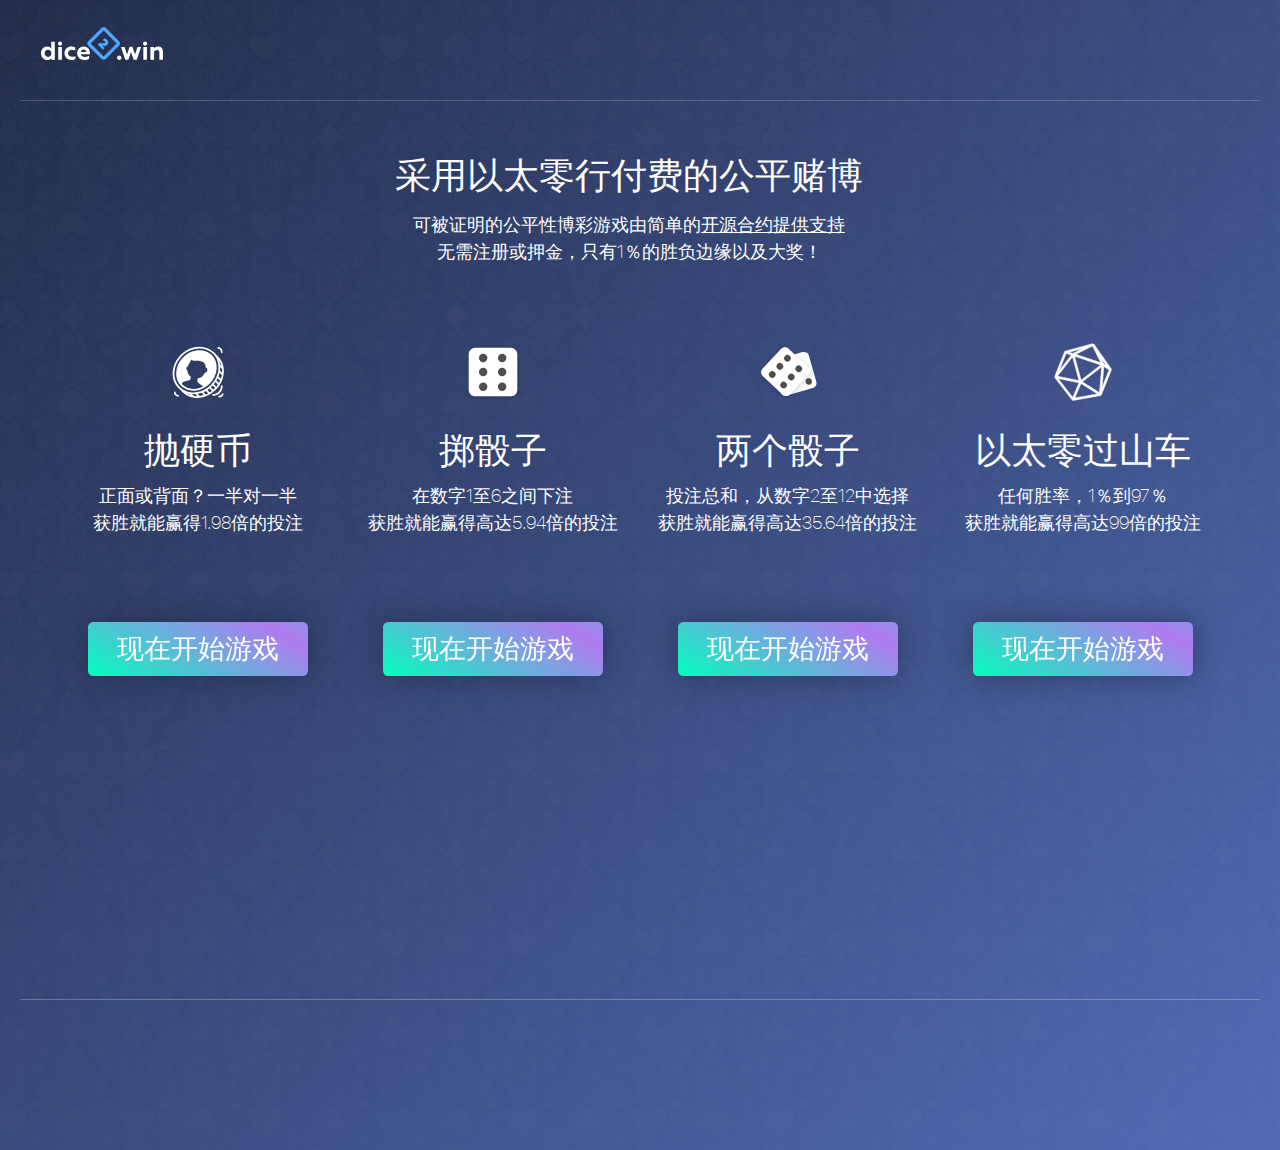
<file: index.html>
<!DOCTYPE html>
<!-- saved from url=(0018)https://dice2.win/ -->
<html lang="en">

<head>
    <meta http-equiv="Content-Type" content="text/html; charset=UTF-8">
    <meta name="viewport" content="width=device-width,initial-scale=1,shrink-to-fit=no,minimum-scale=1,maximum-scale=1,user-scalable=no">
    <meta name="theme-color" content="#000000">
    <meta name="keywords" content="Ether, gambling, games, Ethereum, wei, finney, ether, ethereum gambling, de-centralized, de-centralised, gamble, Dapp, Ðapp, provably, fair, provably fair, crypto-currency, cryptocurrency, crypto, crypto-currency, cryptocurrency, bitcoin, hello james, etheroll, dicether, ethereum dice, tokenflip, etherflip">
    <meta name="description" content="Enjoy fair games on Ethereum with low house edge and jackpots! Play Ethereum dice, Coin Flip, Two Dice and Etheroll now!">
    <!-- <link rel="manifest" href="https://dice2.win/manifest.json"> -->
    <!-- <link rel="apple-touch-icon" sizes="180x180" href="https://dice2.win/favicon/apple-touch-icon.png">
    <link rel="icon" type="image/png" sizes="32x32" href="https://dice2.win/favicon/favicon-32x32.png">
    <link rel="icon" type="image/png" sizes="16x16" href="https://dice2.win/favicon/favicon-16x16.png"> -->
    <link rel="manifest" href="https://dice2.win/favicon/site.webmanifest">
    <meta name="msapplication-TileColor" content="#da532c">
    <link rel="stylesheet" href="out/main_coin.js">
    <meta name="theme-color" content="#ffffff">
    <title>dice2.win</title>
    <style type="text/css">
    @keyframes blinker {
        50% {
            opacity: 0.5;
        }
    }

    @keyframes opacity-appearance {
        0% {
            opacity: 0;
        }

        100% {
            opacity: 1;
        }
    }

    @keyframes opacity-appeared {
        0% {
            opacity: 1;
        }

        100% {
            opacity: 1;
        }
    }

    @-webkit-keyframes loading-spin {
        from {
            transform: rotateZ(0deg);
        }

        to {
            transform: rotateZ(360deg);
        }
    }

    @-moz-keyframes loading-spin {
        from {
            transform: rotateZ(0deg);
        }

        to {
            transform: rotateZ(360deg);
        }
    }

    @keyframes loading-spin {
        from {
            transform: rotateZ(0deg);
        }

        to {
            transform: rotateZ(360deg);
        }
    }

    @-webkit-keyframes loading-ether {
        from {
            opacity: 0.7;
            transform: scale3d(1, 1, 1);
        }

        50% {
            opacity: 1;
            transform: scale3d(1.2, 1.2, 1.2);
        }

        to {
            opacity: 0.7;
            transform: scale3d(1, 1, 1);
        }
    }

    @-moz-keyframes loading-ether {
        from {
            opacity: 0.7;
            transform: scale3d(1, 1, 1);
        }

        50% {
            opacity: 1;
            transform: scale3d(1.2, 1.2, 1.2);
        }

        to {
            opacity: 0.7;
            transform: scale3d(1, 1, 1);
        }
    }

    @keyframes loading-ether {
        from {
            opacity: 0.7;
            transform: scale3d(1, 1, 1);
        }

        50% {
            opacity: 1;
            transform: scale3d(1.2, 1.2, 1.2);
        }

        to {
            opacity: 0.7;
            transform: scale3d(1, 1, 1);
        }
    }

    .ethers {
        font-family: 'Tex Gyre Cursor';
    }

    .ethers>small {
        font-family: 'San Francisco Display Thin';
        font-size: 1em;
        padding-left: 0.25em;
    }

    @keyframes acid-button-loop {
        0% {
            background-position: 0% 0%;
        }

        100% {
            background-position: 200% 0%;
        }
    }

    .home {
        width: calc(100% - 40px);
        float: left;
        margin-left: 20px;
        position: relative;
        margin-top: 3em;
        color: white;
    }

    .home>h1 {
        width: calc(100% - 40px);
        float: left;
        margin-left: 20px;
        color: #fff;
        font-family: "San Francisco Display Thin";
        font-weight: 200;
        font-size: 36px;
        margin: 0.25em;
        margin-bottom: 0.5em;
        padding: 0 10em;
        text-align: center;
        box-sizing: border-box;
    }

    .home>h2 {
        width: calc(100% - 40px);
        float: left;
        margin-left: 20px;
        color: #fff;
        font-family: "San Francisco Display Thin";
        font-weight: 200;
        font-size: 18px;
        margin: 0;
        margin-left: 0.5em;
        margin-bottom: 2.5em;
        padding: 0 10em;
        text-align: center;
        box-sizing: border-box;
        line-height: 1.5em;
    }

    .home>h2>a {
        color: #fff;
        font-family: "San Francisco Display Thin";
        font-weight: 200;
        font-size: 1em;
    }

    .home>section {
        display: block;
        clear: both;
        margin: 0 -20px 2em -20px;
    }

    .home>section.loading>ul>li {
        position: relative;
    }

    .home>section.loading>ul>li::before {
        content: ' ';
        display: block;
        width: 50px;
        height: 50px;
        left: 50%;
        top: 50%;
        margin: -15px 0 0 -25px;
        position: absolute;
        background-size: contain;
        background-repeat: no-repeat;
        background-image: url([data-uri]);
        border: none;
        opacity: 0.2;
        -webkit-animation: loading-spin 5.5s 0s linear infinite;
        -moz-animation: loading-spin 5.5s 0s linear infinite;
        animation: loading-spin 5.5s 0s linear infinite;
    }

    .home>section.loading>ul>li>label {
        visibility: hidden;
    }

    .home>section.loading>ul>li>ul {
        visibility: hidden;
    }

    .home>section.loading>ul>li>span {
        visibility: hidden;
    }

    .home>section>ul {
        text-align: center;
    }

    .home>section>ul>li {
        display: inline-block;
        width: 250px;
        background: rgba(186, 237, 255, 0.2);
        padding: 1em;
        margin: 1em;
        border-radius: 10px;
        vertical-align: top;
        height: 135px;
    }

    .home>section>ul>li>h3 {
        color: #fff;
        font-family: "San Francisco Display Thin";
        font-weight: 200;
        font-size: 1em;
        opacity: 0.5;
    }

    .home>section>ul>li>label {
        color: white;
        font-family: "Tex Gyre Cursor";
        font-weight: 200;
        font-size: 50px;
        display: block;
        margin: 0.5em 0;
    }

    .home>section>ul>li>label>small {
        font-size: 0.5em;
        margin-left: 0.3em;
    }

    .home>section>ul>li>span {
        color: #fff;
        font-family: "San Francisco Display Thin";
        font-weight: 200;
        font-size: 1em;
        opacity: 0.5;
    }

    .home>section>ul>li>span>a {
        color: white;
    }

    .home>section>ul>li>ul {
        margin: 2px 0 0 0;
        position: relative;
        top: 5px;
    }

    .home>section>ul>li>ul>li {
        line-height: 2em;
    }

    .home>section>ul>li>ul>li>img {
        display: inline-block;
        width: 2em;
        height: 2em;
        vertical-align: middle;
        margin-right: 0.5em;
        position: relative;
        top: 2px;
    }

    .home>section>ul>li>ul>li>h5 {
        display: inline-block;
        color: #fff;
        font-family: "San Francisco Display Thin";
        font-weight: 200;
        font-size: 14px;
        margin-right: 1em;
        position: relative;
        top: 1px;
        vertical-align: middle;
        width: 70px;
        text-align: left;
        color: #FFDF66;
    }

    .home>section>ul>li>ul>li>h5>a {
        color: #fff;
        font-family: "San Francisco Display Thin";
        font-weight: 200;
        font-size: 14px;
        color: #FFDF66;
    }

    .home>section>ul>li>ul>li>label {
        color: white;
        font-family: "Tex Gyre Cursor";
        font-weight: 200;
        font-size: 27px;
        vertical-align: middle;
        width: 100px;
        display: inline-block;
    }

    .home>section>ul>li>ul>li>label>small {
        font-size: 0.5em;
        margin-left: 0.3em;
    }

    .home .games {
        width: calc(100% - 40px);
        float: left;
        margin-left: 20px;
        left: calc(0% - 20px + 20px);
        position: relative;
    }

    .home .games>li {
        color: white;
        text-align: center;
        padding-bottom: 3em;
        cursor: pointer;
        width: calc(25% - 25px);
        float: left;
        margin-left: 20px;
    }

    .home .games>li.coin-flip {
        position: relative;
    }

    .home .games>li.coin-flip>a::before {
        background-image: url([data-uri]);
    }

    .home .games>li.one-dice {
        position: relative;
    }

    .home .games>li.one-dice>a::before {
        background-image: url([data-uri]);
    }

    .home .games>li.two-dice {
        position: relative;
    }

    .home .games>li.two-dice>a::before {
        background-image: url([data-uri]);
    }

    .home .games>li.etheroll {
        position: relative;
    }

    .home .games>li.etheroll>a::before {
        background-image: url([data-uri]);
    }

    .home .games>li>a {
        text-decoration: none;
        color: white;
    }

    .home .games>li>a::before {
        content: ' ';
        display: block;
        position: absolute;
        width: 100%;
        height: 100%;
        left: 0;
        top: 0;
        z-index: -1;
        position: static;
        width: 90px;
        height: 90px;
        background-repeat: no-repeat;
        background-position: center center;
        background-size: contain;
        margin: 1em auto 1em auto;
        pointer-events: none;
    }

    .home .games>li>a>h1 {
        font-family: "San Francisco Display Medium";
        font-size: 36px;
        margin-bottom: 0.5em;
        height: 1em;
    }

    .home .games>li>a>span {
        font-family: "San Francisco Display Thin";
        font-size: 18px;
        display: block;
        margin-bottom: 0.5em;
    }

    .home .games>li>a>label {
        transition: background-position 1s ease, background-size 1s ease;
        background-image: linear-gradient(30deg, #00ffbd 0%, #4cc6d3 20%, #af7bf0 50%, #4cc6d3 80%, #00ffbd 100%);
        box-shadow: 0 0 30px 0 rgba(24, 31, 49, 0.5);
        background-size: 200% 100%;
        background-repeat: repeat;
        transform: translateZ(0);
        display: block;
        margin: 0 auto 0 auto;
        width: 80%;
        font-family: "San Francisco Display Thin";
        color: white;
        text-decoration: none;
        font-size: 27px;
        text-align: center;
        height: 2em;
        line-height: 2em;
        border-radius: 0.2em;
        position: relative;
        top: 1em;
        cursor: pointer;
    }

    .home .games>li>a>label:hover {
        background-position: 50% 0%;
        background-size: 800% 100%;
    }

    .home .games::after {
        clear: both;
        content: "";
        display: block;
    }

    .home::after {
        clear: both;
        content: "";
        display: block;
    }

    @media screen and (max-width: 800px) {
        .home {
            margin: 0;
            padding: 10px 20px 20px;
            display: block;
        }

        .home>h1 {
            display: block;
            position: static;
            float: none;
            left: 0;
            margin: 0;
            padding: 0;
            width: auto;
            margin: 20px 0;
            text-align: center;
            font-size: 25px;
        }

        .home>section>ul>li {
            display: block;
            width: auto;
            box-sizing: border-box;
            margin: 15px 20px;
            height: 165px;
        }

        .home>section>ul>li:nth-child(1) {
            display: none;
        }

        .home>section>ul>li:nth-child(2) {
            display: none;
        }

        .home>h2 {
            display: block;
            position: static;
            float: none;
            left: 0;
            margin: 0;
            padding: 0;
            width: auto;
            margin: 0 30px;
            text-align: center;
            font-size: 16px;
        }

        .home ul.games {
            display: block;
            position: static;
            float: none;
            left: 0;
            margin: 0;
            padding: 0;
            width: auto;
            margin-top: 30px;
        }

        .home ul.games>li {
            display: block;
            position: static;
            float: none;
            left: 0;
            margin: 0;
            padding: 0;
            width: auto;
            position: relative;
            padding-left: 65px;
            height: 75px;
            margin-bottom: 15px;
            border-bottom: 1px solid rgba(255, 255, 255, 0.25);
        }

        .home ul.games>li>a::after {
            display: none !important;
        }

        .home ul.games>li>a::before {
            position: absolute;
            top: -5px;
            left: -10px;
            width: 70px;
            height: 70px;
            margin: 0;
        }

        .home ul.games>li>a h1 {
            text-align: left;
            font-size: 22px;
            margin-bottom: 5px;
        }

        .home ul.games>li>a span {
            text-align: left;
            font-size: 9px;
            margin-bottom: 0px;
        }

        .home ul.games>li>a label {
            font-size: 16px !important;
            width: 105px;
            position: absolute;
            top: 50%;
            right: 0px;
            margin-top: -22px;
            box-shadow: none;
        }

        .home ul.games>li:last-child {
            border-bottom: none;
        }
    }
    </style>
    <style type="text/css">
    @keyframes blinker {
        50% {
            opacity: 0.5;
        }
    }

    @keyframes opacity-appearance {
        0% {
            opacity: 0;
        }

        100% {
            opacity: 1;
        }
    }

    @keyframes opacity-appeared {
        0% {
            opacity: 1;
        }

        100% {
            opacity: 1;
        }
    }

    @-webkit-keyframes loading-spin {
        from {
            transform: rotateZ(0deg);
        }

        to {
            transform: rotateZ(360deg);
        }
    }

    @-moz-keyframes loading-spin {
        from {
            transform: rotateZ(0deg);
        }

        to {
            transform: rotateZ(360deg);
        }
    }

    @keyframes loading-spin {
        from {
            transform: rotateZ(0deg);
        }

        to {
            transform: rotateZ(360deg);
        }
    }

    @-webkit-keyframes loading-ether {
        from {
            opacity: 0.7;
            transform: scale3d(1, 1, 1);
        }

        50% {
            opacity: 1;
            transform: scale3d(1.2, 1.2, 1.2);
        }

        to {
            opacity: 0.7;
            transform: scale3d(1, 1, 1);
        }
    }

    @-moz-keyframes loading-ether {
        from {
            opacity: 0.7;
            transform: scale3d(1, 1, 1);
        }

        50% {
            opacity: 1;
            transform: scale3d(1.2, 1.2, 1.2);
        }

        to {
            opacity: 0.7;
            transform: scale3d(1, 1, 1);
        }
    }

    @keyframes loading-ether {
        from {
            opacity: 0.7;
            transform: scale3d(1, 1, 1);
        }

        50% {
            opacity: 1;
            transform: scale3d(1.2, 1.2, 1.2);
        }

        to {
            opacity: 0.7;
            transform: scale3d(1, 1, 1);
        }
    }

    .ethers {
        font-family: 'Tex Gyre Cursor';
    }

    .ethers>small {
        font-family: 'San Francisco Display Thin';
        font-size: 1em;
        padding-left: 0.25em;
    }

    @keyframes acid-button-loop {
        0% {
            background-position: 0% 0%;
        }

        100% {
            background-position: 200% 0%;
        }
    }

    .bets>.quick-bets {
        margin-bottom: 10px;
    }

    .bets>.quick-bets>button {
        border: none;
        display: inline-block;
        width: 65px;
        height: 35px;
        background: #5B74AE;
        text-align: center;
        border-radius: 8px;
        margin-right: 10px;
        color: white;
        font-family: "Tex Gyre Cursor";
        font-weight: 200;
        font-size: 16px;
    }

    .bets>.quick-bets>button:hover {
        text-decoration: underline;
    }

    .bets>.quick-bets>button:last-of-type {
        margin-right: 0px;
    }

    .bets>.quick-bets>button.disabled {
        opacity: 0.25;
    }

    .bets>.quick-bets>button.disabled:hover {
        text-decoration: none;
        cursor: default;
    }

    .bets>.field {
        white-space: nowrap;
    }

    .bets>.field>button {
        background: none;
        border: none;
        text-align: center;
        display: inline-block;
        width: 65px;
        height: 75px;
        line-height: 75px;
        vertical-align: middle;
        -webkit-touch-callout: none;
        -webkit-user-select: none;
        color: #fff;
        font-family: "San Francisco Display Thin";
        font-weight: 200;
        font-size: 40px;
    }

    .bets>.field>input {
        background: none;
        border: 1px solid white;
        width: 215px;
        height: 75px;
        border-radius: 8px;
        line-height: 75px;
        text-align: center;
        vertical-align: middle;
        color: white;
        font-family: "Tex Gyre Cursor";
        font-weight: 200;
        font-size: 40px;
    }

    .bets>.field>span {
        margin-top: 10px;
        display: block;
        opacity: 0.6;
        color: #fff;
        font-family: "San Francisco Display Thin";
        font-weight: 200;
        font-size: 14px;
    }

    .bets button {
        cursor: pointer;
    }

    .bets button:focus {
        outline: none;
    }

    @media screen and (max-width: 800px) {
        .bets>.quick-bets {
            margin-bottom: 0px;
        }

        .bets>.quick-bets>button {
            height: 30px;
        }

        .bets>.field>button {
            width: 45px;
            box-sizing: border-box;
            padding: 0;
        }

        .bets>.field>input {
            width: 182px;
            height: 35px;
            font-size: 30px;
            line-height: 35px;
        }

        .bets>.field>span {
            margin-top: 0;
        }
    }
    </style>
    <style type="text/css">
    @keyframes blinker {
        50% {
            opacity: 0.5;
        }
    }

    @keyframes opacity-appearance {
        0% {
            opacity: 0;
        }

        100% {
            opacity: 1;
        }
    }

    @keyframes opacity-appeared {
        0% {
            opacity: 1;
        }

        100% {
            opacity: 1;
        }
    }

    @-webkit-keyframes loading-spin {
        from {
            transform: rotateZ(0deg);
        }

        to {
            transform: rotateZ(360deg);
        }
    }

    @-moz-keyframes loading-spin {
        from {
            transform: rotateZ(0deg);
        }

        to {
            transform: rotateZ(360deg);
        }
    }

    @keyframes loading-spin {
        from {
            transform: rotateZ(0deg);
        }

        to {
            transform: rotateZ(360deg);
        }
    }

    @-webkit-keyframes loading-ether {
        from {
            opacity: 0.7;
            transform: scale3d(1, 1, 1);
        }

        50% {
            opacity: 1;
            transform: scale3d(1.2, 1.2, 1.2);
        }

        to {
            opacity: 0.7;
            transform: scale3d(1, 1, 1);
        }
    }

    @-moz-keyframes loading-ether {
        from {
            opacity: 0.7;
            transform: scale3d(1, 1, 1);
        }

        50% {
            opacity: 1;
            transform: scale3d(1.2, 1.2, 1.2);
        }

        to {
            opacity: 0.7;
            transform: scale3d(1, 1, 1);
        }
    }

    @keyframes loading-ether {
        from {
            opacity: 0.7;
            transform: scale3d(1, 1, 1);
        }

        50% {
            opacity: 1;
            transform: scale3d(1.2, 1.2, 1.2);
        }

        to {
            opacity: 0.7;
            transform: scale3d(1, 1, 1);
        }
    }

    .ethers {
        font-family: 'Tex Gyre Cursor';
    }

    .ethers>small {
        font-family: 'San Francisco Display Thin';
        font-size: 1em;
        padding-left: 0.25em;
    }

    @keyframes acid-button-loop {
        0% {
            background-position: 0% 0%;
        }

        100% {
            background-position: 200% 0%;
        }
    }

    .returns .odds {
        text-align: center;
        margin-top: 40px;
    }

    .returns .odds>h3 {
        margin-bottom: 10px;
        color: #fff;
        font-family: "San Francisco Display Thin";
        font-weight: 200;
        font-size: 18px;
    }

    .returns .odds>span {
        display: block;
        line-height: 50px;
        color: white;
        font-family: "Tex Gyre Cursor";
        font-weight: 200;
        font-size: 40px;
    }

    @media screen and (max-width: 800px) {
        .returns .odds {
            margin-top: 0;
        }

        .returns .odds>h3 {
            display: none;
        }

        .returns .odds>span {
            background: rgba(255, 255, 255, 0.25);
            width: 60px;
            height: 60px;
            border-radius: 30px;
            font-size: 13px;
            line-height: 60px;
            position: absolute;
            left: 50%;
            margin-left: -30px;
            box-shadow: 0 0 10px #2a365a;
        }
    }
    </style>
    <style type="text/css">
    @keyframes blinker {
        50% {
            opacity: 0.5;
        }
    }

    @keyframes opacity-appearance {
        0% {
            opacity: 0;
        }

        100% {
            opacity: 1;
        }
    }

    @keyframes opacity-appeared {
        0% {
            opacity: 1;
        }

        100% {
            opacity: 1;
        }
    }

    @-webkit-keyframes loading-spin {
        from {
            transform: rotateZ(0deg);
        }

        to {
            transform: rotateZ(360deg);
        }
    }

    @-moz-keyframes loading-spin {
        from {
            transform: rotateZ(0deg);
        }

        to {
            transform: rotateZ(360deg);
        }
    }

    @keyframes loading-spin {
        from {
            transform: rotateZ(0deg);
        }

        to {
            transform: rotateZ(360deg);
        }
    }

    @-webkit-keyframes loading-ether {
        from {
            opacity: 0.7;
            transform: scale3d(1, 1, 1);
        }

        50% {
            opacity: 1;
            transform: scale3d(1.2, 1.2, 1.2);
        }

        to {
            opacity: 0.7;
            transform: scale3d(1, 1, 1);
        }
    }

    @-moz-keyframes loading-ether {
        from {
            opacity: 0.7;
            transform: scale3d(1, 1, 1);
        }

        50% {
            opacity: 1;
            transform: scale3d(1.2, 1.2, 1.2);
        }

        to {
            opacity: 0.7;
            transform: scale3d(1, 1, 1);
        }
    }

    @keyframes loading-ether {
        from {
            opacity: 0.7;
            transform: scale3d(1, 1, 1);
        }

        50% {
            opacity: 1;
            transform: scale3d(1.2, 1.2, 1.2);
        }

        to {
            opacity: 0.7;
            transform: scale3d(1, 1, 1);
        }
    }

    .ethers {
        font-family: 'Tex Gyre Cursor';
    }

    .ethers>small {
        font-family: 'San Francisco Display Thin';
        font-size: 1em;
        padding-left: 0.25em;
    }

    @keyframes acid-button-loop {
        0% {
            background-position: 0% 0%;
        }

        100% {
            background-position: 200% 0%;
        }
    }

    .web3-required {
        box-sizing: border-box;
        background: rgba(255, 255, 255, 0.25);
        padding: 30px 10px;
        border-radius: 10px;
        margin-top: 20px;
    }

    .web3-required>h1 {
        color: #fff;
        font-family: "San Francisco Display Thin";
        font-weight: 200;
        font-size: 35px;
        margin: 0px 0px 20px 0;
        line-height: 40px;
    }

    .web3-required>h1:before {
        content: ' ';
        display: inline-block;
        width: 40px;
        height: 40px;
        background: url([data-uri]) no-repeat;
        background-size: cover;
        vertical-align: middle;
        margin-right: 10px;
        margin-top: -8px;
    }

    .web3-required>p {
        color: #fff;
        font-family: "San Francisco Display Thin";
        font-weight: 200;
        font-size: 18px;
    }

    .web3-required>a {
        display: block;
        border: 1px solid white;
        border-radius: 8px;
        padding: 10px;
        margin: 0 50px;
        margin-top: 30px;
        text-decoration: none;
        transition: background-color 0.25s ease-in-out;
        color: #fff;
        font-family: "San Francisco Display Thin";
        font-weight: 200;
        font-size: 18px;
    }

    .web3-required>a:hover {
        background-color: rgba(255, 255, 255, 0.3);
    }

    .web3-required>.mobile {
        display: none;
    }

    @media screen and (max-width: 800px) {
        .web3-required {
            padding: 30px;
            cursor: pointer;
        }

        .web3-required>*:not(.mobile) {
            display: none;
        }

        .web3-required>h1 {
            font-size: 25px;
        }

        .web3-required>h1:before {
            display: block;
            width: 80px;
            height: 80px;
            background-image: url([data-uri]);
            border-radius: 10px;
            margin: 0 auto 20px auto;
        }

        .web3-required>p {
            font-size: 16px;
        }

        .web3-required>.mobile {
            display: block;
        }
    }
    </style>
    <style type="text/css">
    @keyframes blinker {
        50% {
            opacity: 0.5;
        }
    }

    @keyframes opacity-appearance {
        0% {
            opacity: 0;
        }

        100% {
            opacity: 1;
        }
    }

    @keyframes opacity-appeared {
        0% {
            opacity: 1;
        }

        100% {
            opacity: 1;
        }
    }

    @-webkit-keyframes loading-spin {
        from {
            transform: rotateZ(0deg);
        }

        to {
            transform: rotateZ(360deg);
        }
    }

    @-moz-keyframes loading-spin {
        from {
            transform: rotateZ(0deg);
        }

        to {
            transform: rotateZ(360deg);
        }
    }

    @keyframes loading-spin {
        from {
            transform: rotateZ(0deg);
        }

        to {
            transform: rotateZ(360deg);
        }
    }

    @-webkit-keyframes loading-ether {
        from {
            opacity: 0.7;
            transform: scale3d(1, 1, 1);
        }

        50% {
            opacity: 1;
            transform: scale3d(1.2, 1.2, 1.2);
        }

        to {
            opacity: 0.7;
            transform: scale3d(1, 1, 1);
        }
    }

    @-moz-keyframes loading-ether {
        from {
            opacity: 0.7;
            transform: scale3d(1, 1, 1);
        }

        50% {
            opacity: 1;
            transform: scale3d(1.2, 1.2, 1.2);
        }

        to {
            opacity: 0.7;
            transform: scale3d(1, 1, 1);
        }
    }

    @keyframes loading-ether {
        from {
            opacity: 0.7;
            transform: scale3d(1, 1, 1);
        }

        50% {
            opacity: 1;
            transform: scale3d(1.2, 1.2, 1.2);
        }

        to {
            opacity: 0.7;
            transform: scale3d(1, 1, 1);
        }
    }

    .ethers {
        font-family: 'Tex Gyre Cursor';
    }

    .ethers>small {
        font-family: 'San Francisco Display Thin';
        font-size: 1em;
        padding-left: 0.25em;
    }

    @keyframes acid-button-loop {
        0% {
            background-position: 0% 0%;
        }

        100% {
            background-position: 200% 0%;
        }
    }

    .place-bet>button {
        transition: background-position 1s ease, background-size 1s ease;
        background-image: linear-gradient(30deg, #00ffbd 0%, #4cc6d3 20%, #af7bf0 50%, #4cc6d3 80%, #00ffbd 100%);
        box-shadow: 0 0 30px 0 rgba(24, 31, 49, 0.5);
        background-size: 200% 100%;
        background-repeat: repeat;
        transform: translateZ(0);
        color: #fff;
        font-family: "San Francisco Display Thin";
        font-weight: 200;
        font-size: 35px;
        text-align: center;
        border: none;
        border-radius: 8px;
        width: 310px;
        height: 75px;
        cursor: pointer;
        margin-top: 40px;
    }

    .place-bet>button:hover {
        background-position: 50% 0%;
        background-size: 800% 100%;
    }

    .place-bet>p {
        margin-top: 1em;
        color: #fff;
        font-family: "San Francisco Display Thin";
        font-weight: 200;
        font-size: 14px;
        color: white;
        opacity: 0.6;
    }

    @media screen and (max-width: 800px) {
        .place-bet>button {
            font-size: 25px;
            width: 100%;
            display: block;
            height: 50px;
            margin-top: 20px;
        }
    }
    </style>
    <style type="text/css">
    @keyframes blinker {
        50% {
            opacity: 0.5;
        }
    }

    @keyframes opacity-appearance {
        0% {
            opacity: 0;
        }

        100% {
            opacity: 1;
        }
    }

    @keyframes opacity-appeared {
        0% {
            opacity: 1;
        }

        100% {
            opacity: 1;
        }
    }

    @-webkit-keyframes loading-spin {
        from {
            transform: rotateZ(0deg);
        }

        to {
            transform: rotateZ(360deg);
        }
    }

    @-moz-keyframes loading-spin {
        from {
            transform: rotateZ(0deg);
        }

        to {
            transform: rotateZ(360deg);
        }
    }

    @keyframes loading-spin {
        from {
            transform: rotateZ(0deg);
        }

        to {
            transform: rotateZ(360deg);
        }
    }

    @-webkit-keyframes loading-ether {
        from {
            opacity: 0.7;
            transform: scale3d(1, 1, 1);
        }

        50% {
            opacity: 1;
            transform: scale3d(1.2, 1.2, 1.2);
        }

        to {
            opacity: 0.7;
            transform: scale3d(1, 1, 1);
        }
    }

    @-moz-keyframes loading-ether {
        from {
            opacity: 0.7;
            transform: scale3d(1, 1, 1);
        }

        50% {
            opacity: 1;
            transform: scale3d(1.2, 1.2, 1.2);
        }

        to {
            opacity: 0.7;
            transform: scale3d(1, 1, 1);
        }
    }

    @keyframes loading-ether {
        from {
            opacity: 0.7;
            transform: scale3d(1, 1, 1);
        }

        50% {
            opacity: 1;
            transform: scale3d(1.2, 1.2, 1.2);
        }

        to {
            opacity: 0.7;
            transform: scale3d(1, 1, 1);
        }
    }

    .ethers {
        font-family: 'Tex Gyre Cursor';
    }

    .ethers>small {
        font-family: 'San Francisco Display Thin';
        font-size: 1em;
        padding-left: 0.25em;
    }

    @keyframes acid-button-loop {
        0% {
            background-position: 0% 0%;
        }

        100% {
            background-position: 200% 0%;
        }
    }

    .bet-return {
        text-align: center;
        margin-top: 60px;
    }

    .bet-return>h3 {
        margin-bottom: 10px;
        color: #fff;
        font-family: "San Francisco Display Thin";
        font-weight: 200;
        font-size: 18px;
    }

    .bet-return>span {
        display: block;
        line-height: 50px;
        color: white;
        font-family: "Tex Gyre Cursor";
        font-weight: 200;
        font-size: 40px;
    }

    .bet-return>span:before {
        content: ' ';
        display: inline-block;
        width: 60px;
        height: 70px;
        background: url([data-uri]) no-repeat;
        background-size: contain;
        vertical-align: middle;
    }

    .bet-return>i {
        color: lightgray;
        font-family: "San Francisco Display Thin";
        font-weight: 200;
        font-size: 14px;
        display: block;
        padding-top: 0.5em;
    }

    .bet-return>label {
        display: block;
        color: #6BDC6E;
        font-family: "San Francisco Display Thin";
        font-weight: 200;
        font-size: 18px;
    }

    .bet-return>label>span {
        font-family: 'Tex Gyre Cursor';
    }

    .bet-return>label>small {
        font-size: 0.75em;
    }

    @media screen and (max-width: 800px) {
        section.returns {
            padding: 30px 0 !important;
        }

        section.returns .bet-return {
            display: inline-block;
            vertical-align: top;
            width: 50%;
            margin: 0;
            text-align: left;
        }

        section.returns .bet-return>h3 {
            font-size: 14px;
            margin-bottom: 5px;
        }

        section.returns .bet-return>span {
            line-height: 35px;
            font-size: 20px;
        }

        section.returns .bet-return>span:before {
            width: 30px;
            height: 30px;
            margin-left: -6px;
            margin-top: -5px;
        }

        section.returns .bet-return>label {
            font-size: 14px;
        }

        section.returns .jackpot {
            display: inline-block;
            vertical-align: top;
            width: 50%;
            margin: 0;
            text-align: right;
        }

        section.returns .jackpot>h3 {
            font-size: 14px;
            margin-bottom: 5px;
        }

        section.returns .jackpot>span {
            line-height: 35px;
            font-size: 20px;
        }

        section.returns .jackpot>span:before {
            width: 30px;
            height: 30px;
        }

        section.returns .jackpot>label {
            font-size: 14px;
        }
    }
    </style>
    <style type="text/css">
    @keyframes blinker {
        50% {
            opacity: 0.5;
        }
    }

    @keyframes opacity-appearance {
        0% {
            opacity: 0;
        }

        100% {
            opacity: 1;
        }
    }

    @keyframes opacity-appeared {
        0% {
            opacity: 1;
        }

        100% {
            opacity: 1;
        }
    }

    @-webkit-keyframes loading-spin {
        from {
            transform: rotateZ(0deg);
        }

        to {
            transform: rotateZ(360deg);
        }
    }

    @-moz-keyframes loading-spin {
        from {
            transform: rotateZ(0deg);
        }

        to {
            transform: rotateZ(360deg);
        }
    }

    @keyframes loading-spin {
        from {
            transform: rotateZ(0deg);
        }

        to {
            transform: rotateZ(360deg);
        }
    }

    @-webkit-keyframes loading-ether {
        from {
            opacity: 0.7;
            transform: scale3d(1, 1, 1);
        }

        50% {
            opacity: 1;
            transform: scale3d(1.2, 1.2, 1.2);
        }

        to {
            opacity: 0.7;
            transform: scale3d(1, 1, 1);
        }
    }

    @-moz-keyframes loading-ether {
        from {
            opacity: 0.7;
            transform: scale3d(1, 1, 1);
        }

        50% {
            opacity: 1;
            transform: scale3d(1.2, 1.2, 1.2);
        }

        to {
            opacity: 0.7;
            transform: scale3d(1, 1, 1);
        }
    }

    @keyframes loading-ether {
        from {
            opacity: 0.7;
            transform: scale3d(1, 1, 1);
        }

        50% {
            opacity: 1;
            transform: scale3d(1.2, 1.2, 1.2);
        }

        to {
            opacity: 0.7;
            transform: scale3d(1, 1, 1);
        }
    }

    .ethers {
        font-family: 'Tex Gyre Cursor';
    }

    .ethers>small {
        font-family: 'San Francisco Display Thin';
        font-size: 1em;
        padding-left: 0.25em;
    }

    @keyframes acid-button-loop {
        0% {
            background-position: 0% 0%;
        }

        100% {
            background-position: 200% 0%;
        }
    }

    div.jackpot {
        text-align: center;
        margin-top: 60px;
    }

    div.jackpot>h3 {
        margin-bottom: 0px;
        color: #fff;
        font-family: "San Francisco Display Thin";
        font-weight: 200;
        font-size: 18px;
    }

    div.jackpot>span {
        display: block;
        line-height: 60px;
        color: white;
        font-family: "Tex Gyre Cursor";
        font-weight: 200;
        font-size: 40px;
    }

    div.jackpot>span:before {
        content: ' ';
        display: inline-block;
        width: 60px;
        height: 60px;
        background: url([data-uri]) no-repeat;
        background-size: contain;
        vertical-align: middle;
        line-height: 60px;
    }

    div.jackpot>span>small {
        margin-left: 0.3em;
        font-family: 'San Francisco Display Thin';
        font-size: 20px;
    }

    div.jackpot>label {
        display: block;
        color: #FF9999;
        font-family: "San Francisco Display Thin";
        font-weight: 200;
        font-size: 18px;
    }

    div.jackpot>label.qualified {
        color: #6BDC6E;
    }

    @media screen and (max-width: 800px) {
        div.jackpot>span>small {
            font-size: 12px;
        }
    }
    </style>
    <style type="text/css">
    @keyframes blinker {
        50% {
            opacity: 0.5;
        }
    }

    @keyframes opacity-appearance {
        0% {
            opacity: 0;
        }

        100% {
            opacity: 1;
        }
    }

    @keyframes opacity-appeared {
        0% {
            opacity: 1;
        }

        100% {
            opacity: 1;
        }
    }

    @-webkit-keyframes loading-spin {
        from {
            transform: rotateZ(0deg);
        }

        to {
            transform: rotateZ(360deg);
        }
    }

    @-moz-keyframes loading-spin {
        from {
            transform: rotateZ(0deg);
        }

        to {
            transform: rotateZ(360deg);
        }
    }

    @keyframes loading-spin {
        from {
            transform: rotateZ(0deg);
        }

        to {
            transform: rotateZ(360deg);
        }
    }

    @-webkit-keyframes loading-ether {
        from {
            opacity: 0.7;
            transform: scale3d(1, 1, 1);
        }

        50% {
            opacity: 1;
            transform: scale3d(1.2, 1.2, 1.2);
        }

        to {
            opacity: 0.7;
            transform: scale3d(1, 1, 1);
        }
    }

    @-moz-keyframes loading-ether {
        from {
            opacity: 0.7;
            transform: scale3d(1, 1, 1);
        }

        50% {
            opacity: 1;
            transform: scale3d(1.2, 1.2, 1.2);
        }

        to {
            opacity: 0.7;
            transform: scale3d(1, 1, 1);
        }
    }

    @keyframes loading-ether {
        from {
            opacity: 0.7;
            transform: scale3d(1, 1, 1);
        }

        50% {
            opacity: 1;
            transform: scale3d(1.2, 1.2, 1.2);
        }

        to {
            opacity: 0.7;
            transform: scale3d(1, 1, 1);
        }
    }

    .ethers {
        font-family: 'Tex Gyre Cursor';
    }

    .ethers>small {
        font-family: 'San Francisco Display Thin';
        font-size: 1em;
        padding-left: 0.25em;
    }

    @keyframes acid-button-loop {
        0% {
            background-position: 0% 0%;
        }

        100% {
            background-position: 200% 0%;
        }
    }

    section.history>div {
        background: #303f69;
        box-shadow: 0 0 30px 0 rgba(0, 0, 0, 0.2);
        width: 410px;
        height: 600px;
        float: right;
        box-sizing: border-box;
        position: relative;
        display: flex;
        flex-direction: column;
    }

    section.history>div>h3 {
        color: #fff;
        font-family: "San Francisco Display Thin";
        font-weight: 200;
        font-size: 30px;
        margin: 30px 20px 10px 20px;
    }

    section.history>div>h3>button {
        background: none;
        border: none;
        float: right;
        padding: 9px 15px;
        margin-right: -15px;
        border-radius: 5px;
        text-decoration: underline;
        cursor: pointer;
        outline: none !important;
        color: #fff;
        font-family: "San Francisco Display Thin";
        font-weight: 200;
        font-size: 12px;
    }

    section.history>div>h3>button.active {
        background: rgba(255, 255, 255, 0.25);
    }

    section.history>div>h5 {
        text-align: center;
        color: rgba(255, 255, 255, 0.25);
        font-family: "San Francisco Display Thin";
        font-weight: 200;
        font-size: 20px;
        margin: 220px 30px 10px 30px;
    }

    section.history>div>i {
        display: block;
        width: 50px;
        height: 50px;
        left: 50%;
        top: 50%;
        margin: -25px 0 0 -25px;
        position: absolute;
        background-size: contain;
        background-repeat: no-repeat;
        background-image: url([data-uri]);
        border: none;
        opacity: 0.2;
        -webkit-animation: loading-spin 5.5s 0s linear infinite;
        -moz-animation: loading-spin 5.5s 0s linear infinite;
        animation: loading-spin 5.5s 0s linear infinite;
    }

    section.history>div>div {
        overflow: hidden;
        width: 410px;
        height: 520px;
        position: relative;
    }

    section.history>div>div>header {
        margin: 0 20px 5px 20px;
        padding: 0 0 5px 0;
        border-bottom: 1px solid white;
        opacity: 0.5;
    }

    section.history>div>div>header label {
        display: inline-block;
        vertical-align: bottom;
        color: white;
        font-family: "San Francisco Display Thin";
        font-weight: 200;
        font-size: 14px;
    }

    section.history>div>div>header label.jackpot {
        background: url([data-uri]) no-repeat;
        background-size: 25px 25px;
        height: 20px;
    }

    section.history>div>div>header label:nth-child(1) {
        width: 100px;
    }

    section.history>div>div>header label:nth-child(2) {
        width: 45px;
    }

    section.history>div>div>header label:nth-child(3) {
        width: 70px;
        margin-right: 5px;
    }

    section.history>div>div>header label:nth-child(4) {
        width: 45px;
    }

    section.history>div>div>header label:nth-child(5) {
        width: 55px;
    }

    section.history>div>div>header label.jackpot {
        width: 40px;
        text-align: center;
        background-position-x: 7px;
    }

    section.history>div>div>.scrollbar-container {
        min-height: 380px;
        padding: 0 20px 0px 20px;
        margin: 0;
        height: 480px;
    }

    section.history>div>div>.scrollbar-container>ul {
        box-sizing: border-box;
    }

    section.history>div>div>.scrollbar-container>ul>li {
        position: relative;
        line-height: 14px;
        padding: 0;
        cursor: pointer;
        -webkit-animation: opacity-appearance 1s 0s ease-out;
        -moz-animation: opacity-appearance 1s 0s ease-out;
        animation: opacity-appearance 1s 0s ease-out;
    }

    section.history>div>div>.scrollbar-container>ul>li:hover::after {
        content: ' ';
        display: block;
        position: absolute;
        width: 100%;
        height: 100%;
        left: 0;
        top: 0;
        z-index: -1;
        background: rgba(255, 255, 255, 0.15);
        z-index: 1;
        padding: 0 20px;
        left: -20px;
    }

    section.history>div>div>.scrollbar-container>ul>li::before {
        content: ' ';
        display: block;
        position: absolute;
        width: 100%;
        height: 100%;
        left: 0;
        top: 0;
        z-index: -1;
        -webkit-animation: loading-spin 5.5s 0s linear infinite;
        -moz-animation: loading-spin 5.5s 0s linear infinite;
        animation: loading-spin 5.5s 0s linear infinite;
        width: 20px;
        height: 20px;
        top: 50%;
        margin-top: -10px;
        left: auto;
        right: 0;
        z-index: 1;
        background: transparent url([data-uri]) no-repeat center center;
        background-size: contain;
        opacity: 0.5;
    }

    section.history>div>div>.scrollbar-container>ul>li.pending>span.win {
        -webkit-animation: blinker 1s 0s linear infinite;
        -moz-animation: blinker 1s 0s linear infinite;
        animation: blinker 1s 0s linear infinite;
    }

    section.history>div>div>.scrollbar-container>ul>li.pending>div>table>tbody>tr:last-of-type {
        -webkit-animation: blinker 1s 0s linear infinite;
        -moz-animation: blinker 1s 0s linear infinite;
        animation: blinker 1s 0s linear infinite;
    }

    section.history>div>div>.scrollbar-container>ul>li.settled::before {
        display: none;
    }

    section.history>div>div>.scrollbar-container>ul>li.settled>span.win {
        color: white;
    }

    section.history>div>div>.scrollbar-container>ul>li.settled>span.lose {
        color: white;
    }

    section.history>div>div>.scrollbar-container>ul>li.settled>span.amount {
        color: white;
    }

    section.history>div>div>.scrollbar-container>ul>li:not(.settled)>span.lose {
        display: none;
    }

    section.history>div>div>.scrollbar-container>ul>li:not(.settled)>span.result {
        visibility: hidden;
    }

    section.history>div>div>.scrollbar-container>ul>li.won {
        color: #6BDC6E;
    }

    section.history>div>div>.scrollbar-container>ul>li.won .lose {
        display: none;
    }

    section.history>div>div>.scrollbar-container>ul>li.won .win {
        display: inline-block;
    }

    section.history>div>div>.scrollbar-container>ul>li.won>span.result>i.dice-option::after {
        background-color: #99FF99;
    }

    section.history>div>div>.scrollbar-container>ul>li.won>span.result>i.coin-option::before {
        content: ' ';
        display: block;
        position: absolute;
        width: 100%;
        height: 100%;
        left: 0;
        top: 0;
        z-index: -1;
        background-color: rgba(127, 255, 127, 0.25);
        border-radius: 100%;
    }

    section.history>div>div>.scrollbar-container>ul>li.won>span.result>strong {
        color: #aaffaa;
    }

    section.history>div>div>.scrollbar-container>ul>li>button {
        border: none;
        background: none;
        border: solid #aeaeae;
        border-width: 0 3px 3px 0;
        display: inline-block;
        padding: 3px;
        transform: rotateZ(-45deg);
        vertical-align: middle;
    }

    section.history>div>div>.scrollbar-container>ul>li>button.active {
        transform: rotateZ(45deg);
        transition: transform 1s linear;
    }

    section.history>div>div>.scrollbar-container>ul>li>div {
        padding: 20px 30px;
        margin: 10px -30px 0px -30px;
        background: rgba(0, 0, 0, 0.5);
        position: relative;
        z-index: 2;
    }

    section.history>div>div>.scrollbar-container>ul>li>div>table {
        color: #aeaeae;
        font-family: "San Francisco Display Thin";
        font-weight: 200;
        font-size: 12px;
        table-layout: fixed;
        width: 100%;
    }

    section.history>div>div>.scrollbar-container>ul>li>div>table>tbody>tr>td[data-uri] {
        text-decoration: underline;
        cursor: pointer;
    }

    section.history>div>div>.scrollbar-container>ul>li>div>table>tbody>tr>td:nth-child(1) {
        width: 100px;
    }

    section.history>div>div>.scrollbar-container>ul>li>div>table>tbody>tr>td:nth-child(2) {
        width: 180px;
        text-overflow: ellipsis;
        overflow: hidden;
        color: #ededed;
        padding: 5px 0;
    }

    section.history>div>div>.scrollbar-container>ul>li>span {
        display: inline-block;
        vertical-align: middle;
        box-sizing: border-box;
        line-height: 30px;
        color: #aeaeae;
        font-family: "San Francisco Display Thin";
        font-weight: 200;
        font-size: 14px;
    }

    section.history>div>div>.scrollbar-container>ul>li>span.address {
        text-overflow: ellipsis;
        overflow: hidden;
    }

    section.history>div>div>.scrollbar-container>ul>li>span.address.high-roller {
        color: #FFDF66;
    }

    section.history>div>div>.scrollbar-container>ul>li>span.address img {
        width: 25px;
        height: 25px;
        vertical-align: middle;
        margin-right: 5px;
    }

    section.history>div>div>.scrollbar-container>ul>li>span.amount {
        text-align: left;
    }

    section.history>div>div>.scrollbar-container>ul>li>span.coin-flip>i.coin-option {
        width: 30px;
        height: 30px;
        display: inline-block;
        position: absolute;
        top: 0;
        opacity: 0.9;
    }

    section.history>div>div>.scrollbar-container>ul>li>span.two-dice {
        font-size: 0.75em;
        white-space: nowrap;
        text-overflow: ellipsis;
        overflow: hidden;
    }

    section.history>div>div>.scrollbar-container>ul>li>span.dice.result>i.dice-option {
        width: 24px;
        height: 24px;
    }

    section.history>div>div>.scrollbar-container>ul>li>span.dice>i.dice-option {
        width: 12px;
        height: 12px;
        display: inline-block;
        position: relative;
        vertical-align: middle;
        top: -1px;
        opacity: 0.9;
    }

    section.history>div>div>.scrollbar-container>ul>li>span.two-dice.result>i.dice-option {
        width: 21px;
        height: 21px;
    }

    section.history>div>div>.scrollbar-container>ul>li>span.two-dice>i.dice-option {
        width: 12px;
        height: 12px;
        display: inline-block;
        position: relative;
        vertical-align: middle;
        top: -1px;
        opacity: 0.9;
    }

    section.history>div>div>.scrollbar-container>ul>li>span.result {
        display: inline-block;
        text-align: left;
    }

    section.history>div>div>.scrollbar-container>ul>li>span.result>i.coin-option::before {
        content: ' ';
        display: block;
        position: absolute;
        width: 100%;
        height: 100%;
        left: 0;
        top: 0;
        z-index: -1;
        background-color: transparent;
        border-radius: 100%;
    }

    section.history>div>div>.scrollbar-container>ul>li>span.result>i.dice-option::after {
        background-color: white;
    }

    section.history>div>div>.scrollbar-container>ul>li>span.result>strong {
        color: white;
        display: inline-block;
        width: 20px;
        font-family: 'San Francisco Display Medium';
    }

    section.history>div>div>.scrollbar-container>ul>li>span.lose {
        width: 55px;
        display: inline-block;
        text-align: left;
    }

    section.history>div>div>.scrollbar-container>ul>li>span.win {
        width: 55px;
        display: none;
        text-align: left;
    }

    section.history>div>div>.scrollbar-container>ul>li>span .ethers {
        font-size: 14px;
        position: relative;
        top: -1px;
    }

    section.history>div>div>.scrollbar-container>ul>li>span:nth-child(1) {
        width: 100px;
    }

    section.history>div>div>.scrollbar-container>ul>li>span:nth-child(2) {
        width: 45px;
    }

    section.history>div>div>.scrollbar-container>ul>li>span:nth-child(3) {
        width: 70px;
        margin-right: 5px;
    }

    section.history>div>div>.scrollbar-container>ul>li>span:nth-child(4) {
        width: 45px;
    }

    section.history>div>div>.scrollbar-container>ul>li>span:nth-child(5) {
        width: 55px;
    }

    section.history>div>div>.scrollbar-container>ul>li>span.jackpot {
        width: 40px;
        text-align: center;
        background-position-x: 7px;
    }

    section.history>div>div>.scrollbar-container>.ps__rail-y {
        right: 5px !important;
    }

    @media screen and (max-width: 800px) {
        section.history>div {
            background: none;
            box-shadow: none;
            position: relative;
            float: none;
            width: 100%;
            height: 627px;
            margin: 0;
            padding-top: 30px;
            border-top: 1px solid rgba(255, 255, 255, 0.5);
        }

        section.history>div h3 {
            margin: 0;
            margin-bottom: 10px;
            font-size: 20px;
            text-align: left;
        }

        section.history>div h3>button {
            margin: 0;
            margin-top: -5px;
            margin-right: 0px;
        }

        section.history>div>div {
            height: auto;
            margin: 0;
            width: auto;
        }

        section.history>div>div>header {
            margin: 0;
            border-bottom: none;
        }

        section.history>div>div>header>label:nth-child(6) {
            display: none;
        }

        section.history>div>div>div.scrollbar-container {
            padding: 0;
            margin: 0;
            height: auto;
            min-height: 0;
        }

        section.history>div>div>div.scrollbar-container>ul {
            height: auto;
        }

        section.history>div>div>div.scrollbar-container>ul>li>div {
            margin: 0;
            margin-top: 5px;
            padding: 10px;
        }

        section.history>div>div>div.scrollbar-container>ul>li>span:nth-child(7) {
            display: none;
        }

        section.history>div>div>.scrollbar-container>ul>li>button {
            position: absolute;
            right: 0.25em;
            top: 0.75em;
        }
    }
    </style>
    <style type="text/css">
    @charset "UTF-8";

    @keyframes blinker {
        50% {
            opacity: 0.5;
        }
    }

    @keyframes opacity-appearance {
        0% {
            opacity: 0;
        }

        100% {
            opacity: 1;
        }
    }

    @keyframes opacity-appeared {
        0% {
            opacity: 1;
        }

        100% {
            opacity: 1;
        }
    }

    @-webkit-keyframes loading-spin {
        from {
            transform: rotateZ(0deg);
        }

        to {
            transform: rotateZ(360deg);
        }
    }

    @-moz-keyframes loading-spin {
        from {
            transform: rotateZ(0deg);
        }

        to {
            transform: rotateZ(360deg);
        }
    }

    @keyframes loading-spin {
        from {
            transform: rotateZ(0deg);
        }

        to {
            transform: rotateZ(360deg);
        }
    }

    @-webkit-keyframes loading-ether {
        from {
            opacity: 0.7;
            transform: scale3d(1, 1, 1);
        }

        50% {
            opacity: 1;
            transform: scale3d(1.2, 1.2, 1.2);
        }

        to {
            opacity: 0.7;
            transform: scale3d(1, 1, 1);
        }
    }

    @-moz-keyframes loading-ether {
        from {
            opacity: 0.7;
            transform: scale3d(1, 1, 1);
        }

        50% {
            opacity: 1;
            transform: scale3d(1.2, 1.2, 1.2);
        }

        to {
            opacity: 0.7;
            transform: scale3d(1, 1, 1);
        }
    }

    @keyframes loading-ether {
        from {
            opacity: 0.7;
            transform: scale3d(1, 1, 1);
        }

        50% {
            opacity: 1;
            transform: scale3d(1.2, 1.2, 1.2);
        }

        to {
            opacity: 0.7;
            transform: scale3d(1, 1, 1);
        }
    }

    .ethers {
        font-family: 'Tex Gyre Cursor';
    }

    .ethers>small {
        font-family: 'San Francisco Display Thin';
        font-size: 1em;
        padding-left: 0.25em;
    }

    @keyframes acid-button-loop {
        0% {
            background-position: 0% 0%;
        }

        100% {
            background-position: 200% 0%;
        }
    }

    @-webkit-keyframes win-gloss-shine {
        from {
            opacity: 0;
            left: -100%;
        }

        50% {
            opacity: 0.35;
        }

        to {
            opacity: 0;
            left: 200%;
        }
    }

    @-moz-keyframes win-gloss-shine {
        from {
            opacity: 0;
            left: -100%;
        }

        50% {
            opacity: 0.35;
        }

        to {
            opacity: 0;
            left: 200%;
        }
    }

    @keyframes win-gloss-shine {
        from {
            opacity: 0;
            left: -100%;
        }

        50% {
            opacity: 0.35;
        }

        to {
            opacity: 0;
            left: 200%;
        }
    }

    @-webkit-keyframes win-shine {
        from {
            opacity: 0;
            background: rgba(255, 255, 255, 0.25);
            box-shadow: 0 0 25px 0 rgba(255, 255, 255, 0);
        }

        50% {
            opacity: 1;
            background: rgba(255, 255, 255, 0.35);
            box-shadow: 0 0 25px 0 rgba(255, 255, 255, 0.3);
        }

        to {
            background: rgba(255, 255, 255, 0.25);
            box-shadow: 0 0 25px 0 rgba(255, 255, 255, 0);
        }
    }

    @-moz-keyframes win-shine {
        from {
            opacity: 0;
            background: rgba(255, 255, 255, 0.25);
            box-shadow: 0 0 25px 0 rgba(255, 255, 255, 0);
        }

        50% {
            opacity: 1;
            background: rgba(255, 255, 255, 0.35);
            box-shadow: 0 0 25px 0 rgba(255, 255, 255, 0.3);
        }

        to {
            background: rgba(255, 255, 255, 0.25);
            box-shadow: 0 0 25px 0 rgba(255, 255, 255, 0);
        }
    }

    @keyframes win-shine {
        from {
            opacity: 0;
            background: rgba(255, 255, 255, 0.25);
            box-shadow: 0 0 25px 0 rgba(255, 255, 255, 0);
        }

        50% {
            opacity: 1;
            background: rgba(255, 255, 255, 0.35);
            box-shadow: 0 0 25px 0 rgba(255, 255, 255, 0.3);
        }

        to {
            background: rgba(255, 255, 255, 0.25);
            box-shadow: 0 0 25px 0 rgba(255, 255, 255, 0);
        }
    }

    .invisible {
        display: none;
    }

    .game-play {
        padding: 50px 20px;
        position: absolute;
        z-index: 10;
        left: 0;
        top: 0;
        width: 100%;
        height: 100%;
        box-sizing: border-box;
    }

    .game-play>h1 {
        color: #fff;
        font-family: "San Francisco Display Thin";
        font-weight: 200;
        font-size: 35px;
        margin-bottom: 20px;
    }

    .game-play>ul {
        color: #fff;
        font-family: "San Francisco Display Thin";
        font-weight: 200;
        font-size: 18px;
        margin: 0 auto 50px auto;
        text-align: left;
        width: 300px;
    }

    .game-play>ul>li {
        display: block;
        text-shadow: 0 0 10px gray;
        margin-bottom: 30px;
        position: relative;
        padding-left: 40px;
    }

    .game-play>ul>li::before {
        content: ' ';
        display: block;
        position: absolute;
        left: 0;
        top: 50%;
        margin-top: -15px;
        width: 30px;
        height: 30px;
        background-size: contain;
        background-repeat: no-repeat;
    }

    .game-play>ul>li.complete {
        color: #6BDC6E;
    }

    .game-play>ul>li.complete::before {
        background-image: url([data-uri]);
    }

    .game-play>ul>li.pending {
        opacity: 0.25;
    }

    .game-play>ul>li.pending+.pending::before {
        background-image: none;
    }

    .game-play>ul>li.pending::before {
        background-image: url([data-uri]);
        -webkit-animation: loading-spin 5.5s 0s linear infinite;
        -moz-animation: loading-spin 5.5s 0s linear infinite;
        animation: loading-spin 5.5s 0s linear infinite;
    }

    .game-play>ul>li.failed {
        color: red;
    }

    .game-play>ul>li>span {
        display: block;
    }

    .game-play>ul>li>a {
        color: #cecece;
        font-family: "San Francisco Display Thin";
        font-weight: 200;
        font-size: 12px;
        text-shadow: none;
    }

    .game-play>ul>li>small {
        color: #cecece;
        font-family: "San Francisco Display Thin";
        font-weight: 200;
        font-size: 12px;
        text-shadow: none;
    }

    .game-play>i {
        display: block;
        width: 200px;
        height: 200px;
        margin: 0px auto 0 auto;
        background-size: contain;
        background-position: center center;
        background-repeat: no-repeat;
        background-image: url([data-uri]);
        border: none;
        opacity: 0.5;
        -webkit-animation: loading-ether 2.5s 0s linear infinite;
        -moz-animation: loading-ether 2.5s 0s linear infinite;
        animation: loading-ether 2.5s 0s linear infinite;
    }

    .game-play>label {
        color: rgba(255, 255, 255, 0.5);
        font-family: "San Francisco Display Thin";
        font-weight: 200;
        font-size: 18px;
        margin-bottom: 1em;
        display: block;
        line-height: 1.5em;
        height: 3em;
    }

    .game-play>label[data-check-gas-price]::after {
        content: 'Taking too long? Retry with higher gas price';
        display: block;
        opacity: 0;
        animation-fill-mode: forwards;
        -webkit-animation: opacity-appearance 1s 120s ease-out, opacity-appeared 1s 121s infinite;
        -moz-animation: opacity-appearance 1s 120s ease-out, opacity-appeared 1s 121s infinite;
        animation: opacity-appearance 1s 120s ease-out, opacity-appeared 1s 121s infinite;
        color: #FFD700;
        font-size: 0.75em;
    }

    .game-play>.explanation {
        padding-top: 10px;
    }

    .game-play>.explanation>button {
        color: #fff;
        font-family: "San Francisco Display Thin";
        font-weight: 200;
        font-size: 14px;
        padding: 8px 20px;
        outline: none !important;
    }

    .game-play>.explanation>ul {
        text-align: left;
        margin-top: 30px;
        padding: 20px;
        background: rgba(255, 255, 255, 0.1);
        border-radius: 10px;
    }

    .game-play>.explanation>ul li {
        color: rgba(255, 255, 255, 0.5);
        font-family: "San Francisco Display Thin";
        font-weight: 200;
        font-size: 14px;
        padding-bottom: 5px;
        position: relative;
    }

    .game-play>.explanation>ul li::before {
        content: ' ';
        display: inline-block;
        width: 1.25em;
    }

    .game-play>.explanation>ul li>span>a {
        color: white;
        opacity: 0.75;
    }

    .game-play>.explanation>ul li:first-child.pending {
        padding-left: 1.25em;
    }

    .game-play>.explanation>ul li:first-child.pending::before {
        content: ' ';
        display: block;
        width: 16px;
        height: 16px;
        left: -3px;
        top: -2px;
        position: absolute;
        background-size: contain;
        background-repeat: no-repeat;
        background-image: url([data-uri]);
        border: none;
        opacity: 0.5;
        -webkit-animation: loading-spin 5.5s 0s linear infinite;
        -moz-animation: loading-spin 5.5s 0s linear infinite;
        animation: loading-spin 5.5s 0s linear infinite;
    }

    .game-play>.explanation>ul li.done {
        color: white;
    }

    .game-play>.explanation>ul li.done::before {
        content: '\2713';
    }

    .game-play>.explanation>ul li.done+.pending {
        padding-left: 1.25em;
    }

    .game-play>.explanation>ul li.done+.pending::before {
        content: ' ';
        display: block;
        width: 16px;
        height: 16px;
        left: -3px;
        top: -2px;
        position: absolute;
        background-size: contain;
        background-repeat: no-repeat;
        background-image: url([data-uri]);
        border: none;
        opacity: 0.5;
        -webkit-animation: loading-spin 5.5s 0s linear infinite;
        -moz-animation: loading-spin 5.5s 0s linear infinite;
        animation: loading-spin 5.5s 0s linear infinite;
    }

    .game-play button {
        display: block;
        border: 1px solid white;
        border-radius: 8px;
        padding: 10px 30px;
        margin: 0 auto;
        text-decoration: none;
        transition: background-color 0.25s ease-in-out;
        background: none;
        cursor: pointer;
        color: #fff;
        font-family: "San Francisco Display Thin";
        font-weight: 200;
        font-size: 18px;
    }

    .game-play button:hover {
        background-color: rgba(255, 255, 255, 0.3);
    }

    .game-play>canvas {
        position: absolute;
        width: 600px;
        height: 600px;
        left: 50%;
        top: 50%;
        transform: translate3d(-50%, -50%, 0);
        background: transparent;
        z-index: -1;
    }

    .game-play>.win {
        background: rgba(255, 255, 255, 0.25);
        padding: 1em;
        border-radius: 0.5em;
        margin: 1em 0 3em 0;
        position: relative;
        overflow: hidden;
        z-index: 10;
        -webkit-animation: win-shine 0.5s 0s linear;
        -moz-animation: win-shine 0.5s 0s linear;
        animation: win-shine 0.5s 0s linear;
    }

    .game-play>.win>.bet-result {
        padding-bottom: 1em;
        margin-top: 1.5em;
    }

    .game-play>.win>.bet-result>section {
        width: 50%;
        display: inline-block;
        box-sizing: border-box;
        padding: 1em;
        vertical-align: top;
    }

    .game-play>.win>.bet-result>section>h4 {
        color: #fff;
        font-family: "San Francisco Display Thin";
        font-weight: 200;
        font-size: 18px;
        margin-bottom: 0.5em;
    }

    .game-play>.win>.bet-result>section>span {
        display: inline-block;
        color: #fff;
        font-family: "San Francisco Display Thin";
        font-weight: 200;
        font-size: 48px;
        margin: 0.25em;
        width: 2em;
        height: 2em;
        line-height: 2em;
        background-size: contain;
        position: relative;
    }

    .game-play>.win>.bet-result>section>span.number {
        border-radius: 100%;
        background: rgba(255, 255, 255, 0.25);
    }

    .game-play>.win>.bet-result>section>span.dice {
        width: 1em;
        height: 1em;
        margin: 0.1em;
    }

    .game-play>.win>.bet-result>section>span.two-dice {
        background-image: url([data-uri]);
        width: 1.3em;
        height: 1.3em;
        margin: -0.1em;
    }

    .game-play>.win>.bet-result>section>span.two-dice:before {
        content: ' ';
        display: block;
        position: absolute;
        width: 100%;
        height: 100%;
        left: 0;
        top: 0;
        z-index: -1;
        color: black;
        font-family: "San Francisco Display Thin";
        font-weight: 200;
        font-size: 18px;
        z-index: 2;
        -webkit-transform: translateZ(1px);
        line-height: 60px;
        left: -3px;
    }

    .game-play>.win>.bet-result>section>span.two-dice.sum-2:before {
        content: "2";
    }

    .game-play>.win>.bet-result>section>span.two-dice.sum-3:before {
        content: "3";
    }

    .game-play>.win>.bet-result>section>span.two-dice.sum-4:before {
        content: "4";
    }

    .game-play>.win>.bet-result>section>span.two-dice.sum-5:before {
        content: "5";
    }

    .game-play>.win>.bet-result>section>span.two-dice.sum-6:before {
        content: "6";
    }

    .game-play>.win>.bet-result>section>span.two-dice.sum-7:before {
        content: "7";
    }

    .game-play>.win>.bet-result>section>span.two-dice.sum-8:before {
        content: "8";
    }

    .game-play>.win>.bet-result>section>span.two-dice.sum-9:before {
        content: "9";
    }

    .game-play>.win>.bet-result>section>span.two-dice.sum-10:before {
        content: "10";
    }

    .game-play>.win>.bet-result>section>span.two-dice.sum-11:before {
        content: "11";
    }

    .game-play>.win>.bet-result>section>span.two-dice.sum-12:before {
        content: "12";
    }

    .game-play>.win>.bet-result>section:first-of-type {
        border-right: 1px solid rgba(255, 255, 255, 0.75);
    }

    .game-play>.win>.bet-result>a {
        display: inline-block;
        padding: 0.5em 1em;
        border-radius: 0.5em;
        border: 1px solid rgba(255, 255, 255, 0.5);
        background: rgba(255, 255, 255, 0.25);
        color: #fff;
        font-family: "San Francisco Display Thin";
        font-weight: 200;
        font-size: 14px;
        text-decoration: none;
    }

    .game-play>.win>.bet-result>small {
        color: #fff;
        font-family: "San Francisco Display Thin";
        font-weight: 200;
        font-size: 14px;
        margin: 0;
        margin-top: 1em;
        display: block;
    }

    .game-play>.win:not(.lose)::before {
        content: '';
        display: block;
        width: 50px;
        height: 100%;
        position: absolute;
        top: 0;
        left: 0;
        opacity: 0;
        background: white;
        box-shadow: 0 0 15px 10px white;
        -webkit-transform: skewX(-20deg);
        -moz-transform: skewX(-20deg);
        -ms-transform: skewX(-20deg);
        -o-transform: skewX(-20deg);
        transform: skewX(-20deg);
        -webkit-animation: win-gloss-shine 0.5s 0.15s linear;
        -moz-animation: win-gloss-shine 0.5s 0.15s linear;
        animation: win-gloss-shine 0.5s 0.15s linear;
    }

    .game-play>.win.lose>label {
        color: #fff;
        font-family: "San Francisco Display Thin";
        font-weight: 200;
        font-size: 25px;
        margin: 1em 0;
    }

    .game-play>.win>label {
        color: #fff;
        font-family: "San Francisco Display Thin";
        font-weight: 200;
        font-size: 20px;
        margin: 0.5em 0 1em 0;
        display: block;
    }

    .game-play>.win>span {
        color: white;
        font-family: "Tex Gyre Cursor";
        font-weight: 200;
        font-size: 50px;
        display: inline-block;
        margin: 0.15em 0;
        border-bottom: 1px dashed white;
        cursor: pointer;
        position: relative;
    }

    .game-play>.win>span.pending::after {
        content: ' ';
        display: block;
        width: 30px;
        height: 30px;
        left: -40px;
        top: 50%;
        margin-top: -10px;
        position: absolute;
        background-size: contain;
        background-repeat: no-repeat;
        background-image: url([data-uri]);
        border: none;
        opacity: 0.75;
        -webkit-animation: loading-spin 5.5s 0s linear infinite;
        -moz-animation: loading-spin 5.5s 0s linear infinite;
        animation: loading-spin 5.5s 0s linear infinite;
    }

    .game-play>.win>span.paid::after {
        content: '\2713';
        display: block;
        width: 30px;
        height: 30px;
        left: -50px;
        top: 50%;
        margin-top: -15px;
        position: absolute;
        font-family: 'Arial';
        transform: scaleY(0.65);
        color: lime;
    }

    .game-play>.win>span::before {
        display: none;
    }

    .game-play>.win>span>small {
        font-size: 0.5em;
        margin-left: 0.3em;
    }

    @media screen and (max-width: 800px) {
        .game-play {
            padding: 0px;
        }

        .game-play>i {
            width: 100px;
            height: 100px;
        }

        .game-play>.explanation {
            padding: 0;
            margin: 0;
        }

        .game-play>.explanation>ul {
            padding: 20px;
        }

        .game-play>.win {
            margin-top: 0px;
            margin-bottom: 20px;
            padding: 0;
        }

        .game-play>.win>label {
            padding-top: 1em;
            padding-bottom: 0;
            margin-bottom: 0;
        }

        .game-play>.win>.bet-result>section>span.dice {
            zoom: 0.75;
        }

        .game-play>.win>.bet-result>section>span.two-dice {
            zoom: 0.6;
        }
    }
    </style>
    <style type="text/css">
    @keyframes blinker {
        50% {
            opacity: 0.5;
        }
    }

    @keyframes opacity-appearance {
        0% {
            opacity: 0;
        }

        100% {
            opacity: 1;
        }
    }

    @keyframes opacity-appeared {
        0% {
            opacity: 1;
        }

        100% {
            opacity: 1;
        }
    }

    @-webkit-keyframes loading-spin {
        from {
            transform: rotateZ(0deg);
        }

        to {
            transform: rotateZ(360deg);
        }
    }

    @-moz-keyframes loading-spin {
        from {
            transform: rotateZ(0deg);
        }

        to {
            transform: rotateZ(360deg);
        }
    }

    @keyframes loading-spin {
        from {
            transform: rotateZ(0deg);
        }

        to {
            transform: rotateZ(360deg);
        }
    }

    @-webkit-keyframes loading-ether {
        from {
            opacity: 0.7;
            transform: scale3d(1, 1, 1);
        }

        50% {
            opacity: 1;
            transform: scale3d(1.2, 1.2, 1.2);
        }

        to {
            opacity: 0.7;
            transform: scale3d(1, 1, 1);
        }
    }

    @-moz-keyframes loading-ether {
        from {
            opacity: 0.7;
            transform: scale3d(1, 1, 1);
        }

        50% {
            opacity: 1;
            transform: scale3d(1.2, 1.2, 1.2);
        }

        to {
            opacity: 0.7;
            transform: scale3d(1, 1, 1);
        }
    }

    @keyframes loading-ether {
        from {
            opacity: 0.7;
            transform: scale3d(1, 1, 1);
        }

        50% {
            opacity: 1;
            transform: scale3d(1.2, 1.2, 1.2);
        }

        to {
            opacity: 0.7;
            transform: scale3d(1, 1, 1);
        }
    }

    .ethers {
        font-family: 'Tex Gyre Cursor';
    }

    .ethers>small {
        font-family: 'San Francisco Display Thin';
        font-size: 1em;
        padding-left: 0.25em;
    }

    @keyframes acid-button-loop {
        0% {
            background-position: 0% 0%;
        }

        100% {
            background-position: 200% 0%;
        }
    }

    .game.coin-flip {
        width: calc(100% - 40px);
        float: left;
        margin-left: 20px;
        margin-top: 3em;
    }

    .game.coin-flip::after {
        clear: both;
        content: "";
        display: block;
    }

    .game.coin-flip>section {
        width: calc(33.33333% - 26.66667px);
        float: left;
        margin-left: 20px;
    }

    .game.coin-flip>section.field {
        position: relative;
    }

    .game.coin-flip>section.field>h1 {
        text-align: center;
        margin-bottom: 20px;
        color: #fff;
        font-family: "San Francisco Display Thin";
        font-weight: 200;
        font-size: 38px;
    }

    .game.coin-flip>section.field>h1:before {
        content: ' ';
        display: inline-block;
        width: 60px;
        height: 60px;
        background-size: contain;
        vertical-align: middle;
    }

    .game.coin-flip>section.field>.field>span {
        display: block;
        opacity: 0.6;
        color: #fff;
        font-family: "San Francisco Display Thin";
        font-weight: 200;
        font-size: 14px;
    }

    .game.coin-flip>section.field>.game-play~* {
        filter: blur(30px);
    }

    .game.coin-flip>section.field>.web3-required.blurry~* {
        filter: blur(30px);
    }

    .game.coin-flip>section::after {
        clear: both;
        content: "";
        display: block;
    }

    @media screen and (max-width: 800px) {
        .game.coin-flip {
            display: block;
            position: static;
            float: none;
            left: 0;
            margin: 0;
            padding: 0;
            width: auto;
            padding: 20px;
        }

        .game.coin-flip>section {
            display: block;
            position: static;
            float: none;
            left: 0;
            margin: 0;
            padding: 0;
            width: auto;
        }

        .game.coin-flip>section.field>h1 {
            display: none;
        }
    }

    .game.coin-flip>section.field {
        text-align: center;
    }

    .game.coin-flip>section.field>h1:before {
        background-image: url([data-uri]);
        margin-left: -15px;
        margin-top: -5px;
    }

    .game.coin-flip>section.field>.field {
        display: block;
        margin-bottom: 40px;
    }

    .game.coin-flip>section.field>.field>label {
        width: 80px;
        height: 80px;
        display: inline-block;
        background-repeat: no-repeat;
        background-size: contain;
        opacity: 0.15;
        cursor: pointer;
        margin-bottom: 10px;
        transition: opacity 0.25s ease-in-out;
    }

    .game.coin-flip>section.field>.field>label[data-checked=true] {
        opacity: 1.0;
    }

    @media screen and (max-width: 800px) {
        .game.coin-flip>section.field>.field {
            margin-bottom: 20px;
        }

        .game.coin-flip>section.field>.field>label {
            margin-bottom: 0;
        }
    }
    </style>
    <style type="text/css">
    @keyframes blinker {
        50% {
            opacity: 0.5;
        }
    }

    @keyframes opacity-appearance {
        0% {
            opacity: 0;
        }

        100% {
            opacity: 1;
        }
    }

    @keyframes opacity-appeared {
        0% {
            opacity: 1;
        }

        100% {
            opacity: 1;
        }
    }

    @-webkit-keyframes loading-spin {
        from {
            transform: rotateZ(0deg);
        }

        to {
            transform: rotateZ(360deg);
        }
    }

    @-moz-keyframes loading-spin {
        from {
            transform: rotateZ(0deg);
        }

        to {
            transform: rotateZ(360deg);
        }
    }

    @keyframes loading-spin {
        from {
            transform: rotateZ(0deg);
        }

        to {
            transform: rotateZ(360deg);
        }
    }

    @-webkit-keyframes loading-ether {
        from {
            opacity: 0.7;
            transform: scale3d(1, 1, 1);
        }

        50% {
            opacity: 1;
            transform: scale3d(1.2, 1.2, 1.2);
        }

        to {
            opacity: 0.7;
            transform: scale3d(1, 1, 1);
        }
    }

    @-moz-keyframes loading-ether {
        from {
            opacity: 0.7;
            transform: scale3d(1, 1, 1);
        }

        50% {
            opacity: 1;
            transform: scale3d(1.2, 1.2, 1.2);
        }

        to {
            opacity: 0.7;
            transform: scale3d(1, 1, 1);
        }
    }

    @keyframes loading-ether {
        from {
            opacity: 0.7;
            transform: scale3d(1, 1, 1);
        }

        50% {
            opacity: 1;
            transform: scale3d(1.2, 1.2, 1.2);
        }

        to {
            opacity: 0.7;
            transform: scale3d(1, 1, 1);
        }
    }

    .ethers {
        font-family: 'Tex Gyre Cursor';
    }

    .ethers>small {
        font-family: 'San Francisco Display Thin';
        font-size: 1em;
        padding-left: 0.25em;
    }

    @keyframes acid-button-loop {
        0% {
            background-position: 0% 0%;
        }

        100% {
            background-position: 200% 0%;
        }
    }

    .game.dice {
        width: calc(100% - 40px);
        float: left;
        margin-left: 20px;
        margin-top: 3em;
    }

    .game.dice::after {
        clear: both;
        content: "";
        display: block;
    }

    .game.dice>section {
        width: calc(33.33333% - 26.66667px);
        float: left;
        margin-left: 20px;
    }

    .game.dice>section.field {
        position: relative;
    }

    .game.dice>section.field>h1 {
        text-align: center;
        margin-bottom: 20px;
        color: #fff;
        font-family: "San Francisco Display Thin";
        font-weight: 200;
        font-size: 38px;
    }

    .game.dice>section.field>h1:before {
        content: ' ';
        display: inline-block;
        width: 60px;
        height: 60px;
        background-size: contain;
        vertical-align: middle;
    }

    .game.dice>section.field>.field>span {
        display: block;
        opacity: 0.6;
        color: #fff;
        font-family: "San Francisco Display Thin";
        font-weight: 200;
        font-size: 14px;
    }

    .game.dice>section.field>.game-play~* {
        filter: blur(30px);
    }

    .game.dice>section.field>.web3-required.blurry~* {
        filter: blur(30px);
    }

    .game.dice>section::after {
        clear: both;
        content: "";
        display: block;
    }

    @media screen and (max-width: 800px) {
        .game.dice {
            display: block;
            position: static;
            float: none;
            left: 0;
            margin: 0;
            padding: 0;
            width: auto;
            padding: 20px;
        }

        .game.dice>section {
            display: block;
            position: static;
            float: none;
            left: 0;
            margin: 0;
            padding: 0;
            width: auto;
        }

        .game.dice>section.field>h1 {
            display: none;
        }
    }

    .game.dice>section.field {
        text-align: center;
    }

    .game.dice>section.field>h1:before {
        background-image: url([data-uri]);
        margin-left: -15px;
        margin-top: -5px;
    }

    .game.dice>section.field>.field {
        display: block;
        margin-bottom: 40px;
    }

    .game.dice>section.field>.field>label {
        width: 60px;
        height: 60px;
        position: relative;
        display: inline-block;
        background-repeat: no-repeat;
        background-size: contain;
        opacity: 0.15;
        margin-left: 10px;
        cursor: pointer;
        margin-bottom: 10px;
        transition: opacity 0.25s ease-in-out;
    }

    .game.dice>section.field>.field>label[data-checked=true] {
        opacity: 1.0;
    }

    @media screen and (max-width: 800px) {
        .game.dice>section.field>.field {
            margin-bottom: 20px;
        }

        .game.dice>section.field>.field>label {
            margin-bottom: 0;
            opacity: 0.25;
            width: 50px;
            height: 50px;
        }

        .game.dice>section.field>.field>label:before {
            opacity: 1.0;
            background-size: 25px 25px;
            background-position: 12px 12px;
        }

        .game.dice>section.field>.field>label.option-0:before {
            background-size: 80px 80px;
            background-position: -15px -15px;
        }

        .game.dice>section.field>.field>label.option-5:before {
            background-size: 70px 70px;
            background-position: -11px -11px;
        }
    }
    </style>
    <style type="text/css">
    @keyframes blinker {
        50% {
            opacity: 0.5;
        }
    }

    @keyframes opacity-appearance {
        0% {
            opacity: 0;
        }

        100% {
            opacity: 1;
        }
    }

    @keyframes opacity-appeared {
        0% {
            opacity: 1;
        }

        100% {
            opacity: 1;
        }
    }

    @-webkit-keyframes loading-spin {
        from {
            transform: rotateZ(0deg);
        }

        to {
            transform: rotateZ(360deg);
        }
    }

    @-moz-keyframes loading-spin {
        from {
            transform: rotateZ(0deg);
        }

        to {
            transform: rotateZ(360deg);
        }
    }

    @keyframes loading-spin {
        from {
            transform: rotateZ(0deg);
        }

        to {
            transform: rotateZ(360deg);
        }
    }

    @-webkit-keyframes loading-ether {
        from {
            opacity: 0.7;
            transform: scale3d(1, 1, 1);
        }

        50% {
            opacity: 1;
            transform: scale3d(1.2, 1.2, 1.2);
        }

        to {
            opacity: 0.7;
            transform: scale3d(1, 1, 1);
        }
    }

    @-moz-keyframes loading-ether {
        from {
            opacity: 0.7;
            transform: scale3d(1, 1, 1);
        }

        50% {
            opacity: 1;
            transform: scale3d(1.2, 1.2, 1.2);
        }

        to {
            opacity: 0.7;
            transform: scale3d(1, 1, 1);
        }
    }

    @keyframes loading-ether {
        from {
            opacity: 0.7;
            transform: scale3d(1, 1, 1);
        }

        50% {
            opacity: 1;
            transform: scale3d(1.2, 1.2, 1.2);
        }

        to {
            opacity: 0.7;
            transform: scale3d(1, 1, 1);
        }
    }

    .ethers {
        font-family: 'Tex Gyre Cursor';
    }

    .ethers>small {
        font-family: 'San Francisco Display Thin';
        font-size: 1em;
        padding-left: 0.25em;
    }

    @keyframes acid-button-loop {
        0% {
            background-position: 0% 0%;
        }

        100% {
            background-position: 200% 0%;
        }
    }

    .game.two-dice {
        width: calc(100% - 40px);
        float: left;
        margin-left: 20px;
        margin-top: 3em;
    }

    .game.two-dice::after {
        clear: both;
        content: "";
        display: block;
    }

    .game.two-dice>section {
        width: calc(33.33333% - 26.66667px);
        float: left;
        margin-left: 20px;
    }

    .game.two-dice>section.field {
        position: relative;
    }

    .game.two-dice>section.field>h1 {
        text-align: center;
        margin-bottom: 20px;
        color: #fff;
        font-family: "San Francisco Display Thin";
        font-weight: 200;
        font-size: 38px;
    }

    .game.two-dice>section.field>h1:before {
        content: ' ';
        display: inline-block;
        width: 60px;
        height: 60px;
        background-size: contain;
        vertical-align: middle;
    }

    .game.two-dice>section.field>.field>span {
        display: block;
        opacity: 0.6;
        color: #fff;
        font-family: "San Francisco Display Thin";
        font-weight: 200;
        font-size: 14px;
    }

    .game.two-dice>section.field>.game-play~* {
        filter: blur(30px);
    }

    .game.two-dice>section.field>.web3-required.blurry~* {
        filter: blur(30px);
    }

    .game.two-dice>section::after {
        clear: both;
        content: "";
        display: block;
    }

    @media screen and (max-width: 800px) {
        .game.two-dice {
            display: block;
            position: static;
            float: none;
            left: 0;
            margin: 0;
            padding: 0;
            width: auto;
            padding: 20px;
        }

        .game.two-dice>section {
            display: block;
            position: static;
            float: none;
            left: 0;
            margin: 0;
            padding: 0;
            width: auto;
        }

        .game.two-dice>section.field>h1 {
            display: none;
        }
    }

    .game.two-dice>section.field {
        text-align: center;
    }

    .game.two-dice>section.field>h1:before {
        background-image: url([data-uri]);
        margin-left: -15px;
        margin-top: -5px;
    }

    .game.two-dice>section.field>.field {
        display: block;
        width: 280px;
        text-align: left;
        margin: 0 auto 40px auto;
    }

    .game.two-dice>section.field>.field>label {
        color: black;
        font-family: "San Francisco Display Thin";
        font-weight: 200;
        font-size: 22px;
        text-align: center;
        line-height: 70px;
        text-indent: -10px;
        width: 70px;
        height: 70px;
        position: relative;
        display: inline-block;
        background-repeat: no-repeat;
        background-size: contain;
        opacity: 0.15;
        margin-right: 0px;
        cursor: pointer;
        background-image: url([data-uri]);
        transition: opacity 0.25s ease-in-out;
    }

    .game.two-dice>section.field>.field>label:nth-child(8) {
        margin-right: 0px;
    }

    .game.two-dice>section.field>.field>label:nth-child(17) {
        margin-right: 0px;
    }

    .game.two-dice>section.field>.field>label:before {
        content: ' ';
        display: block;
        position: absolute;
        width: 100%;
        height: 100%;
        left: 0;
        top: 0;
        z-index: -1;
        background-repeat: no-repeat;
        background-size: 30px 30px;
        background-position: 14px 14px;
        z-index: 2;
    }

    .game.two-dice>section.field>.field>label[data-checked=true] {
        opacity: 1.0;
    }

    .game.two-dice>section.field>.field>label.option-0:before {
        content: "2";
    }

    .game.two-dice>section.field>.field>label.option-1:before {
        content: "3";
    }

    .game.two-dice>section.field>.field>label.option-2:before {
        content: "4";
    }

    .game.two-dice>section.field>.field>label.option-3:before {
        content: "5";
    }

    .game.two-dice>section.field>.field>label.option-4:before {
        content: "6";
    }

    .game.two-dice>section.field>.field>label.option-5:before {
        content: "7";
    }

    .game.two-dice>section.field>.field>label.option-6:before {
        content: "8";
    }

    .game.two-dice>section.field>.field>label.option-7:before {
        content: "9";
    }

    .game.two-dice>section.field>.field>label.option-8:before {
        content: "10";
    }

    .game.two-dice>section.field>.field>label.option-9:before {
        content: "11";
    }

    .game.two-dice>section.field>.field>label.option-10:before {
        content: "12";
    }

    .game.two-dice>section.field>.field>span {
        display: block;
        text-align: center;
    }

    @media screen and (max-width: 800px) {
        .game.two-dice>section.field>.field {
            text-align: center;
            margin-bottom: 20px;
        }

        .game.two-dice>section.field>.field>label {
            width: 60px;
            height: 60px;
            font-size: 20px;
            line-height: 60px;
            margin-bottom: 0;
            background-size: 70px 70px;
            background-position: -5px -5px;
            opacity: 0.25;
            margin-bottom: -5px;
        }
    }
    </style>
    <style type="text/css">
    @keyframes blinker {
        50% {
            opacity: 0.5;
        }
    }

    @keyframes opacity-appearance {
        0% {
            opacity: 0;
        }

        100% {
            opacity: 1;
        }
    }

    @keyframes opacity-appeared {
        0% {
            opacity: 1;
        }

        100% {
            opacity: 1;
        }
    }

    @-webkit-keyframes loading-spin {
        from {
            transform: rotateZ(0deg);
        }

        to {
            transform: rotateZ(360deg);
        }
    }

    @-moz-keyframes loading-spin {
        from {
            transform: rotateZ(0deg);
        }

        to {
            transform: rotateZ(360deg);
        }
    }

    @keyframes loading-spin {
        from {
            transform: rotateZ(0deg);
        }

        to {
            transform: rotateZ(360deg);
        }
    }

    @-webkit-keyframes loading-ether {
        from {
            opacity: 0.7;
            transform: scale3d(1, 1, 1);
        }

        50% {
            opacity: 1;
            transform: scale3d(1.2, 1.2, 1.2);
        }

        to {
            opacity: 0.7;
            transform: scale3d(1, 1, 1);
        }
    }

    @-moz-keyframes loading-ether {
        from {
            opacity: 0.7;
            transform: scale3d(1, 1, 1);
        }

        50% {
            opacity: 1;
            transform: scale3d(1.2, 1.2, 1.2);
        }

        to {
            opacity: 0.7;
            transform: scale3d(1, 1, 1);
        }
    }

    @keyframes loading-ether {
        from {
            opacity: 0.7;
            transform: scale3d(1, 1, 1);
        }

        50% {
            opacity: 1;
            transform: scale3d(1.2, 1.2, 1.2);
        }

        to {
            opacity: 0.7;
            transform: scale3d(1, 1, 1);
        }
    }

    .ethers {
        font-family: 'Tex Gyre Cursor';
    }

    .ethers>small {
        font-family: 'San Francisco Display Thin';
        font-size: 1em;
        padding-left: 0.25em;
    }

    @keyframes acid-button-loop {
        0% {
            background-position: 0% 0%;
        }

        100% {
            background-position: 200% 0%;
        }
    }

    .game.etheroll {
        width: calc(100% - 40px);
        float: left;
        margin-left: 20px;
        margin-top: 3em;
    }

    .game.etheroll::after {
        clear: both;
        content: "";
        display: block;
    }

    .game.etheroll>section {
        width: calc(33.33333% - 26.66667px);
        float: left;
        margin-left: 20px;
    }

    .game.etheroll>section.field {
        position: relative;
    }

    .game.etheroll>section.field>h1 {
        text-align: center;
        margin-bottom: 20px;
        color: #fff;
        font-family: "San Francisco Display Thin";
        font-weight: 200;
        font-size: 38px;
    }

    .game.etheroll>section.field>h1:before {
        content: ' ';
        display: inline-block;
        width: 60px;
        height: 60px;
        background-size: contain;
        vertical-align: middle;
    }

    .game.etheroll>section.field>.field>span {
        display: block;
        opacity: 0.6;
        color: #fff;
        font-family: "San Francisco Display Thin";
        font-weight: 200;
        font-size: 14px;
    }

    .game.etheroll>section.field>.game-play~* {
        filter: blur(30px);
    }

    .game.etheroll>section.field>.web3-required.blurry~* {
        filter: blur(30px);
    }

    .game.etheroll>section::after {
        clear: both;
        content: "";
        display: block;
    }

    @media screen and (max-width: 800px) {
        .game.etheroll {
            display: block;
            position: static;
            float: none;
            left: 0;
            margin: 0;
            padding: 0;
            width: auto;
            padding: 20px;
        }

        .game.etheroll>section {
            display: block;
            position: static;
            float: none;
            left: 0;
            margin: 0;
            padding: 0;
            width: auto;
        }

        .game.etheroll>section.field>h1 {
            display: none;
        }
    }

    .game.etheroll>section.field {
        text-align: center;
    }

    .game.etheroll>section.field>h1:before {
        background-image: url([data-uri]);
        margin-left: -15px;
        margin-top: -5px;
    }

    .game.etheroll>section.field>.field {
        display: block;
        margin-bottom: 40px;
    }

    .game.etheroll>section.field>.field>.slider {
        display: block;
        background-color: #667ab7;
        height: 20px;
        box-shadow: inset 0 1px 0 #2a365a;
        border-radius: 5px;
        margin: 30px 50px 0px 50px;
    }

    .game.etheroll>section.field>.field>.slider::after {
        content: ' ';
        position: absolute;
        bottom: -5px;
        left: 5px;
        width: calc(100% - 10px);
        display: block;
        height: 5px;
        background: repeating-linear-gradient(to right, rgba(255, 255, 255, 0.35) 0, rgba(255, 255, 255, 0.35) 1px, transparent 1px, transparent 5px);
    }

    .game.etheroll>section.field>.field>.slider>div.bar.bar-0 {
        background-color: lime;
        height: 20px;
        top: 0;
        border-top-left-radius: 5px;
        border-bottom-left-radius: 5px;
        opacity: 0.75;
        margin-right: 10px;
    }

    .game.etheroll>section.field>.field>.slider>div.handle {
        display: block;
        height: 38px;
        width: 20px;
        background: #ced4e8;
        border-radius: 5px;
        top: -9px;
        cursor: pointer;
    }

    .game.etheroll>section.field>.field>section {
        margin: 15px 50px 30px 50px;
    }

    .game.etheroll>section.field>.field>section>label {
        display: inline-block;
        text-align: center;
        color: #fff;
        font-family: "San Francisco Display Thin";
        font-weight: 200;
        font-size: 14px;
        opacity: 0.5;
    }

    .game.etheroll>section.field>.field>section>label:nth-child(1) {
        text-align: left;
        width: 15%;
    }

    .game.etheroll>section.field>.field>section>label:nth-child(2) {
        text-align: right;
        width: 10%;
        transform: translateX(50%);
    }

    .game.etheroll>section.field>.field>section>label:nth-child(3) {
        text-align: center;
        width: 50%;
    }

    .game.etheroll>section.field>.field>section>label:nth-child(4) {
        text-align: left;
        width: 10%;
        transform: translateX(-50%);
    }

    .game.etheroll>section.field>.field>section>label:nth-child(5) {
        text-align: right;
        width: 15%;
    }
    </style>
    <style type="text/css">
    @keyframes blinker {
        50% {
            opacity: 0.5;
        }
    }

    @keyframes opacity-appearance {
        0% {
            opacity: 0;
        }

        100% {
            opacity: 1;
        }
    }

    @keyframes opacity-appeared {
        0% {
            opacity: 1;
        }

        100% {
            opacity: 1;
        }
    }

    @-webkit-keyframes loading-spin {
        from {
            transform: rotateZ(0deg);
        }

        to {
            transform: rotateZ(360deg);
        }
    }

    @-moz-keyframes loading-spin {
        from {
            transform: rotateZ(0deg);
        }

        to {
            transform: rotateZ(360deg);
        }
    }

    @keyframes loading-spin {
        from {
            transform: rotateZ(0deg);
        }

        to {
            transform: rotateZ(360deg);
        }
    }

    @-webkit-keyframes loading-ether {
        from {
            opacity: 0.7;
            transform: scale3d(1, 1, 1);
        }

        50% {
            opacity: 1;
            transform: scale3d(1.2, 1.2, 1.2);
        }

        to {
            opacity: 0.7;
            transform: scale3d(1, 1, 1);
        }
    }

    @-moz-keyframes loading-ether {
        from {
            opacity: 0.7;
            transform: scale3d(1, 1, 1);
        }

        50% {
            opacity: 1;
            transform: scale3d(1.2, 1.2, 1.2);
        }

        to {
            opacity: 0.7;
            transform: scale3d(1, 1, 1);
        }
    }

    @keyframes loading-ether {
        from {
            opacity: 0.7;
            transform: scale3d(1, 1, 1);
        }

        50% {
            opacity: 1;
            transform: scale3d(1.2, 1.2, 1.2);
        }

        to {
            opacity: 0.7;
            transform: scale3d(1, 1, 1);
        }
    }

    .ethers {
        font-family: 'Tex Gyre Cursor';
    }

    .ethers>small {
        font-family: 'San Francisco Display Thin';
        font-size: 1em;
        padding-left: 0.25em;
    }

    @keyframes acid-button-loop {
        0% {
            background-position: 0% 0%;
        }

        100% {
            background-position: 200% 0%;
        }
    }

    .wall-of-text {
        width: calc(50% - 30px);
        float: left;
        margin-left: 20px;
        left: calc(25% - 25px + 20px);
        position: relative;
        padding: 2em 0;
    }

    .wall-of-text h1 {
        color: #dedede;
        font-family: "San Francisco Display Thin";
        font-weight: 200;
        font-size: 20px;
        font-family: "San Francisco Display Medium";
        margin: 1em 0 0.25em 0;
        padding: 0.25em 0;
    }

    .wall-of-text h1 a {
        color: #cecece;
        font-family: "San Francisco Display Thin";
        font-weight: 200;
        font-size: 20px;
        font-family: "San Francisco Display Medium";
    }

    .wall-of-text h1 strong {
        color: white;
    }

    .wall-of-text h2 {
        color: #ebebeb;
        font-family: "San Francisco Display Thin";
        font-weight: 200;
        font-size: 20px;
        font-family: "San Francisco Display Medium";
        margin: 3em 0 1em 0;
        padding: 0.25em 0;
        text-align: center;
    }

    .wall-of-text h2:after,
    .wall-of-text h2:before {
        content: ' ';
        display: inline-block;
        width: 30px;
        height: 30px;
        background: url([data-uri]) no-repeat;
        background-size: contain;
        vertical-align: middle;
        line-height: 30px;
    }

    .wall-of-text p {
        color: #cecece;
        font-family: "San Francisco Display Thin";
        font-weight: 200;
        font-size: 18px;
        line-height: 1.25em;
        margin-top: 0.5em;
    }

    .wall-of-text p a {
        color: #cecece;
        font-family: "San Francisco Display Thin";
        font-weight: 200;
        font-size: 18px;
    }

    .wall-of-text p ol {
        list-style-type: square;
        margin: 1em 0;
    }

    .wall-of-text p ol li {
        margin: 0 0 0.25em 0;
    }

    .wall-of-text::after {
        clear: both;
        content: "";
        display: block;
    }

    @media screen and (max-width: 800px) {
        .wall-of-text {
            display: block;
            position: static;
            float: none;
            left: 0;
            margin: 0;
            padding: 0;
            width: auto;
            padding: 20px;
        }

        .wall-of-text h1 {
            margin: 0 0 5px;
            font-size: 16px;
        }

        .wall-of-text h1>a {
            font-size: 16px;
        }

        .wall-of-text p+h1 {
            margin-top: 15px;
        }

        .wall-of-text p {
            font-size: 14px;
        }

        .wall-of-text p>a {
            font-size: 14px;
        }
    }
    </style>
    <style type="text/css">
    @keyframes blinker {
        50% {
            opacity: 0.5;
        }
    }

    @keyframes opacity-appearance {
        0% {
            opacity: 0;
        }

        100% {
            opacity: 1;
        }
    }

    @keyframes opacity-appeared {
        0% {
            opacity: 1;
        }

        100% {
            opacity: 1;
        }
    }

    @-webkit-keyframes loading-spin {
        from {
            transform: rotateZ(0deg);
        }

        to {
            transform: rotateZ(360deg);
        }
    }

    @-moz-keyframes loading-spin {
        from {
            transform: rotateZ(0deg);
        }

        to {
            transform: rotateZ(360deg);
        }
    }

    @keyframes loading-spin {
        from {
            transform: rotateZ(0deg);
        }

        to {
            transform: rotateZ(360deg);
        }
    }

    @-webkit-keyframes loading-ether {
        from {
            opacity: 0.7;
            transform: scale3d(1, 1, 1);
        }

        50% {
            opacity: 1;
            transform: scale3d(1.2, 1.2, 1.2);
        }

        to {
            opacity: 0.7;
            transform: scale3d(1, 1, 1);
        }
    }

    @-moz-keyframes loading-ether {
        from {
            opacity: 0.7;
            transform: scale3d(1, 1, 1);
        }

        50% {
            opacity: 1;
            transform: scale3d(1.2, 1.2, 1.2);
        }

        to {
            opacity: 0.7;
            transform: scale3d(1, 1, 1);
        }
    }

    @keyframes loading-ether {
        from {
            opacity: 0.7;
            transform: scale3d(1, 1, 1);
        }

        50% {
            opacity: 1;
            transform: scale3d(1.2, 1.2, 1.2);
        }

        to {
            opacity: 0.7;
            transform: scale3d(1, 1, 1);
        }
    }

    .ethers {
        font-family: 'Tex Gyre Cursor';
    }

    .ethers>small {
        font-family: 'San Francisco Display Thin';
        font-size: 1em;
        padding-left: 0.25em;
    }

    @keyframes acid-button-loop {
        0% {
            background-position: 0% 0%;
        }

        100% {
            background-position: 200% 0%;
        }
    }

    .refer-a-friend {
        width: calc(100% - 40px);
        float: left;
        margin-left: 20px;
        position: relative;
        margin-top: 5em;
        color: white;
    }

    .refer-a-friend>h1 {
        width: calc(100% - 40px);
        float: left;
        margin-left: 20px;
        color: #fff;
        font-family: "San Francisco Display Thin";
        font-weight: 200;
        font-size: 36px;
        margin: 0.25em;
        margin-bottom: 0.5em;
        padding: 0 10em;
        text-align: center;
        box-sizing: border-box;
    }

    .refer-a-friend>h1>a {
        color: white;
    }

    .refer-a-friend>h2 {
        width: calc(100% - 40px);
        float: left;
        margin-left: 20px;
        color: #fff;
        font-family: "San Francisco Display Thin";
        font-weight: 200;
        font-size: 18px;
        margin: 0;
        margin-left: 1em;
        margin-bottom: 2.5em;
        padding: 0 10em;
        text-align: center;
        box-sizing: border-box;
        line-height: 1.5em;
    }

    .refer-a-friend>h2>a {
        color: #fff;
        font-family: "San Francisco Display Thin";
        font-weight: 200;
        font-size: 1em;
    }

    .refer-a-friend>.web3-required {
        width: calc(50% - 30px);
        float: left;
        margin-left: 20px;
        left: calc(25% - 25px + 20px);
        position: relative;
        text-align: center;
    }

    .refer-a-friend ul {
        width: calc(100% - 40px);
        float: left;
        margin-left: 20px;
        left: calc(0% - 20px + 20px);
        position: relative;
    }

    .refer-a-friend ul.loading>li {
        position: relative;
    }

    .refer-a-friend ul.loading>li::before {
        content: ' ';
        display: block;
        width: 50px;
        height: 50px;
        left: 50%;
        top: 50%;
        margin: -25px 0 0 -25px;
        position: absolute;
        background-size: contain;
        background-repeat: no-repeat;
        background-image: url([data-uri]);
        border: none;
        opacity: 0.2;
        -webkit-animation: loading-spin 5.5s 0s linear infinite;
        -moz-animation: loading-spin 5.5s 0s linear infinite;
        animation: loading-spin 5.5s 0s linear infinite;
    }

    .refer-a-friend ul.loading>li>input {
        visibility: hidden;
    }

    .refer-a-friend ul.loading>li>label {
        visibility: hidden;
    }

    .refer-a-friend ul.loading>li>a {
        visibility: hidden;
    }

    .refer-a-friend ul>li {
        width: calc(33.33333% - 26.66667px);
        float: left;
        margin-left: 20px;
        color: white;
        text-align: center;
        padding: 30px;
        box-sizing: border-box;
        background: rgba(0, 0, 0, 0.3);
        border-radius: 1em;
    }

    .refer-a-friend ul>li h3 {
        font-family: "San Francisco Display Thin";
        font-size: 27px;
        margin-bottom: 1em;
        height: 1em;
        opacity: 0.75;
    }

    .refer-a-friend ul>li span {
        font-family: "San Francisco Display Thin";
        font-size: 18px;
        display: block;
        margin-bottom: 0.5em;
    }

    .refer-a-friend ul>li>input {
        background: none;
        font-family: "San Francisco Display Thin";
        font-size: 27px;
        border: none;
        color: white;
        height: 50px;
        text-align: center;
        margin: 0 -30px 5px -30px;
        width: 100%;
        display: inline-block;
        box-sizing: border-box;
    }

    .refer-a-friend ul>li>label {
        display: block;
        height: 50px;
        margin-bottom: 5px;
    }

    .refer-a-friend ul>li>label>span {
        display: inline-block;
        margin-right: 0.125em;
        color: white;
        font-family: "Tex Gyre Cursor";
        font-weight: 200;
        font-size: 40px;
    }

    .refer-a-friend ul>li>label>small {
        color: white;
        font-family: "San Francisco Display Thin";
        font-weight: 200;
        font-size: 20px;
    }

    .refer-a-friend ul>li>span {
        color: lightgray;
        font-family: "San Francisco Display Thin";
        font-weight: 200;
        font-size: 14px;
        display: inline-block;
        height: 30px;
        margin-top: 16px;
    }

    .refer-a-friend ul>li>a {
        transition: background-position 1s ease, background-size 1s ease;
        background-image: linear-gradient(30deg, #00ffbd 0%, #4cc6d3 20%, #af7bf0 50%, #4cc6d3 80%, #00ffbd 100%);
        box-shadow: 0 0 30px 0 rgba(24, 31, 49, 0.5);
        background-size: 200% 100%;
        background-repeat: repeat;
        transform: translateZ(0);
        display: block;
        margin: 0 auto 0 auto;
        width: 80%;
        font-family: "San Francisco Display Thin";
        color: white;
        text-decoration: none;
        font-size: 27px;
        text-align: center;
        height: 2em;
        line-height: 2em;
        border-radius: 0.2em;
    }

    .refer-a-friend ul>li>a:hover {
        background-position: 50% 0%;
        background-size: 800% 100%;
    }

    .refer-a-friend ul::after {
        clear: both;
        content: "";
        display: block;
    }

    .refer-a-friend>h4 {
        width: calc(100% - 40px);
        float: left;
        margin-left: 20px;
        color: #fff;
        font-family: "San Francisco Display Thin";
        font-weight: 200;
        font-size: 18px;
        padding: 0;
        margin-top: 5em;
        text-align: center;
        box-sizing: border-box;
        line-height: 1.5em;
        opacity: 0.5;
    }

    .refer-a-friend>table {
        width: calc(83.33333% - 36.66667px);
        float: left;
        margin-left: 20px;
        left: calc(8.33333% - 21.66667px + 20px);
        position: relative;
        color: #fff;
        font-family: "San Francisco Display Thin";
        font-weight: 200;
        font-size: 18px;
        opacity: 0.5;
    }

    .refer-a-friend>table>thead {
        border-bottom: 1px solid white;
    }

    .refer-a-friend>table>thead>tr>th {
        text-align: left;
        padding-bottom: 5px;
    }

    .refer-a-friend>table>tbody>tr>td {
        text-align: left;
        padding: 5px 0;
    }

    .refer-a-friend>table>tbody>tr>td:nth-child(2) {
        width: 32em;
    }

    .refer-a-friend>table th,
    .refer-a-friend>table td {
        text-align: center;
    }

    .refer-a-friend::after {
        clear: both;
        content: "";
        display: block;
    }
    </style>
    <style type="text/css">
    @keyframes blinker {
        50% {
            opacity: 0.5;
        }
    }

    @keyframes opacity-appearance {
        0% {
            opacity: 0;
        }

        100% {
            opacity: 1;
        }
    }

    @keyframes opacity-appeared {
        0% {
            opacity: 1;
        }

        100% {
            opacity: 1;
        }
    }

    @-webkit-keyframes loading-spin {
        from {
            transform: rotateZ(0deg);
        }

        to {
            transform: rotateZ(360deg);
        }
    }

    @-moz-keyframes loading-spin {
        from {
            transform: rotateZ(0deg);
        }

        to {
            transform: rotateZ(360deg);
        }
    }

    @keyframes loading-spin {
        from {
            transform: rotateZ(0deg);
        }

        to {
            transform: rotateZ(360deg);
        }
    }

    @-webkit-keyframes loading-ether {
        from {
            opacity: 0.7;
            transform: scale3d(1, 1, 1);
        }

        50% {
            opacity: 1;
            transform: scale3d(1.2, 1.2, 1.2);
        }

        to {
            opacity: 0.7;
            transform: scale3d(1, 1, 1);
        }
    }

    @-moz-keyframes loading-ether {
        from {
            opacity: 0.7;
            transform: scale3d(1, 1, 1);
        }

        50% {
            opacity: 1;
            transform: scale3d(1.2, 1.2, 1.2);
        }

        to {
            opacity: 0.7;
            transform: scale3d(1, 1, 1);
        }
    }

    @keyframes loading-ether {
        from {
            opacity: 0.7;
            transform: scale3d(1, 1, 1);
        }

        50% {
            opacity: 1;
            transform: scale3d(1.2, 1.2, 1.2);
        }

        to {
            opacity: 0.7;
            transform: scale3d(1, 1, 1);
        }
    }

    .ethers {
        font-family: 'Tex Gyre Cursor';
    }

    .ethers>small {
        font-family: 'San Francisco Display Thin';
        font-size: 1em;
        padding-left: 0.25em;
    }

    @keyframes acid-button-loop {
        0% {
            background-position: 0% 0%;
        }

        100% {
            background-position: 200% 0%;
        }
    }

    .stats.single-game>i {
        display: block;
        width: 50px;
        height: 50px;
        left: 50%;
        top: 50%;
        margin: -75px 0 0 -25px;
        position: absolute;
        background-size: contain;
        background-repeat: no-repeat;
        background-image: url([data-uri]);
        border: none;
        opacity: 0.5;
        -webkit-animation: loading-spin 5.5s 0s linear infinite;
        -moz-animation: loading-spin 5.5s 0s linear infinite;
        animation: loading-spin 5.5s 0s linear infinite;
    }
    </style>
    <style type="text/css">
    .flag-select {
        position: relative;
        display: inline-block;
        vertical-align: inherit;
        padding-bottom: 5px;
        color: #4d4d4d;
        text-align: left;
    }

    .flag-select img {
        width: 1.3em;
        height: 1.3em;
        position: relative;
        top: 0.3em;
    }

    .flag-select .selected--flag--option {
        cursor: pointer;
        padding: 0 8px;
    }

    .flag-select .selected--flag--option:before {
        content: ' ';
        display: block;
        width: 100%;
        height: 100%;
        position: absolute;
        z-index: 999;
    }

    .flag-select .selected--flag--option:focus {
        outline: none;
    }

    .flag-select .selected--flag--option .country-label {
        padding-left: 9px;
    }

    .flag-select .country-flag {
        cursor: pointer;
    }

    .flag-select .country-flag .country-label {
        font-size: 1em;
        position: relative;
    }

    .flag-select .flag-options {
        position: absolute;
        z-index: 999999;
        border: 1px solid #bdbbbb;
        border-radius: 3px;
        background: #ffffff;
        margin-top: 8px;
        padding: 8px 0;
        max-height: 160px;
        overflow: auto;
    }

    .flag-select .flag-options.to--left {
        right: 10px;
    }

    .flag-select .flag-option {
        cursor: pointer;
        padding: 0px 8px 3px 8px;
        margin: 4px 0;
        white-space: nowrap;
    }

    .flag-select .flag-option.has-label {
        padding: 0px 20px 3px 8px;
    }

    .flag-select .flag-option:hover {
        background: #eaeaea;
    }

    .flag-select .flag-option:focus {
        outline: none;
        background: #eaeaea;
    }

    .flag-select .flag-option .country-label {
        padding: 0 9px;
    }

    .flag-select .filterBox {
        width: 100%;
    }

    .flag-select .filterBox input {
        width: 90%;
        margin: 0 4%;
    }

    .flag-select .filterBox input:focus {
        outline: none;
    }

    .flag-select .arrow-down {
        color: #4d4d4d;
        padding: 2px;
    }

    .flag-select .hidden {
        display: none;
    }

    .flag-select .no--focus {
        pointer-events: none;
    }
    </style>
    <style type="text/css">
    @keyframes blinker {
        50% {
            opacity: 0.5;
        }
    }

    @keyframes opacity-appearance {
        0% {
            opacity: 0;
        }

        100% {
            opacity: 1;
        }
    }

    @keyframes opacity-appeared {
        0% {
            opacity: 1;
        }

        100% {
            opacity: 1;
        }
    }

    @-webkit-keyframes loading-spin {
        from {
            transform: rotateZ(0deg);
        }

        to {
            transform: rotateZ(360deg);
        }
    }

    @-moz-keyframes loading-spin {
        from {
            transform: rotateZ(0deg);
        }

        to {
            transform: rotateZ(360deg);
        }
    }

    @keyframes loading-spin {
        from {
            transform: rotateZ(0deg);
        }

        to {
            transform: rotateZ(360deg);
        }
    }

    @-webkit-keyframes loading-ether {
        from {
            opacity: 0.7;
            transform: scale3d(1, 1, 1);
        }

        50% {
            opacity: 1;
            transform: scale3d(1.2, 1.2, 1.2);
        }

        to {
            opacity: 0.7;
            transform: scale3d(1, 1, 1);
        }
    }

    @-moz-keyframes loading-ether {
        from {
            opacity: 0.7;
            transform: scale3d(1, 1, 1);
        }

        50% {
            opacity: 1;
            transform: scale3d(1.2, 1.2, 1.2);
        }

        to {
            opacity: 0.7;
            transform: scale3d(1, 1, 1);
        }
    }

    @keyframes loading-ether {
        from {
            opacity: 0.7;
            transform: scale3d(1, 1, 1);
        }

        50% {
            opacity: 1;
            transform: scale3d(1.2, 1.2, 1.2);
        }

        to {
            opacity: 0.7;
            transform: scale3d(1, 1, 1);
        }
    }

    .ethers {
        font-family: 'Tex Gyre Cursor';
    }

    .ethers>small {
        font-family: 'San Francisco Display Thin';
        font-size: 1em;
        padding-left: 0.25em;
    }

    @keyframes acid-button-loop {
        0% {
            background-position: 0% 0%;
        }

        100% {
            background-position: 200% 0%;
        }
    }

    .top-bar {
        width: calc(100% - 40px);
        float: left;
        margin-left: 20px;
        position: relative;
        height: 100px;
        border-bottom: 1px solid rgba(255, 255, 255, 0.2);
    }

    .top-bar>.logo {
        width: calc(16.66667% - 23.33333px);
        float: left;
        margin-left: 20px;
        font-family: "San Francisco Display Ultralight";
        font-size: 30px;
        color: white;
        text-decoration: none;
        line-height: 100px;
        box-sizing: border-box;
        padding-left: 50px;
        text-indent: -100000px;
        position: relative;
        margin-top: 26.66667px;
    }

    .top-bar>.logo::before {
        content: ' ';
        display: block;
        position: absolute;
        width: 100%;
        height: 100%;
        left: 0;
        top: 0;
        z-index: -1;
        width: 124.24242px;
        height: 33.33333px;
        left: 0px;
        top: 0px;
        background: transparent url([data-uri]) no-repeat center center;
        background-size: contain;
    }

    .top-bar>menu {
        left: calc(33.33333% - 26.66667px + 20px);
        position: relative;
        width: calc(50% - 30px);
        float: left;
        margin-left: 20px;
        text-align: right;
    }

    .top-bar>menu>.flag-select {
        margin-left: 1em;
        padding-bottom: 0;
        vertical-align: text-bottom;
        line-height: 1em;
    }

    .top-bar>menu>.flag-select .arrow-down {
        display: none;
    }

    .top-bar>menu>.flag-select>.selected--flag--option>.country-flag span {
        display: none;
    }

    .top-bar>menu>.flag-select>.flag-options {
        left: auto;
        right: 0px;
        padding: 5px 0;
        background: #2a365a;
        border: none;
        border-radius: 5px;
        box-shadow: 0 0 25px rgba(0, 0, 0, 0.25);
    }

    .top-bar>menu>.flag-select>.flag-options>.flag-option {
        padding: 5px 20px 10px 20px;
    }

    .top-bar>menu>.flag-select>.flag-options>.flag-option>.country-flag>img {
        vertical-align: baseline;
    }

    .top-bar>menu>.flag-select>.flag-options>.flag-option>.country-flag>span {
        font-family: "San Francisco Display Ultralight";
        color: white;
        vertical-align: baseline;
    }

    .top-bar>menu>.flag-select>.flag-options>.flag-option:hover,
    .top-bar>menu>.flag-select>.flag-options>.flag-option:focus {
        background: rgba(0, 0, 0, 0.5);
    }

    .top-bar>menu section {
        margin-left: 3em;
        display: inline-block;
    }

    .top-bar>menu section a {
        margin: 0;
    }

    .top-bar>menu a {
        text-decoration: none;
        color: #fff;
        font-family: "San Francisco Display Thin";
        font-weight: 200;
        font-size: 14px;
        font-size: 18px;
        display: inline-block;
        margin-left: 2em;
        line-height: 100px;
    }

    .top-bar>menu a:hover i {
        opacity: 1;
    }

    .top-bar>menu a i {
        opacity: 0.75;
        transition: opacity 0.5s;
        vertical-align: middle;
        display: inline-block;
        width: 50px;
        height: 50px;
        background-size: contain;
    }

    .top-bar>menu a i.telegram {
        background: transparent url([data-uri]) no-repeat center center;
    }

    .top-bar>menu a i.twitter {
        background: transparent url([data-uri]) no-repeat center center;
    }

    .top-bar>menu a i.email {
        width: 33.33333px;
        height: 33.33333px;
        margin-left: 8.33333px;
        background: transparent url([data-uri]) no-repeat center center;
    }

    .top-bar>menu a.active {
        font-family: "San Francisco Display Medium";
    }

    .top-bar>menu a:hover {
        text-decoration: underline;
    }

    .top-bar::after {
        clear: both;
        content: "";
        display: block;
    }

    @media screen and (max-width: 800px) {
        .top-bar {
            float: none;
            height: 75px;
            line-height: 75px;
            position: relative;
        }

        .top-bar>.logo {
            width: 93px;
            height: 25px;
            display: block;
            margin: 0 auto;
            float: none;
            top: 25px;
            position: relative;
        }

        .top-bar>.logo:before {
            width: 93px;
            height: 25px;
        }

        .top-bar>menu {
            height: 1px;
            position: static;
        }

        .top-bar>menu>a {
            display: none;
        }

        .top-bar>menu>section>a {
            position: absolute;
            top: 0;
            right: 40px;
            line-height: 75px;
        }

        .top-bar>menu>section>a:nth-child(2) {
            display: none;
        }

        .top-bar>menu>section>a:nth-child(3) {
            display: none;
        }

        .top-bar>menu>.flag-select {
            position: absolute;
            top: 25px;
            right: 0px;
        }
    }
    </style>
    <style type="text/css">
    @keyframes blinker {
        50% {
            opacity: 0.5;
        }
    }

    @keyframes opacity-appearance {
        0% {
            opacity: 0;
        }

        100% {
            opacity: 1;
        }
    }

    @keyframes opacity-appeared {
        0% {
            opacity: 1;
        }

        100% {
            opacity: 1;
        }
    }

    @-webkit-keyframes loading-spin {
        from {
            transform: rotateZ(0deg);
        }

        to {
            transform: rotateZ(360deg);
        }
    }

    @-moz-keyframes loading-spin {
        from {
            transform: rotateZ(0deg);
        }

        to {
            transform: rotateZ(360deg);
        }
    }

    @keyframes loading-spin {
        from {
            transform: rotateZ(0deg);
        }

        to {
            transform: rotateZ(360deg);
        }
    }

    @-webkit-keyframes loading-ether {
        from {
            opacity: 0.7;
            transform: scale3d(1, 1, 1);
        }

        50% {
            opacity: 1;
            transform: scale3d(1.2, 1.2, 1.2);
        }

        to {
            opacity: 0.7;
            transform: scale3d(1, 1, 1);
        }
    }

    @-moz-keyframes loading-ether {
        from {
            opacity: 0.7;
            transform: scale3d(1, 1, 1);
        }

        50% {
            opacity: 1;
            transform: scale3d(1.2, 1.2, 1.2);
        }

        to {
            opacity: 0.7;
            transform: scale3d(1, 1, 1);
        }
    }

    @keyframes loading-ether {
        from {
            opacity: 0.7;
            transform: scale3d(1, 1, 1);
        }

        50% {
            opacity: 1;
            transform: scale3d(1.2, 1.2, 1.2);
        }

        to {
            opacity: 0.7;
            transform: scale3d(1, 1, 1);
        }
    }

    .ethers {
        font-family: 'Tex Gyre Cursor';
    }

    .ethers>small {
        font-family: 'San Francisco Display Thin';
        font-size: 1em;
        padding-left: 0.25em;
    }

    @keyframes acid-button-loop {
        0% {
            background-position: 0% 0%;
        }

        100% {
            background-position: 200% 0%;
        }
    }

    footer {
        text-align: center;
        position: absolute;
        bottom: 0;
        left: 20px;
        width: calc(100% - 40px);
        height: 150px;
        z-index: 5;
        border-top: 1px solid rgba(255, 255, 255, 0.25) !important;
    }

    footer>section {
        display: inline-block;
        width: 200px;
        padding: 30px 0 0 0;
        text-align: left;
        vertical-align: top;
        text-align: center;
    }

    footer>section>h4 {
        color: #fff;
        font-family: "San Francisco Display Thin";
        font-weight: 200;
        font-size: 14px;
        font-family: "San Francisco Display Medium";
        margin-bottom: 10px;
        opacity: 0.75;
    }

    footer>section>a {
        color: #fff;
        font-family: "San Francisco Display Thin";
        font-weight: 200;
        font-size: 14px;
        display: block;
        margin-bottom: 5px;
        opacity: 0.5;
    }

    footer>section:first-child {
        margin-left: 0px;
    }

    @media screen and (max-width: 800px) {
        footer {
            position: static;
            padding: 0;
            height: auto;
            width: auto;
            left: 0;
            display: block;
            clear: both;
            position: relative;
            margin: 0 20px !important;
        }

        footer>section {
            display: inline-block;
            width: 50%;
            text-align: left;
        }

        footer>section:nth-child(2n) {
            text-align: right;
        }
    }
    </style>
    <style type="text/css">
    @keyframes blinker {
        50% {
            opacity: 0.5;
        }
    }

    @keyframes opacity-appearance {
        0% {
            opacity: 0;
        }

        100% {
            opacity: 1;
        }
    }

    @keyframes opacity-appeared {
        0% {
            opacity: 1;
        }

        100% {
            opacity: 1;
        }
    }

    @-webkit-keyframes loading-spin {
        from {
            transform: rotateZ(0deg);
        }

        to {
            transform: rotateZ(360deg);
        }
    }

    @-moz-keyframes loading-spin {
        from {
            transform: rotateZ(0deg);
        }

        to {
            transform: rotateZ(360deg);
        }
    }

    @keyframes loading-spin {
        from {
            transform: rotateZ(0deg);
        }

        to {
            transform: rotateZ(360deg);
        }
    }

    @-webkit-keyframes loading-ether {
        from {
            opacity: 0.7;
            transform: scale3d(1, 1, 1);
        }

        50% {
            opacity: 1;
            transform: scale3d(1.2, 1.2, 1.2);
        }

        to {
            opacity: 0.7;
            transform: scale3d(1, 1, 1);
        }
    }

    @-moz-keyframes loading-ether {
        from {
            opacity: 0.7;
            transform: scale3d(1, 1, 1);
        }

        50% {
            opacity: 1;
            transform: scale3d(1.2, 1.2, 1.2);
        }

        to {
            opacity: 0.7;
            transform: scale3d(1, 1, 1);
        }
    }

    @keyframes loading-ether {
        from {
            opacity: 0.7;
            transform: scale3d(1, 1, 1);
        }

        50% {
            opacity: 1;
            transform: scale3d(1.2, 1.2, 1.2);
        }

        to {
            opacity: 0.7;
            transform: scale3d(1, 1, 1);
        }
    }

    .ethers {
        font-family: 'Tex Gyre Cursor';
    }

    .ethers>small {
        font-family: 'San Francisco Display Thin';
        font-size: 1em;
        padding-left: 0.25em;
    }

    @keyframes acid-button-loop {
        0% {
            background-position: 0% 0%;
        }

        100% {
            background-position: 200% 0%;
        }
    }

    .metmask-hint {
        position: fixed;
        width: 500px;
        height: 500px;
        right: -250px;
        top: -250px;
        padding: 50px;
        padding-top: 270px;
        box-sizing: border-box;
        background: #ffe0b4;
        border-radius: 250px;
        z-index: 2000;
    }

    .metmask-hint:before {
        content: ' ';
        display: block;
        margin-bottom: 20px;
        margin-left: 80px;
        width: 50px;
        height: 50px;
        background: url([data-uri]) no-repeat;
        background-size: cover;
        -webkit-animation: meta-wiggle 2s infinite;
        -moz-animation: meta-wiggle 2s infinite;
        animation: meta-wiggle 2s infinite;
    }

    .metmask-hint>span {
        color: #fff;
        font-family: "San Francisco Display Thin";
        font-weight: 200;
        font-size: 18px;
        text-align: center;
        display: block;
        padding-right: 220px;
        padding-left: 30px;
        color: black;
    }

    @media screen and (max-width: 800px) {
        .metmask-hint {
            display: none !important;
        }
    }
    </style>
    <style type="text/css">
    /* http://meyerweb.com/eric/tools/css/reset/
   v2.0 | 20110126
   License: none (public domain)
*/
    html,
    body,
    div,
    span,
    applet,
    object,
    iframe,
    h1,
    h2,
    h3,
    h4,
    h5,
    h6,
    p,
    blockquote,
    pre,
    a,
    abbr,
    acronym,
    address,
    big,
    cite,
    code,
    del,
    dfn,
    em,
    img,
    ins,
    kbd,
    q,
    s,
    samp,
    small,
    strike,
    strong,
    sub,
    sup,
    tt,
    var,
    b,
    u,
    i,
    center,
    dl,
    dt,
    dd,
    ol,
    ul,
    li,
    fieldset,
    form,
    label,
    legend,
    table,
    caption,
    tbody,
    tfoot,
    thead,
    tr,
    th,
    td,
    article,
    aside,
    canvas,
    details,
    embed,
    figure,
    figcaption,
    footer,
    header,
    hgroup,
    menu,
    nav,
    output,
    ruby,
    section,
    summary,
    time,
    mark,
    audio,
    video {
        margin: 0;
        padding: 0;
        border: 0;
        font-size: 100%;
        font: inherit;
        vertical-align: baseline;
    }

    /* HTML5 display-role reset for older browsers */
    article,
    aside,
    details,
    figcaption,
    figure,
    footer,
    header,
    hgroup,
    menu,
    nav,
    section {
        display: block;
    }

    body {
        line-height: 1;
    }

    ol,
    ul {
        list-style: none;
    }

    blockquote,
    q {
        quotes: none;
    }

    blockquote:before,
    blockquote:after {
        content: '';
        content: none;
    }

    q:before,
    q:after {
        content: '';
        content: none;
    }

    table {
        border-collapse: collapse;
        border-spacing: 0;
    }
    </style>
    <style type="text/css">
    @font-face {
        font-family: "San Francisco Display Ultralight";
        font-style: normal;
        font-weight: 400;
        src: url(/static/media/SanFranciscoDisplayUltralight.f4164727.ttf) format("truetype");
    }

    @font-face {
        font-family: "San Francisco Display Thin";
        font-style: normal;
        font-weight: 400;
        src: url(/static/media/SanFranciscoDisplayThin.3913a668.ttf) format("truetype");
    }

    @font-face {
        font-family: "San Francisco Display Medium";
        font-style: normal;
        font-weight: 400;
        src: url(/static/media/SanFranciscoDisplayRegular.9e14b4e7.ttf) format("truetype");
    }

    @font-face {
        font-family: "Tex Gyre Cursor";
        font-style: normal;
        font-weight: 200;
        src: url(/static/media/TexGyreCursor-Regular.fbb20b8e.otf) format("opentype");
    }

    @keyframes blinker {
        50% {
            opacity: 0.5;
        }
    }

    @keyframes opacity-appearance {
        0% {
            opacity: 0;
        }

        100% {
            opacity: 1;
        }
    }

    @keyframes opacity-appeared {
        0% {
            opacity: 1;
        }

        100% {
            opacity: 1;
        }
    }

    @-webkit-keyframes loading-spin {
        from {
            transform: rotateZ(0deg);
        }

        to {
            transform: rotateZ(360deg);
        }
    }

    @-moz-keyframes loading-spin {
        from {
            transform: rotateZ(0deg);
        }

        to {
            transform: rotateZ(360deg);
        }
    }

    @keyframes loading-spin {
        from {
            transform: rotateZ(0deg);
        }

        to {
            transform: rotateZ(360deg);
        }
    }

    @-webkit-keyframes loading-ether {
        from {
            opacity: 0.7;
            transform: scale3d(1, 1, 1);
        }

        50% {
            opacity: 1;
            transform: scale3d(1.2, 1.2, 1.2);
        }

        to {
            opacity: 0.7;
            transform: scale3d(1, 1, 1);
        }
    }

    @-moz-keyframes loading-ether {
        from {
            opacity: 0.7;
            transform: scale3d(1, 1, 1);
        }

        50% {
            opacity: 1;
            transform: scale3d(1.2, 1.2, 1.2);
        }

        to {
            opacity: 0.7;
            transform: scale3d(1, 1, 1);
        }
    }

    @keyframes loading-ether {
        from {
            opacity: 0.7;
            transform: scale3d(1, 1, 1);
        }

        50% {
            opacity: 1;
            transform: scale3d(1.2, 1.2, 1.2);
        }

        to {
            opacity: 0.7;
            transform: scale3d(1, 1, 1);
        }
    }

    .ethers {
        font-family: 'Tex Gyre Cursor';
    }

    .ethers>small {
        font-family: 'San Francisco Display Thin';
        font-size: 1em;
        padding-left: 0.25em;
    }

    @keyframes acid-button-loop {
        0% {
            background-position: 0% 0%;
        }

        100% {
            background-position: 200% 0%;
        }
    }

    html {
        height: 100%;
        background: #2a365a;
    }

    body {
        transform: translateZ(0);
        min-height: 100%;
        padding-bottom: 150px;
        box-sizing: border-box;
    }

    body::before {
        content: ' ';
        display: block;
        position: absolute;
        width: 100%;
        height: 100%;
        left: 0;
        top: 0;
        z-index: -1;
        background-image: linear-gradient(135deg, #222c49 0%, #506ab4 100%);
    }

    body::after {
        content: ' ';
        display: block;
        position: absolute;
        width: 100%;
        height: 100%;
        left: 0;
        top: 0;
        z-index: -1;
        background-image: url(/static/media/pattern.ef63b2ce.png);
        opacity: 0.02;
        background-size: 10%;
        transform: rotateZ(0deg);
    }

    main {
        min-width: 1100px;
        max-width: 1600px;
        min-height: 1000px;
        margin: 0 auto;
    }

    main::after {
        clear: both;
        content: "";
        display: block;
    }

    .particles {
        position: absolute;
        width: 100%;
        height: 100%;
        left: 0;
        top: 0;
        overflow: hidden;
        opacity: 0.35;
    }

    .mobile-shim {
        display: none;
    }

    @keyframes meta-wiggle {
        from {
            transform: rotateZ(0deg);
        }

        35% {
            transform: rotateZ(0deg);
        }

        40% {
            transform: rotateZ(-10deg);
        }

        45% {
            transform: rotateZ(10deg);
        }

        50% {
            transform: rotateZ(-10deg);
        }

        55% {
            transform: rotateZ(10deg);
        }

        60% {
            transform: rotateZ(-10deg);
        }

        65% {
            transform: rotateZ(0deg);
        }

        to {
            transform: rotateZ(0deg);
        }
    }

    @keyframes badge-wiggle {
        from {
            transform: rotateZ(25deg);
        }

        35% {
            transform: rotateZ(25deg);
        }

        40% {
            transform: rotateZ(20deg);
        }

        45% {
            transform: rotateZ(30deg);
        }

        50% {
            transform: rotateZ(20deg);
        }

        55% {
            transform: rotateZ(30deg);
        }

        60% {
            transform: rotateZ(20deg);
        }

        65% {
            transform: rotateZ(25deg);
        }

        to {
            transform: rotateZ(25deg);
        }
    }

    @media screen and (max-width: 800px) {
        main {
            min-width: 0 !important;
            min-height: 0 !important;
        }

        body {
            padding-bottom: 20px;
        }

        body::after {
            display: none;
        }
    }

    .coin-option {
        background-size: contain;
    }

    .coin-option.option-heads {
        background-image: url([data-uri]);
    }

    .coin-option.option-tails {
        background-image: url([data-uri]);
    }

    .dice-option:before {
        content: ' ';
        display: block;
        position: absolute;
        width: 100%;
        height: 100%;
        left: 0;
        top: 0;
        z-index: -1;
        background-repeat: no-repeat;
        background-size: 50% 50%;
        background-position: 50% 50%;
        z-index: 2;
        -webkit-transform: translateZ(1px);
    }

    .dice-option.option-0:before {
        background-image: url([data-uri]);
    }

    .dice-option.option-1:before {
        background-image: url([data-uri]);
    }

    .dice-option.option-2:before {
        background-image: url([data-uri]);
    }

    .dice-option.option-3:before {
        background-image: url([data-uri]);
    }

    .dice-option.option-4:before {
        background-image: url([data-uri]);
    }

    .dice-option.option-5:before {
        background-image: url([data-uri]);
    }

    .dice-option.option-0:before {
        background-size: 150% 150%;
        background-position: 50% 50%;
    }

    .dice-option.option-5:before {
        background-size: 150% 150%;
        background-position: 54% 50%;
    }

    .dice-option:after {
        content: ' ';
        display: block;
        position: absolute;
        width: 100%;
        height: 100%;
        left: 0;
        top: 0;
        z-index: -1;
        background: white;
        border-radius: 15%;
        box-shadow: 0 0 5px rgba(0, 0, 0, 0.3);
        width: 84%;
        height: 84%;
        left: 8%;
        top: 8%;
    }
    </style>
</head>

<body><noscript>You need to enable JavaScript to run this app.</noscript>
    <div id="root">
        <div>
            <div>
                <main>
                    <div class="top-bar"><a class="logo" href="https://dice2.win/">dice2.win</a>
                        <!-- <menu><a class="active" aria-current="true" href="https://dice2.win/">Games</a><a aria-current="false" href="https://dice2.win/faq">Fair play</a>
                            <section><a target="_blank" href="https://t.me/joinchat/H79b9g70VlyBMUxjym-SNw"><i class="telegram"></i></a><a target="_blank" href="https://twitter.com/dice2win"><i class="twitter"></i></a><a target="_blank" href="mailto:dice2win.helpdesk@gmail.com"><i class="email"></i></a></section>
                            <div class="flag-select ">
                                <div class="selected--flag--option " tabindex="0" style="font-size: 16px;"><span class="country-flag" style="width: 16px; height: 16px;"><img src="./dice2.win_files/us.026a8970.svg"><span class="country-label">English</span></span><span class="arrow-down ">▾</span></div>
                            </div>
                        </menu> -->
                    </div>
                    <div class="home">
                        <h1>采用以太零行付费的公平赌博</h1>
                        <h2>可被证明的公平性博彩游戏由简单的<a target="_blank" href="https://kovan.etherscan.io/address/0xD1CEeeeee83F8bCF3BEDad437202b6154E9F5405">开源合约提供支持</a><br>无需注册或押金，只有1％的胜负边缘以及大奖！<br></h2>
                        <!-- <section class="">
                            <ul>
                                <li>
                                    <h3>24h wagers</h3><label><span>687.22</span><small>ETH</small></label><span>1791 bets</span>
                                </li>
                                <li>
                                    <h3>Recent jackpot</h3><label><span>0.32</span><small>ETH</small></label><span>Won by<a href="https://kovan.etherscan.io/address/0x53e3584b0b3b25960a016434ccafe45d2b9108ff">0x53e358</a></span>
                                </li>
                                <li>
                                    <h3>24h winners</h3>
                                    <ul>
                                        <li><img src="[data-uri]">
                                            <h5><a href="https://kovan.etherscan.io/address/0x030fc655aa2041c91782e5ec93a680ec25018667">0x030fc6</a></h5><label>9.56<small>ETH</small></label>
                                        </li>
                                        <li><img src="[data-uri]">
                                            <h5><a href="https://kovan.etherscan.io/address/0xf489cc9410f1dd5d1d6161fc564af31d77addb22">0xf489cc</a></h5><label>2.56<small>ETH</small></label>
                                        </li>
                                        <li><img src="[data-uri]">
                                            <h5><a href="https://kovan.etherscan.io/address/0x53aa07f002ce3cbadc9ab1189d493fed3196c2a3">0x53aa07</a></h5><label>2.08<small>ETH</small></label>
                                        </li>
                                    </ul>
                                </li>
                            </ul>
                        </section> -->
                        <ul class="games">
                            <li class="coin-flip"><a aria-current="false" href="index_coin.html">
                                    <h1>抛硬币</h1><span>正面或背面？一半对一半</span><span>获胜就能赢得1.98倍的投注</span>
                                    <h1> </h1><label>现在开始游戏</label>
                                </a></li>
                            <li class="one-dice"><a aria-current="false" href="index_single_dice.html">
                                    <h1>掷骰子</h1><span>在数字1至6之间下注</span><span>获胜就能赢得高达5.94倍的投注</span>
                                    <h1> </h1><label>现在开始游戏</label>
                                </a></li>
                            <li class="two-dice"><a aria-current="false" href="index_double_dice.html">
                                    <h1>两个骰子</h1><span>投注总和，从数字2至12中选择</span><span>获胜就能赢得高达35.64倍的投注</span>
                                    <h1> </h1><label>现在开始游戏</label>
                                </a></li>
                            <li data-clicks="true" class="etheroll"><a aria-current="false" href="index_roll.html">
                                    <h1>以太零过山车</h1>
                                    <span>任何胜率，1％到97％</span><span>获胜就能赢得高达99倍的投注</span>
                                    <h1> </h1><label>现在开始游戏</label>
                                </a></li>
                        </ul>
                    </div>
                    <footer>
                        <!-- <section>
                            <h4>Our games</h4><a aria-current="false" href="https://dice2.win/games/coin-flip">Coin flip</a><a aria-current="false" href="https://dice2.win/games/dice">Dice</a><a aria-current="false" href="https://dice2.win/games/two-dice">Two Dice</a><a aria-current="false" href="https://dice2.win/games/etheroll">Etheroll</a>
                        </section>
                        <section>
                            <h4>Blockchain &amp; friends</h4><a target="_blank" class="account" href="https://dice2.win/">Your balance <span class="ethers">0.000<small>ETH</small></span></a><a target="_blank" class="network" href="https://etherscan.io/">Network: Main net</a><a target="_blank" class="contract" href="https://kovan.etherscan.io/address/0xD1CEeeeee83F8bCF3BEDad437202b6154E9F5405">Smart Contract</a>
                        </section>
                        <section>
                            <h4>Featured on</h4><a target="_blank" class="github" href="https://github.com/dice2-win">Github</a><a target="_blank" class="sotd" href="https://www.stateofthedapps.com/dapps/dice2win">State-of-the-DApps</a><a target="_blank" class="dappradar" href="https://dappradar.com/app/449/dice2.win">DappRadar</a><a target="_blank" class="bloomberg" href="https://www.bloomberg.com/news/articles/2018-08-10/gambling-apps-surpass-cryptokitties-as-blockchain-s-money-maker">Bloomberg</a>
                        </section>
                        <section>
                            <h4>Reach out to us</h4><a target="_blank" href="https://t.me/joinchat/H79b9g70VlyBMUxjym-SNw">Telegram</a><a target="_blank" href="https://twitter.com/dice2win">Twitter</a><a target="_blank" href="mailto:dice2win.helpdesk@gmail.com">Good ol' email</a><a aria-current="false" href="https://dice2.win/tos">Terms of service</a>
                        </section> -->
                    </footer>
                </main>
            </div>
        </div>
    </div>
    <!-- // <script type="text/javascript" src="./dice2.win_files/main.5aed83c0.js"></script><iframe src="./dice2.win_files/webPushAnalytics.html" style="display: none;"></iframe> -->
</body>

</html>
</file>
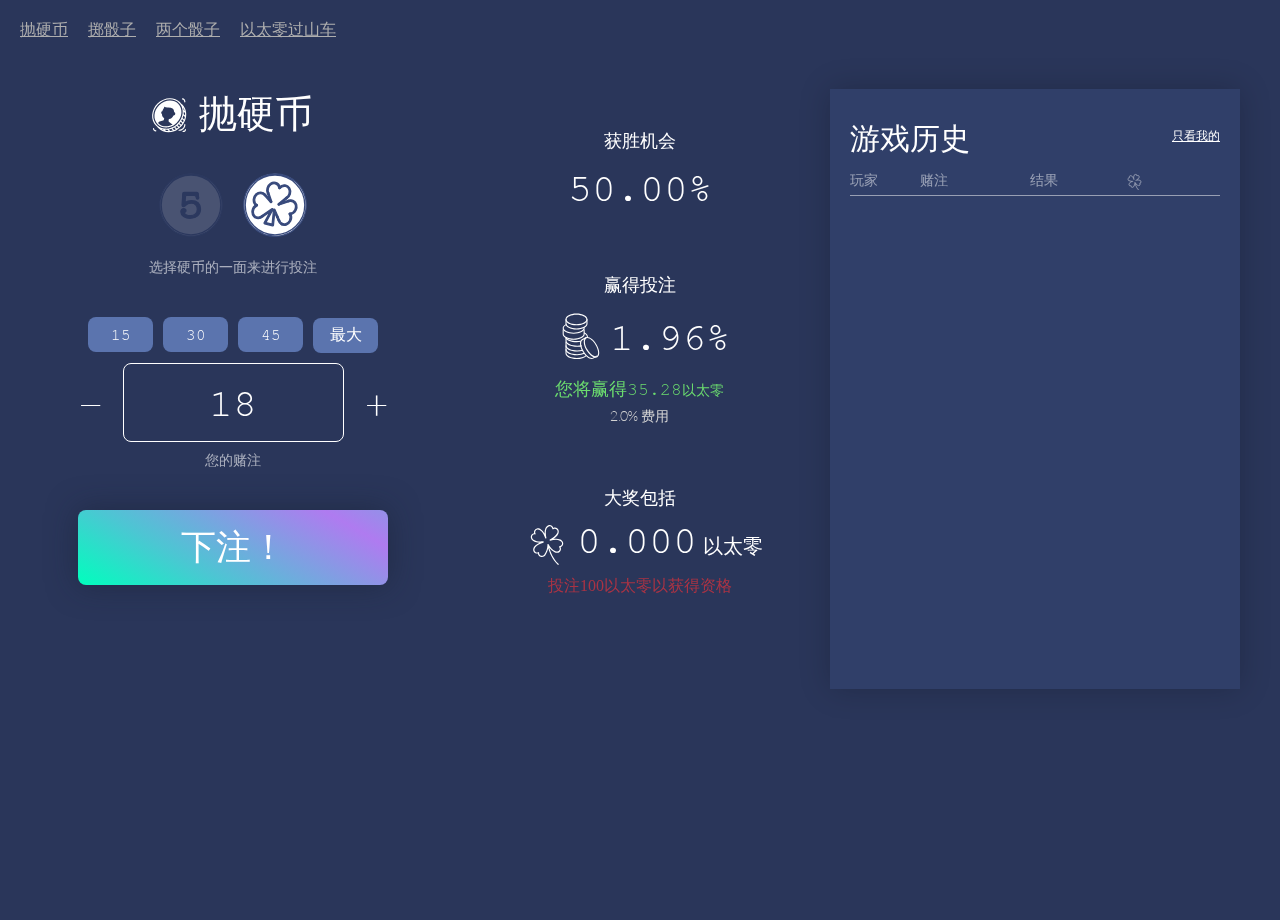
<file: index_coin.html>
﻿<!DOCTYPE html>
<html lang="en">
  <head><meta http-equiv="Content-Type" content="text/html; charset=UTF-8">
  <meta name="viewport" content="width=device-width,initial-scale=1,shrink-to-fit=no,minimum-scale=1,maximum-scale=1,user-scalable=no">
  <meta name="theme-color" content="#000000">
  <meta name="keywords" content="Ether, gambling, games, Ethereum, wei, finney, ether, ethereum gambling, de-centralized, de-centralised, gamble, Dapp, Ðapp, provably, fair, provably fair, crypto-currency, cryptocurrency, crypto, crypto-currency, cryptocurrency, bitcoin, hello james, etheroll, dicether, ethereum dice, tokenflip, etherflip">
  <meta name="description" content="Enjoy fair games on Ethereum with low house edge and jackpots! Play Ethereum dice, Coin Flip, Two Dice and Etheroll now!">
  <meta name="msapplication-TileColor" content="#da532c"><meta name="theme-color" content="#ffffff">
<title>ETZ Dice</title>
<link href="./css/app.css" rel="stylesheet">
<!--link href="./css/scroll.css" rel="stylesheet"-->
<script src="./js/jquery.min.js"></script>

<style type="text/css">
 .ball{overflow:hidden; color:#FF0000; position:absolute; font-size:16px;}
 .star{overflow:hidden; color:#FF0000; position:absolute; font-size:4px;}
</style>
</head>

<body>
  <div style="margin-top: 20px;" id="testCoin">
        <div style="float:left; margin-left: 20px;"><a aria-current="false" href="index_coin.html" style="color:#aeaeae;">抛硬币</a></div>
        <div style="float:left; margin-left: 20px;"><a aria-current="false" href="index_single_dice.html" style="color:#aeaeae;">掷骰子</a></div>
        <div style="float:left; margin-left: 20px;"><a aria-current="false" href="index_double_dice.html" style="color:#aeaeae;">两个骰子</a></div>
        <div style="float:left; margin-left: 20px;"><a aria-current="false" href="index_roll.html" style="color:#aeaeae;">以太零过山车</a></div>

        <!--div style="float:left; margin-left: 20px; color: #aeaeae">测试用50ETZ<button id="getCoinBtn1">获取</button></div>
        <div style="float:left; margin-left: 20px; color: #aeaeae">测试用200ETZ<button id="getCoinBtn2">获取</button></div>
        <div style="width: 50px; margin-left: 50px; color: #aeaeae" id="coinMsg"></div-->
  </div>

  <div class="game coin-flip">
    <section class="field"><h1>抛硬币</h1>
        <div class="field">
          <label class="coin-option option-heads" id="option0"></label>
          <label class="coin-option option-tails" id="option1"></label>
        <span id="selectWarning">选择硬币的一面来进行投注</span></div>
        <div class="bets"><div class="quick-bets">
            <button class="" id="betNumBtn0">15</button><button class="" id="betNumBtn1">30</button><button class="" id="betNumBtn2">45</button><button id="betNumBtnMax">最大</button>
        </div>
        <div class="field"><button id="betNumSub">−</button><input type="text" value="18" id="betNum"><button id="betNumAdd">+</button><span>您的赌注</span></div></div>
        <div class="place-bet"><button id="betBtn">下注！</button><!--p>建议的汽油价格(Gas Price): 12</p--></div>
        <div id="waitSubmit" style="display:none; color: #6BDC6E"><span>投注已提交！</span><br><br><span>等待以太零...</span></div>
        <div id="resultPanel" style="display:none">
          <h1 id="resultPanelTitle">您</h1>
          <div class="resultBox">
            <div class="resultBox_left">
              <p>您将赌注押在</p><br><br>
              <div id="betOn"></div>
            </div>
            <div class="resultBox_line">
            </div>
            <div class="resultBox_right">
              <p>开奖结果</p><br><br>
              <div id="betResult"></div>
            </div>
          </div>
          <button id="restartBtn">再玩一次</button>
        </div>
    </section>
  
  <section class="returns">
    <div class="odds"><h3>获胜机会</h3><span id="winChance">0.00%</span></div>

    <div class="bet-return"><h3>赢得投注</h3><span id="rateLabel">1.94×</span><label>您将赢得<span id="winCoin">0.1</span><small>以太零</small></label><i><span id="feeRateLabel">2% 费用</span>
    <span class="ethers" id="bigAwardDes"><small>，1以太零积累大奖</small></span></i></div>

    <div class="jackpot"><h3>大奖包括</h3><span><span id="bigAwardNum">0.000</span><small>以太零</small></span>
    <i><span style="color: #64c864;" id="luckyNumber"><small>幸运数字是888</small></span>
    <span style="color: #aa3344" id="bigAwardMinDes"><small>投注100以太零以获得资格</small></span></i>
    </div>
  </section>
  
<section class="history">
  <div class="history">
    <h3>游戏历史<button class id="onlySelfBtn">只看我的</button></h3>
    <div>
        <header><label>玩家</label><label>赌注</label><label></label><label>结果</label><label></label><label class="jackpot"></label><label></label></header>
        <div class="scrollbar-container" id="historyContainer" style="overflow-y:scroll;overflow-x:hidden">
            <ul id="historyItemList">

            </ul>
        </div>
    </div>
  </section>
       
</div>



  <script type="text/javascript" src="./js/plantformCheck.js"></script> 
  <script type="text/javascript" src="./js/sha3.min.js"></script> 
  <script type="text/javascript" src="./js/main_coin.js"></script>
  <script type="text/javascript" src="./js/star.js"></script>
  <!--script type="text/javascript" src="./js/scroll.js"></script-->

</body></html>
</file>
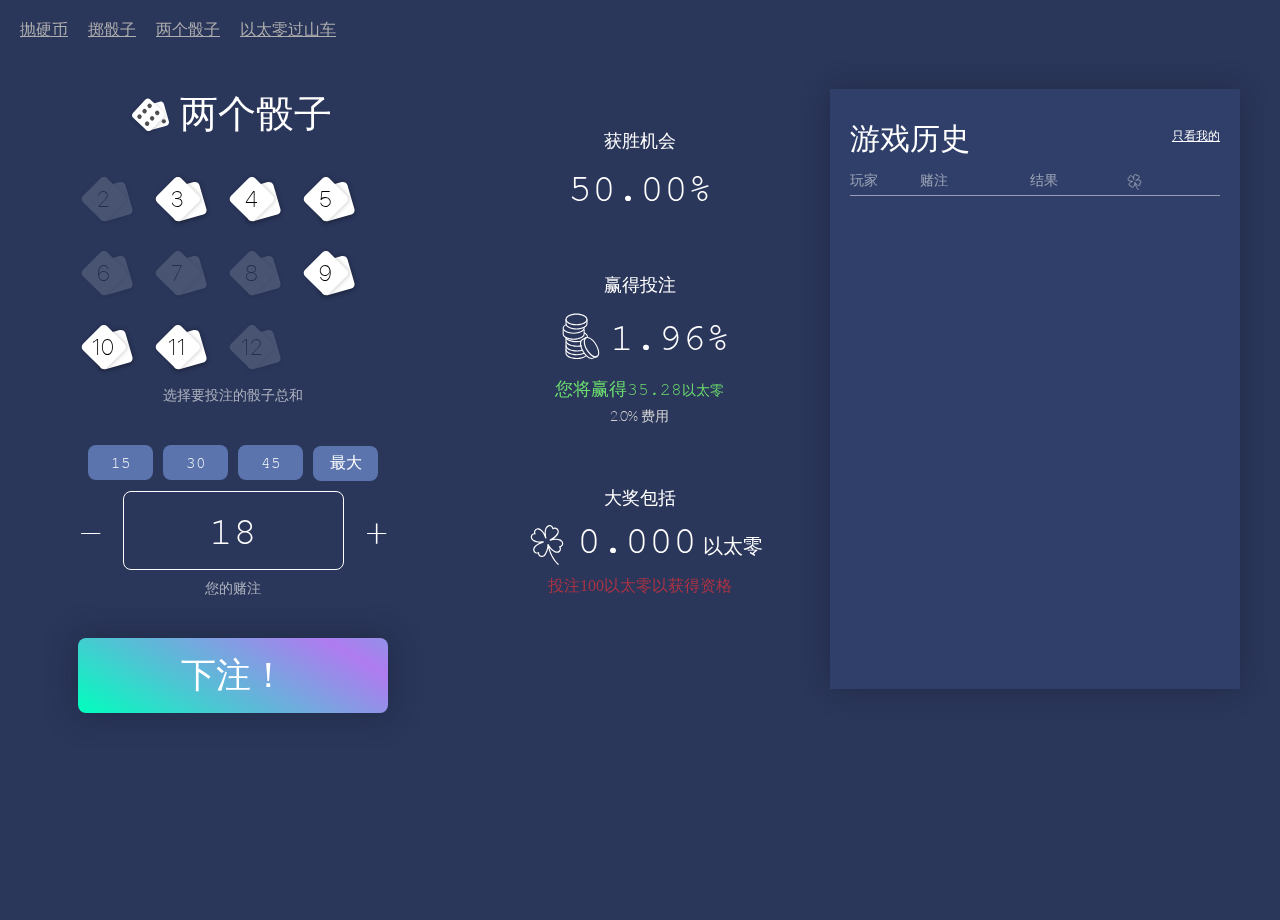
<file: index_double_dice.html>
﻿<!DOCTYPE html>
<html lang="en"><head><meta http-equiv="Content-Type" content="text/html; charset=UTF-8">
  <meta name="viewport" content="width=device-width,initial-scale=1,shrink-to-fit=no,minimum-scale=1,maximum-scale=1,user-scalable=no">
  <meta name="theme-color" content="#000000">
  <meta name="keywords" content="Ether, gambling, games, Ethereum, wei, finney, ether, ethereum gambling, de-centralized, de-centralised, gamble, Dapp, Ðapp, provably, fair, provably fair, crypto-currency, cryptocurrency, crypto, crypto-currency, cryptocurrency, bitcoin, hello james, etheroll, dicether, ethereum dice, tokenflip, etherflip">
  <meta name="description" content="Enjoy fair games on Ethereum with low house edge and jackpots! Play Ethereum dice, Coin Flip, Two Dice and Etheroll now!">
  <meta name="msapplication-TileColor" content="#da532c"><meta name="theme-color" content="#ffffff">
<title>ETZ Dice</title>
<link href="./css/app.css" rel="stylesheet">
<!--link href="./css/scroll.css" rel="stylesheet"-->
<script src="./js/jquery.min.js"></script>
<style type="text/css">
 .ball{overflow:hidden; color:#FF0000; position:absolute; font-size:16px;}
 .star{overflow:hidden; color:#FF0000; position:absolute; font-size:4px;}
</style>
</head>

<body>
  <div style="width:100%; margin-top: 20px; align-content: center; float: none">
        <div style="float:left; margin-left: 20px;"><a aria-current="false" href="index_coin.html" style="color:#aeaeae;">抛硬币</a></div>
        <div style="float:left; margin-left: 20px;"><a aria-current="false" href="index_single_dice.html" style="color:#aeaeae;">掷骰子</a></div>
        <div style="float:left; margin-left: 20px;"><a aria-current="false" href="index_double_dice.html" style="color:#aeaeae;">两个骰子</a></div>
        <div style="float:left; margin-left: 20px;"><a aria-current="false" href="index_roll.html" style="color:#aeaeae;">以太零过山车</a></div>
  </div>

  <div class="game two-dice">
    <section class="field"><h1>两个骰子</h1>
        <div class="field">
            <label class="option-0" id="option0"></label>
            <label class="option-1" id="option1"></label>
            <label class="option-2" id="option2"></label>
            <label class="option-3" id="option3"></label>
            <label class="option-4" id="option4"></label>
            <label class="option-5" id="option5"></label>
            <label class="option-6" id="option6"></label>
            <label class="option-7" id="option7"></label>
            <label class="option-8" id="option8"></label>
            <label class="option-9" id="option9"></label>
            <label class="option-10" id="option10"></label>
            <span id="selectWarning">选择要投注的骰子总和</span>
        </div>
        <div class="bets"><div class="quick-bets">
            <button class="" id="betNumBtn0">15</button><button class="" id="betNumBtn1">30</button><button class="" id="betNumBtn2">45</button><button id="betNumBtnMax">最大</button>
        </div>
        <div class="field"><button id="betNumSub">−</button><input type="text" value="18" id="betNum"><button id="betNumAdd">+</button><span>您的赌注</span></div></div>
        <div class="place-bet"><button id="betBtn">下注！</button><!--p>建议的汽油价格(Gas Price): 12</p--></div>
        <div id="waitSubmit" style="display:none; color: #6BDC6E"><span>投注已提交！</span><br><br><span>等待以太零...</span></div>
        <div id="resultPanel" style="display:none">
          <h1 id="resultPanelTitle">您</h1>
          <div class="resultBox">
            <div class="resultBox_left">
              <p>您将赌注押在</p><br><br>
              <div id="betOn"></div>
            </div>
            <div class="resultBox_line">
            </div>
            <div class="resultBox_right">
              <p>开奖结果</p><br><br>
              <div id="betResult"></div>
            </div>
          </div>
          <button id="restartBtn">再玩一次</button>
        </div>
    </section>
  
  <section class="returns">
    <div class="odds"><h3>获胜机会</h3><span id="winChance">0.00%</span></div>

    <div class="bet-return"><h3>赢得投注</h3><span id="rateLabel">1.94×</span><label>您将赢得<span id="winCoin">0.1</span><small>以太零</small></label><i><span id="feeRateLabel">2% 费用</span>
    <span class="ethers" id="bigAwardDes"><small>，1以太零积累大奖</small></span></i></div>

    <div class="jackpot"><h3>大奖包括</h3><span><span id="bigAwardNum">0.000</span><small>以太零</small></span>
    <i><span style="color: #64c864;" id="luckyNumber"><small>幸运数字是888</small></span>
    <span style="color: #aa3344" id="bigAwardMinDes"><small>投注100以太零以获得资格</small></span></i>
    </div>
  </section>
  
<section class="history">
  <div class="history">
    <h3>游戏历史<button class="" id="onlySelfBtn">只看我的</button></h3>
    <div>
        <header><label>玩家</label><label>赌注</label><label></label><label>结果</label><label></label><label class="jackpot"></label><label></label></header>
            <div class="scrollbar-container" id="historyContainer" style="overflow-y:scroll;overflow-x:hidden">
                <ul id="historyItemList">
                </ul>
        </div>
    </div>
  </section>

</div>

  <script type="text/javascript" src="./js/plantformCheck.js"></script> 
  <script type="text/javascript" src="./js/sha3.min.js"></script> 
  <script type="text/javascript" src="./js/main_double_dice.js"></script>
  <script type="text/javascript" src="./js/star.js"></script>
  <!--script type="text/javascript" src="./js/scroll.js"></script-->

</body></html>
</file>
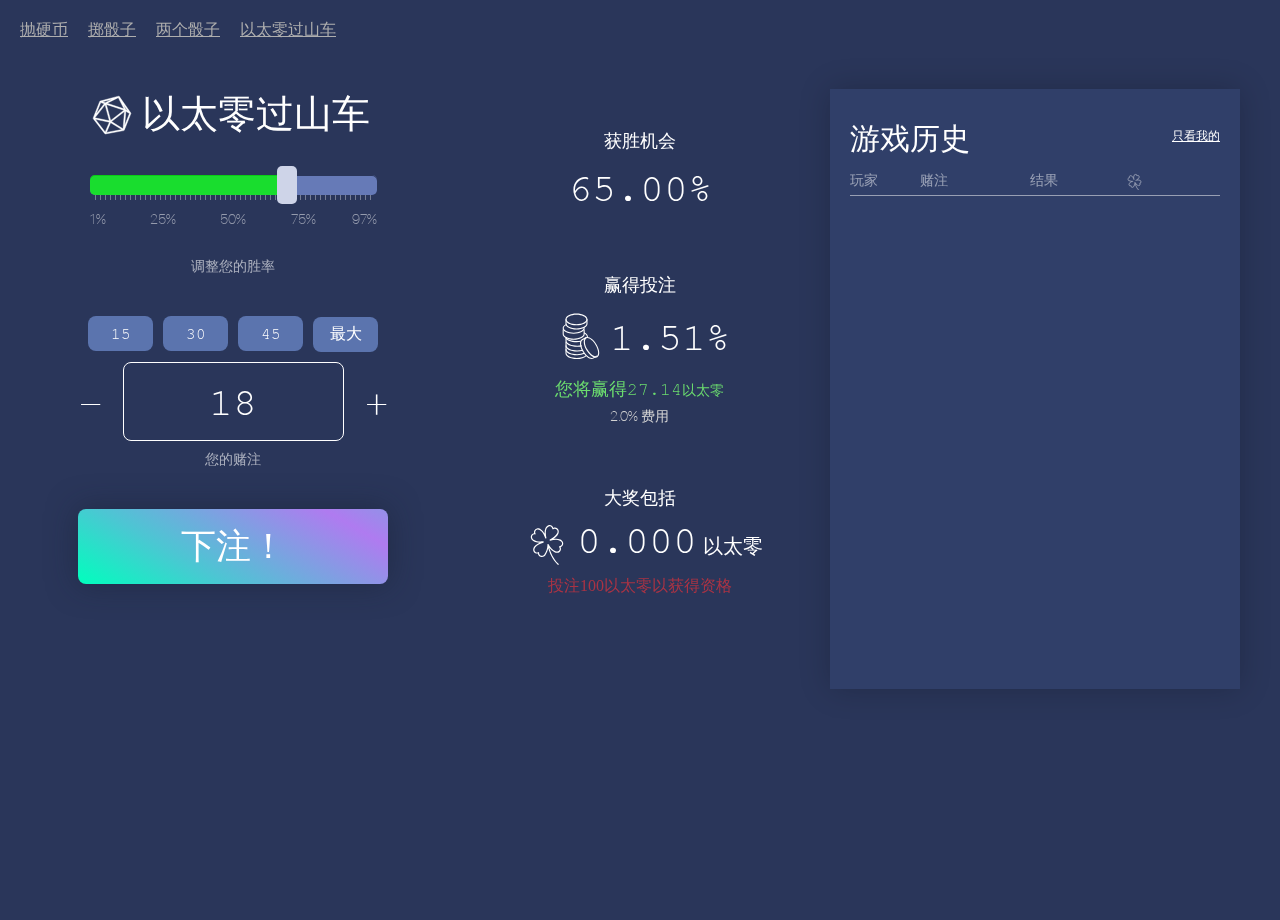
<file: index_roll.html>
﻿<!DOCTYPE html>
<html lang="en"><head><meta http-equiv="Content-Type" content="text/html; charset=UTF-8">
  <meta name="viewport" content="width=device-width,initial-scale=1,shrink-to-fit=no,minimum-scale=1,maximum-scale=1,user-scalable=no">
  <meta name="theme-color" content="#000000">
  <meta name="keywords" content="Ether, gambling, games, Ethereum, wei, finney, ether, ethereum gambling, de-centralized, de-centralised, gamble, Dapp, Ðapp, provably, fair, provably fair, crypto-currency, cryptocurrency, crypto, crypto-currency, cryptocurrency, bitcoin, hello james, etheroll, dicether, ethereum dice, tokenflip, etherflip">
  <meta name="description" content="Enjoy fair games on Ethereum with low house edge and jackpots! Play Ethereum dice, Coin Flip, Two Dice and Etheroll now!">
  <meta name="msapplication-TileColor" content="#da532c"><meta name="theme-color" content="#ffffff">
<title>ETZ Dice</title>
<link href="./css/app.css" rel="stylesheet">
<!--link href="./css/scroll.css" rel="stylesheet"-->
<script src="./js/jquery.min.js"></script>
<style type="text/css">
 .ball{overflow:hidden; color:#FF0000; position:absolute; font-size:16px;}
 .star{overflow:hidden; color:#FF0000; position:absolute; font-size:4px;}
</style>
</head>

<body>
  <div style="width:100%; margin-top: 20px; align-content: center; float: none">
        <div style="float:left; margin-left: 20px;"><a aria-current="false" href="index_coin.html" style="color:#aeaeae;">抛硬币</a></div>
        <div style="float:left; margin-left: 20px;"><a aria-current="false" href="index_single_dice.html" style="color:#aeaeae;">掷骰子</a></div>
        <div style="float:left; margin-left: 20px;"><a aria-current="false" href="index_double_dice.html" style="color:#aeaeae;">两个骰子</a></div>
        <div style="float:left; margin-left: 20px;"><a aria-current="false" href="index_roll.html" style="color:#aeaeae;">以太零过山车</a></div>
  </div>

  <div class="game etheroll">
    <section class="field">
      
    <h1>以太零过山车</h1>
    <div class="field">
      <div id="sliderCont" class="slider" style="position: relative;">
        <div id="sliderBack0" class="bar bar-0" style="position: absolute; left: 0px; right: 320px;"></div>
        
        <div id="sliderBar" class="handle handle-0 " tabindex="0" role="slider" aria-valuenow="69" aria-valuemin="1" aria-valuemax="97" style="position: absolute; z-index: 1; left: 150px;"></div>
      </div>
    <section><label>1%</label><label>25%</label><label>50%</label><label>75%</label><label>97%</label></section>
    <span id="selectWarning">调整您的胜率</span>
    </div>

        
    <div class="bets"><div class="quick-bets">
          <button class="" id="betNumBtn0">15</button><button class="" id="betNumBtn1">30</button><button class="" id="betNumBtn2">45</button><button id="betNumBtnMax">最大</button>
    </div>
    <div class="field"><button id="betNumSub">−</button><input type="text" value="18" id="betNum"><button id="betNumAdd">+</button><span>您的赌注</span></div></div>
    <div class="place-bet"><button id="betBtn">下注！</button><!--p>建议的汽油价格(Gas Price): 12</p--></div>
    <div id="waitSubmit" style="display:none; color: #6BDC6E"><span>投注已提交！</span><br><br><span>等待以太零...</span></div>
        <div id="resultPanel" style="display:none">
          <h1 id="resultPanelTitle">您</h1>
          <div class="resultBox">
            <div class="resultBox_left">
              <p>您将赌注押在</p><br><br>
              <div id="betOn"></div>
            </div>
            <div class="resultBox_line">
            </div>
            <div class="resultBox_right">
              <p>开奖结果</p><br><br>
              <div id="betResult"></div>
            </div>
          </div>
          <button id="restartBtn">再玩一次</button>
        </div>
    </section>
  
  <section class="returns">
    <div class="odds"><h3>获胜机会</h3><span id="winChance">0.00%</span></div>

    <div class="bet-return"><h3>赢得投注</h3><span id="rateLabel">1.94×</span><label>您将赢得<span id="winCoin">0.1</span><small>以太零</small></label><i><span id="feeRateLabel">2% 费用</span>
    <span class="ethers" id="bigAwardDes"><small>，1以太零积累大奖</small></span></i></div>

    <div class="jackpot"><h3>大奖包括</h3><span><span id="bigAwardNum">0.000</span><small>以太零</small></span>
    <i><span style="color: #64c864;" id="luckyNumber"><small>幸运数字是888</small></span>
    <span style="color: #aa3344" id="bigAwardMinDes"><small>投注100以太零以获得资格</small></span></i>
    </div>
  </section>
  
<section class="history">
  <div class="history">
    <h3>游戏历史<button class="" id="onlySelfBtn">只看我的</button></h3>
    <div>
        <header><label>玩家</label><label>赌注</label><label></label><label>结果</label><label></label><label class="jackpot"></label><label></label></header>
            <div class="scrollbar-container" id="historyContainer" style="overflow-y:scroll;overflow-x:hidden">
                <ul id="historyItemList">
                    
                </ul>
        </div>
    </div>
  </section>

</div>

  <script type="text/javascript" src="./js/plantformCheck.js"></script> 
  <script type="text/javascript" src="./js/sha3.min.js"></script> 
  <script type="text/javascript" src="./js/main_roll.js"></script>
  <script type="text/javascript" src="./js/star.js"></script>
  <!--script type="text/javascript" src="./js/scroll.js"></script-->

</body></html>
</file>
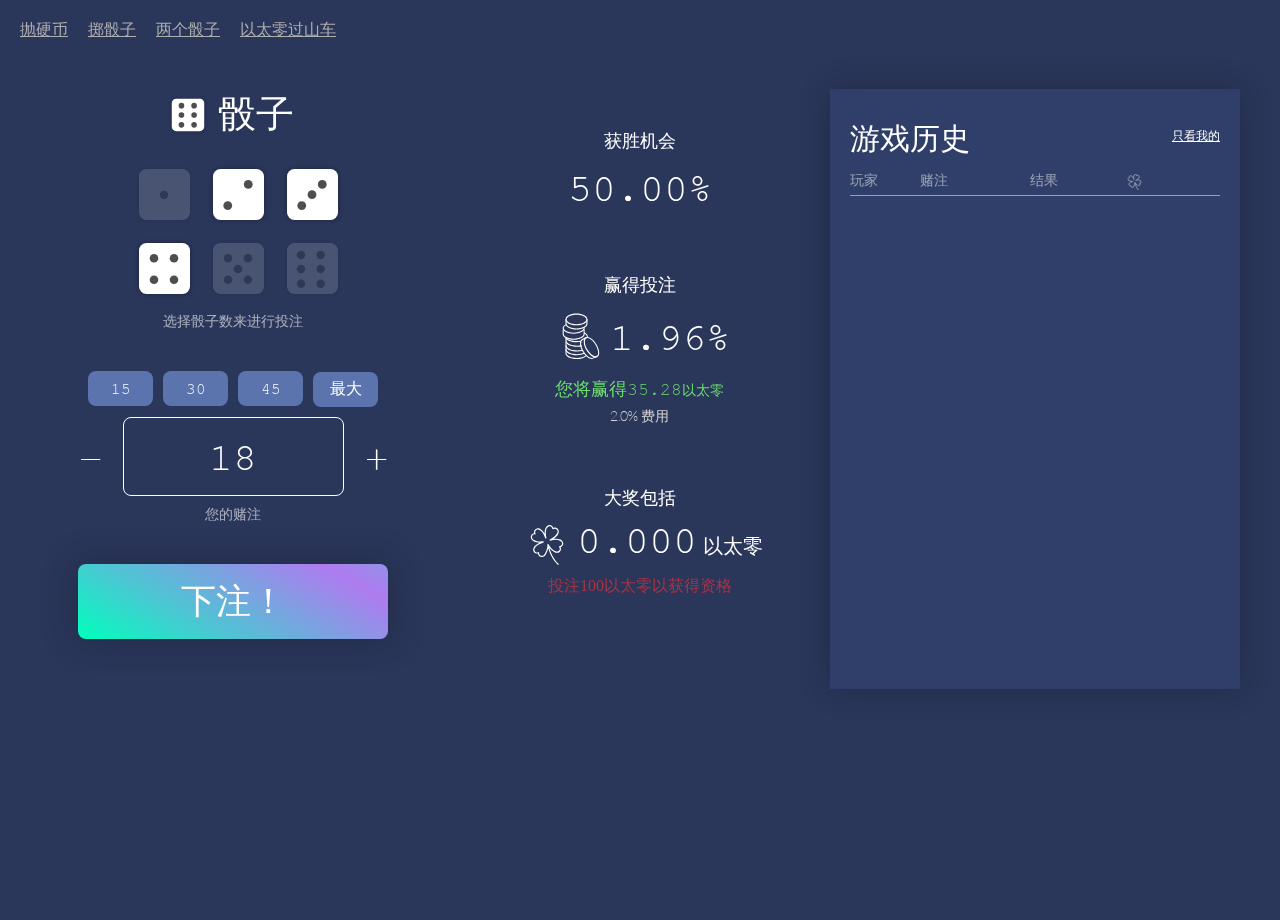
<file: index_single_dice.html>
﻿<!DOCTYPE html>
<html lang="en"><head><meta http-equiv="Content-Type" content="text/html; charset=UTF-8">
  <meta name="viewport" content="width=device-width,initial-scale=1,shrink-to-fit=no,minimum-scale=1,maximum-scale=1,user-scalable=no">
  <meta name="theme-color" content="#000000">
  <meta name="keywords" content="Ether, gambling, games, Ethereum, wei, finney, ether, ethereum gambling, de-centralized, de-centralised, gamble, Dapp, Ðapp, provably, fair, provably fair, crypto-currency, cryptocurrency, crypto, crypto-currency, cryptocurrency, bitcoin, hello james, etheroll, dicether, ethereum dice, tokenflip, etherflip">
  <meta name="description" content="Enjoy fair games on Ethereum with low house edge and jackpots! Play Ethereum dice, Coin Flip, Two Dice and Etheroll now!">
  <meta name="msapplication-TileColor" content="#da532c"><meta name="theme-color" content="#ffffff">
<title>ETZ Dice</title>
<link href="./css/app.css" rel="stylesheet">
<!--link href="./css/scroll.css" rel="stylesheet"-->
<script src="./js/jquery.min.js"></script>
<style type="text/css">
 .ball{overflow:hidden; color:#FF0000; position:absolute; font-size:16px;}
 .star{overflow:hidden; color:#FF0000; position:absolute; font-size:4px;}
</style>
</head>

<body>
  <div style="width:100%; margin-top: 20px; align-content: center; float: none">
        <div style="float:left; margin-left: 20px;"><a aria-current="false" href="index_coin.html" style="color:#aeaeae;">抛硬币</a></div>
        <div style="float:left; margin-left: 20px;"><a aria-current="false" href="index_single_dice.html" style="color:#aeaeae;">掷骰子</a></div>
        <div style="float:left; margin-left: 20px;"><a aria-current="false" href="index_double_dice.html" style="color:#aeaeae;">两个骰子</a></div>
        <div style="float:left; margin-left: 20px;"><a aria-current="false" href="index_roll.html" style="color:#aeaeae;">以太零过山车</a></div>
  </div>

  <div class="game dice">
    <section class="field"><h1>骰子</h1>
        <div class="field">
          <label class="dice-option option-0" id="option0"></label>
          <label class="dice-option option-1" id="option1"></label>
          <label class="dice-option option-2" id="option2"></label><br>
          <label class="dice-option option-3" id="option3"></label>
          <label class="dice-option option-4" id="option4"></label>
          <label class="dice-option option-5" id="option5"></label>
          <span id="selectWarning">选择骰子数来进行投注</span></div>

        <div class="bets"><div class="quick-bets">
            <button class="" id="betNumBtn0">15</button><button class="" id="betNumBtn1">30</button><button class="" id="betNumBtn2">45</button><button id="betNumBtnMax">最大</button>
        </div>
        <div class="field"><button id="betNumSub">−</button><input type="text" value="18" id="betNum"><button id="betNumAdd">+</button><span>您的赌注</span></div></div>
        <div class="place-bet"><button id="betBtn">下注！</button><!--p>建议的汽油价格(Gas Price): 12</p--></div>
        <div id="waitSubmit" style="display:none; color: #6BDC6E"><span>投注已提交！</span><br><br><span>等待以太零...</span></div>
        <div id="resultPanel" style="display:none">
          <h1 id="resultPanelTitle">您</h1>
          <div class="resultBox">
            <div class="resultBox_left">
              <p>您将赌注押在</p><br><br>
              <div id="betOn"></div>
            </div>
            <div class="resultBox_line">
            </div>
            <div class="resultBox_right">
              <p>开奖结果</p><br><br>
              <div id="betResult"></div>
            </div>
          </div>
          <button id="restartBtn">再玩一次</button>
        </div>
    </section>
  
  <section class="returns">
    <div class="odds"><h3>获胜机会</h3><span id="winChance">0.00%</span></div>

    <div class="bet-return"><h3>赢得投注</h3><span id="rateLabel">1.94×</span><label>您将赢得<span id="winCoin">0.1</span><small>以太零</small></label><i><span id="feeRateLabel">2% 费用</span>
    <span class="ethers" id="bigAwardDes"><small>，1以太零积累大奖</small></span></i></div>

    <div class="jackpot"><h3>大奖包括</h3><span><span id="bigAwardNum">0.000</span><small>以太零</small></span>
    <i><span style="color: #64c864;" id="luckyNumber"><small>幸运数字是888</small></span>
    <span style="color: #aa3344" id="bigAwardMinDes"><small>投注100以太零以获得资格</small></span></i>
    </div>
  </section>
  
<section class="history">
  <div class="history">
    <h3>游戏历史<button class="" id="onlySelfBtn">只看我的</button></h3>
    <div>
        <header><label>玩家</label><label>赌注</label><label></label><label>结果</label><label></label><label class="jackpot"></label><label></label></header>
            <div class="scrollbar-container" id="historyContainer" style="overflow-y:scroll;overflow-x:hidden">
                <ul id="historyItemList">
                    
                </ul>
        </div>
    </div>
  </section>

</div>


  <script type="text/javascript" src="./js/plantformCheck.js"></script> 
  <script type="text/javascript" src="./js/sha3.min.js"></script> 
  <script type="text/javascript" src="./js/main_single_dice.js"></script>
  <script type="text/javascript" src="./js/star.js"></script>
  <!--script type="text/javascript" src="./js/scroll.js"></script-->

</body></html>
</file>
<file: css/app.css>
/*定义滚动条宽高及背景，宽高分别对应横竖滚动条的尺寸*/
::-webkit-scrollbar {
  width: 10px;
  height: 10px;
  background-color: #0D469F;
  border-radius: 10px;
}
/*定义滚动条的轨道，内阴影及圆角*/
::-webkit-scrollbar-track {
  /*-webkit-box-shadow: inset 0 0 6px rgba(0, 0, 0, 0.3);*/
  /*border-radius: 5px;*/
  background-color: #303F69;
  border-radius: 10px;
}
/*定义滑块，内阴影及圆角*/
::-webkit-scrollbar-thumb {
  /*width: 10px;*/
  height: 10px;
  border-radius: 4px;
  /*-webkit-box-shadow: inset 0 0 6px rgba(0, 0, 0, 0.3);*/
  background-color: #606F99;
}

.ps{overflow:hidden!important;overflow-anchor:none;-ms-overflow-style:none;touch-action:auto;-ms-touch-action:auto}.ps__rail-x{height:15px;bottom:0}.ps__rail-x,.ps__rail-y{display:none;opacity:0;-o-transition:background-color .2s linear,opacity .2s linear;transition:background-color .2s linear,opacity .2s linear;-webkit-transition:background-color .2s linear,opacity .2s linear;position:absolute}.ps__rail-y{width:15px;right:0}.ps--active-x>.ps__rail-x,.ps--active-y>.ps__rail-y{display:block;background-color:transparent}.ps--focus>.ps__rail-x,.ps--focus>.ps__rail-y,.ps--scrolling-x>.ps__rail-x,.ps--scrolling-y>.ps__rail-y,.ps:hover>.ps__rail-x,.ps:hover>.ps__rail-y{opacity:.6}.ps__rail-x:focus,.ps__rail-x:hover,.ps__rail-y:focus,.ps__rail-y:hover{background-color:#eee;opacity:.9}.ps__thumb-x{-o-transition:background-color .2s linear,height .2s ease-in-out;transition:background-color .2s linear,height .2s ease-in-out;-webkit-transition:background-color .2s linear,height .2s ease-in-out;height:6px;bottom:2px}.ps__thumb-x,.ps__thumb-y{background-color:#aaa;border-radius:6px;position:absolute}.ps__thumb-y{-o-transition:background-color .2s linear,width .2s ease-in-out;transition:background-color .2s linear,width .2s ease-in-out;-webkit-transition:background-color .2s linear,width .2s ease-in-out;width:6px;right:2px}.ps__rail-x:focus>.ps__thumb-x,.ps__rail-x:hover>.ps__thumb-x{background-color:#999;height:11px}.ps__rail-y:focus>.ps__thumb-y,.ps__rail-y:hover>.ps__thumb-y{background-color:#999;width:11px}@supports (-ms-overflow-style:none){.ps{overflow:auto!important}}@media (-ms-high-contrast:none),screen and (-ms-high-contrast:active){.ps{overflow:auto!important}}.scrollbar-container{position:relative;height:100%}
@keyframes blinker {
  50% {
    opacity: 0.5; } }

@keyframes opacity-appearance {
  0% {
    opacity: 0; }
  100% {
    opacity: 1; } }

@keyframes opacity-appeared {
  0% {
    opacity: 1; }
  100% {
    opacity: 1; } }

@-webkit-keyframes loading-spin {
  from {
    transform: rotateZ(0deg); }
  to {
    transform: rotateZ(360deg); } }

@-moz-keyframes loading-spin {
  from {
    transform: rotateZ(0deg); }
  to {
    transform: rotateZ(360deg); } }

@keyframes loading-spin {
  from {
    transform: rotateZ(0deg); }
  to {
    transform: rotateZ(360deg); } }

@-webkit-keyframes loading-ether {
  from {
    opacity: 0.7;
    transform: scale3d(1, 1, 1); }
  50% {
    opacity: 1;
    transform: scale3d(1.2, 1.2, 1.2); }
  to {
    opacity: 0.7;
    transform: scale3d(1, 1, 1); } }

@-moz-keyframes loading-ether {
  from {
    opacity: 0.7;
    transform: scale3d(1, 1, 1); }
  50% {
    opacity: 1;
    transform: scale3d(1.2, 1.2, 1.2); }
  to {
    opacity: 0.7;
    transform: scale3d(1, 1, 1); } }

@keyframes loading-ether {
  from {
    opacity: 0.7;
    transform: scale3d(1, 1, 1); }
  50% {
    opacity: 1;
    transform: scale3d(1.2, 1.2, 1.2); }
  to {
    opacity: 0.7;
    transform: scale3d(1, 1, 1); } }

.ethers {
  font-family: 'Tex Gyre Cursor'; }

.ethers > small {
  font-family: 'San Francisco Display Thin';
  font-size: 1em;
  padding-left: 0.25em; }

@keyframes acid-button-loop {
  0% {
    background-position: 0% 0%; }
  100% {
    background-position: 200% 0%; } }

.home {
  width: calc(100% - 40px);
  float: left;
  margin-left: 20px;
  position: relative;
  margin-top: 3em;
  color: white; }
  .home > h1 {
    width: calc(100% - 40px);
    float: left;
    margin-left: 20px;
    color: #fff;
    font-family: "San Francisco Display Thin";
    font-weight: 200;
    font-size: 36px;
    margin: 0.25em;
    margin-bottom: 0.5em;
    padding: 0 10em;
    text-align: center;
    box-sizing: border-box; }
  .home > h2 {
    width: calc(100% - 40px);
    float: left;
    margin-left: 20px;
    color: #fff;
    font-family: "San Francisco Display Thin";
    font-weight: 200;
    font-size: 18px;
    margin: 0;
    margin-left: 0.5em;
    margin-bottom: 2.5em;
    padding: 0 10em;
    text-align: center;
    box-sizing: border-box;
    line-height: 1.5em; }
    .home > h2 > a {
      color: #fff;
      font-family: "San Francisco Display Thin";
      font-weight: 200;
      font-size: 1em; }
  .home > section {
    display: block;
    clear: both;
    margin: 0 -20px 2em -20px; }
    .home > section.loading > ul > li {
      position: relative; }
      .home > section.loading > ul > li::before {
        content: ' ';
        display: block;
        width: 50px;
        height: 50px;
        left: 50%;
        top: 50%;
        margin: -15px 0 0 -25px;
        position: absolute;
        background-size: contain;
        background-repeat: no-repeat;
        background-image: url([data-uri]);
        border: none;
        opacity: 0.2;
        -webkit-animation: loading-spin 5.5s 0s linear infinite;
        -moz-animation: loading-spin 5.5s 0s linear infinite;
        animation: loading-spin 5.5s 0s linear infinite; }
      .home > section.loading > ul > li > label {
        visibility: hidden; }
      .home > section.loading > ul > li > ul {
        visibility: hidden; }
      .home > section.loading > ul > li > span {
        visibility: hidden; }
    .home > section > ul {
      text-align: center; }
      .home > section > ul > li {
        display: inline-block;
        width: 250px;
        background: rgba(186, 237, 255, 0.2);
        padding: 1em;
        margin: 1em;
        border-radius: 10px;
        vertical-align: top;
        height: 135px; }
        .home > section > ul > li > h3 {
          color: #fff;
          font-family: "San Francisco Display Thin";
          font-weight: 200;
          font-size: 1em;
          opacity: 0.5; }
        .home > section > ul > li > label {
          color: white;
          font-family: "Tex Gyre Cursor";
          font-weight: 200;
          font-size: 50px;
          display: block;
          margin: 0.5em 0; }
          .home > section > ul > li > label > small {
            font-size: 0.5em;
            margin-left: 0.3em; }
        .home > section > ul > li > span {
          color: #fff;
          font-family: "San Francisco Display Thin";
          font-weight: 200;
          font-size: 1em;
          opacity: 0.5; }
          .home > section > ul > li > span > a {
            color: white; }
        .home > section > ul > li > ul {
          margin: 2px 0 0 0;
          position: relative;
          top: 5px; }
          .home > section > ul > li > ul > li {
            line-height: 2em; }
            .home > section > ul > li > ul > li > img {
              display: inline-block;
              width: 2em;
              height: 2em;
              vertical-align: middle;
              margin-right: 0.5em;
              position: relative;
              top: 2px; }
            .home > section > ul > li > ul > li > h5 {
              display: inline-block;
              color: #fff;
              font-family: "San Francisco Display Thin";
              font-weight: 200;
              font-size: 14px;
              margin-right: 1em;
              position: relative;
              top: 1px;
              vertical-align: middle;
              width: 70px;
              text-align: left;
              color: #FFDF66; }
              .home > section > ul > li > ul > li > h5 > a {
                color: #fff;
                font-family: "San Francisco Display Thin";
                font-weight: 200;
                font-size: 14px;
                color: #FFDF66; }
            .home > section > ul > li > ul > li > label {
              color: white;
              font-family: "Tex Gyre Cursor";
              font-weight: 200;
              font-size: 27px;
              vertical-align: middle;
              width: 100px;
              display: inline-block; }
              .home > section > ul > li > ul > li > label > small {
                font-size: 0.5em;
                margin-left: 0.3em; }
  .home .games {
    width: calc(100% - 40px);
    float: left;
    margin-left: 20px;
    left: calc(0% - 20px + 20px);
    position: relative; }
    .home .games > li {
      color: white;
      text-align: center;
      padding-bottom: 3em;
      cursor: pointer;
      width: calc(25% - 25px);
      float: left;
      margin-left: 20px; }
      .home .games > li.coin-flip {
        position: relative; }
        .home .games > li.coin-flip > a::before {
          background-image: url([data-uri]); }
      .home .games > li.one-dice {
        position: relative; }
        .home .games > li.one-dice > a::before {
          background-image: url([data-uri]); }
      .home .games > li.two-dice {
        position: relative; }
        .home .games > li.two-dice > a::before {
          background-image: url([data-uri]); }
      .home .games > li.etheroll {
        position: relative; }
        .home .games > li.etheroll > a::before {
          background-image: url([data-uri]); }
      .home .games > li > a {
        text-decoration: none;
        color: white; }
        .home .games > li > a::before {
          content: ' ';
          display: block;
          position: absolute;
          width: 100%;
          height: 100%;
          left: 0;
          top: 0;
          z-index: -1;
          position: static;
          width: 90px;
          height: 90px;
          background-repeat: no-repeat;
          background-position: center center;
          background-size: contain;
          margin: 1em auto 1em auto;
          pointer-events: none; }
        .home .games > li > a > h1 {
          font-family: "San Francisco Display Medium";
          font-size: 36px;
          margin-bottom: 0.5em;
          height: 1em; }
        .home .games > li > a > span {
          font-family: "San Francisco Display Thin";
          font-size: 18px;
          display: block;
          margin-bottom: 0.5em; }
        .home .games > li > a > label {
          transition: background-position 1s ease, background-size 1s ease;
          background-image: linear-gradient(30deg, #00ffbd 0%, #4cc6d3 20%, #af7bf0 50%, #4cc6d3 80%, #00ffbd 100%);
          box-shadow: 0 0 30px 0 rgba(24, 31, 49, 0.5);
          background-size: 200% 100%;
          background-repeat: repeat;
          transform: translateZ(0);
          display: block;
          margin: 0 auto 0 auto;
          width: 80%;
          font-family: "San Francisco Display Thin";
          color: white;
          text-decoration: none;
          font-size: 27px;
          text-align: center;
          height: 2em;
          line-height: 2em;
          border-radius: 0.2em;
          position: relative;
          top: 1em;
          cursor: pointer; }
          .home .games > li > a > label:hover {
            background-position: 50% 0%;
            background-size: 800% 100%; }
    .home .games::after {
      clear: both;
      content: "";
      display: block; }
  .home::after {
    clear: both;
    content: "";
    display: block; }

@media screen and (max-width: 800px) {
  .home {
    margin: 0;
    padding: 10px 20px 20px;
    display: block; }
    .home > h1 {
      display: block;
      position: static;
      float: none;
      left: 0;
      margin: 0;
      padding: 0;
      width: auto;
      margin: 20px 0;
      text-align: center;
      font-size: 25px; }
    .home > section > ul > li {
      display: block;
      width: auto;
      box-sizing: border-box;
      margin: 15px 20px;
      height: 165px; }
      .home > section > ul > li:nth-child(1) {
        display: none; }
      .home > section > ul > li:nth-child(2) {
        display: none; }
    .home > h2 {
      display: block;
      position: static;
      float: none;
      left: 0;
      margin: 0;
      padding: 0;
      width: auto;
      margin: 0 30px;
      text-align: center;
      font-size: 16px; }
    .home ul.games {
      display: block;
      position: static;
      float: none;
      left: 0;
      margin: 0;
      padding: 0;
      width: auto;
      margin-top: 30px; }
      .home ul.games > li {
        display: block;
        position: static;
        float: none;
        left: 0;
        margin: 0;
        padding: 0;
        width: auto;
        position: relative;
        padding-left: 65px;
        height: 75px;
        margin-bottom: 15px;
        border-bottom: 1px solid rgba(255, 255, 255, 0.25); }
        .home ul.games > li > a::after {
          display: none !important; }
        .home ul.games > li > a::before {
          position: absolute;
          top: -5px;
          left: -10px;
          width: 70px;
          height: 70px;
          margin: 0; }
        .home ul.games > li > a h1 {
          text-align: left;
          font-size: 22px;
          margin-bottom: 5px; }
        .home ul.games > li > a span {
          text-align: left;
          font-size: 9px;
          margin-bottom: 0px; }
        .home ul.games > li > a label {
          font-size: 16px !important;
          width: 105px;
          position: absolute;
          top: 50%;
          right: 0px;
          margin-top: -22px;
          box-shadow: none; }
        .home ul.games > li:last-child {
          border-bottom: none; } }
@keyframes blinker {
  50% {
    opacity: 0.5; } }

@keyframes opacity-appearance {
  0% {
    opacity: 0; }
  100% {
    opacity: 1; } }

@keyframes opacity-appeared {
  0% {
    opacity: 1; }
  100% {
    opacity: 1; } }

@-webkit-keyframes loading-spin {
  from {
    transform: rotateZ(0deg); }
  to {
    transform: rotateZ(360deg); } }

@-moz-keyframes loading-spin {
  from {
    transform: rotateZ(0deg); }
  to {
    transform: rotateZ(360deg); } }

@keyframes loading-spin {
  from {
    transform: rotateZ(0deg); }
  to {
    transform: rotateZ(360deg); } }

@-webkit-keyframes loading-ether {
  from {
    opacity: 0.7;
    transform: scale3d(1, 1, 1); }
  50% {
    opacity: 1;
    transform: scale3d(1.2, 1.2, 1.2); }
  to {
    opacity: 0.7;
    transform: scale3d(1, 1, 1); } }

@-moz-keyframes loading-ether {
  from {
    opacity: 0.7;
    transform: scale3d(1, 1, 1); }
  50% {
    opacity: 1;
    transform: scale3d(1.2, 1.2, 1.2); }
  to {
    opacity: 0.7;
    transform: scale3d(1, 1, 1); } }

@keyframes loading-ether {
  from {
    opacity: 0.7;
    transform: scale3d(1, 1, 1); }
  50% {
    opacity: 1;
    transform: scale3d(1.2, 1.2, 1.2); }
  to {
    opacity: 0.7;
    transform: scale3d(1, 1, 1); } }

.ethers {
  font-family: 'Tex Gyre Cursor'; }

.ethers > small {
  font-family: 'San Francisco Display Thin';
  font-size: 1em;
  padding-left: 0.25em; }

@keyframes acid-button-loop {
  0% {
    background-position: 0% 0%; }
  100% {
    background-position: 200% 0%; } }

.bets > .quick-bets {
  margin-bottom: 10px; }
  .bets > .quick-bets > button {
    border: none;
    display: inline-block;
    width: 65px;
    height: 35px;
    background: #5B74AE;
    text-align: center;
    border-radius: 8px;
    margin-right: 10px;
    color: white;
    font-family: "Tex Gyre Cursor";
    font-weight: 200;
    font-size: 16px; }
    .bets > .quick-bets > button:hover {
      text-decoration: underline; }
    .bets > .quick-bets > button:last-of-type {
      margin-right: 0px; }
    .bets > .quick-bets > button.disabled {
      opacity: 0.25; }
      .bets > .quick-bets > button.disabled:hover {
        text-decoration: none;
        cursor: default; }

.bets > .field {
  white-space: nowrap; }
  .bets > .field > button {
    background: none;
    border: none;
    text-align: center;
    display: inline-block;
    width: 65px;
    height: 75px;
    line-height: 75px;
    vertical-align: middle;
    -webkit-touch-callout: none;
    -webkit-user-select: none;
    color: #fff;
    font-family: "San Francisco Display Thin";
    font-weight: 200;
    font-size: 40px; }
  .bets > .field > input {
    background: none;
    border: 1px solid white;
    width: 215px;
    height: 75px;
    border-radius: 8px;
    line-height: 75px;
    text-align: center;
    vertical-align: middle;
    color: white;
    font-family: "Tex Gyre Cursor";
    font-weight: 200;
    font-size: 40px; }
  .bets > .field > span {
    margin-top: 10px;
    display: block;
    opacity: 0.6;
    color: #fff;
    font-family: "San Francisco Display Thin";
    font-weight: 200;
    font-size: 14px; }

.bets button {
  cursor: pointer; }
  .bets button:focus {
    outline: none; }

@media screen and (max-width: 800px) {
  .bets > .quick-bets {
    margin-bottom: 0px; }
    .bets > .quick-bets > button {
      height: 30px; }
  .bets > .field > button {
    width: 45px;
    box-sizing: border-box;
    padding: 0; }
  .bets > .field > input {
    width: 182px;
    height: 35px;
    font-size: 30px;
    line-height: 35px; }
  .bets > .field > span {
    margin-top: 0; } }
@keyframes blinker {
  50% {
    opacity: 0.5; } }

@keyframes opacity-appearance {
  0% {
    opacity: 0; }
  100% {
    opacity: 1; } }

@keyframes opacity-appeared {
  0% {
    opacity: 1; }
  100% {
    opacity: 1; } }

@-webkit-keyframes loading-spin {
  from {
    transform: rotateZ(0deg); }
  to {
    transform: rotateZ(360deg); } }

@-moz-keyframes loading-spin {
  from {
    transform: rotateZ(0deg); }
  to {
    transform: rotateZ(360deg); } }

@keyframes loading-spin {
  from {
    transform: rotateZ(0deg); }
  to {
    transform: rotateZ(360deg); } }

@-webkit-keyframes loading-ether {
  from {
    opacity: 0.7;
    transform: scale3d(1, 1, 1); }
  50% {
    opacity: 1;
    transform: scale3d(1.2, 1.2, 1.2); }
  to {
    opacity: 0.7;
    transform: scale3d(1, 1, 1); } }

@-moz-keyframes loading-ether {
  from {
    opacity: 0.7;
    transform: scale3d(1, 1, 1); }
  50% {
    opacity: 1;
    transform: scale3d(1.2, 1.2, 1.2); }
  to {
    opacity: 0.7;
    transform: scale3d(1, 1, 1); } }

@keyframes loading-ether {
  from {
    opacity: 0.7;
    transform: scale3d(1, 1, 1); }
  50% {
    opacity: 1;
    transform: scale3d(1.2, 1.2, 1.2); }
  to {
    opacity: 0.7;
    transform: scale3d(1, 1, 1); } }

.ethers {
  font-family: 'Tex Gyre Cursor'; }

.ethers > small {
  font-family: 'San Francisco Display Thin';
  font-size: 1em;
  padding-left: 0.25em; }

@keyframes acid-button-loop {
  0% {
    background-position: 0% 0%; }
  100% {
    background-position: 200% 0%; } }

.returns .odds {
  text-align: center;
  margin-top: 40px; }
  .returns .odds > h3 {
    margin-bottom: 10px;
    color: #fff;
    font-family: "San Francisco Display Thin";
    font-weight: 200;
    font-size: 18px; }
  .returns .odds > span {
    display: block;
    line-height: 50px;
    color: white;
    font-family: "Tex Gyre Cursor";
    font-weight: 200;
    font-size: 40px; }

@media screen and (max-width: 800px) {
  .returns .odds {
    margin-top: 0;height: 90px;}
    .returns .odds > span {
      background: rgba(255, 255, 255, 0.25);
      width: 60px;
      height: 60px;
      border-radius: 30px;
      font-size: 13px;
      line-height: 60px;
      position: absolute;
      left: 50%;
      margin-left: -30px;
      box-shadow: 0 0 10px #2a365a; } }
@keyframes blinker {
  50% {
    opacity: 0.5; } }

@keyframes opacity-appearance {
  0% {
    opacity: 0; }
  100% {
    opacity: 1; } }

@keyframes opacity-appeared {
  0% {
    opacity: 1; }
  100% {
    opacity: 1; } }

@-webkit-keyframes loading-spin {
  from {
    transform: rotateZ(0deg); }
  to {
    transform: rotateZ(360deg); } }

@-moz-keyframes loading-spin {
  from {
    transform: rotateZ(0deg); }
  to {
    transform: rotateZ(360deg); } }

@keyframes loading-spin {
  from {
    transform: rotateZ(0deg); }
  to {
    transform: rotateZ(360deg); } }

@-webkit-keyframes loading-ether {
  from {
    opacity: 0.7;
    transform: scale3d(1, 1, 1); }
  50% {
    opacity: 1;
    transform: scale3d(1.2, 1.2, 1.2); }
  to {
    opacity: 0.7;
    transform: scale3d(1, 1, 1); } }

@-moz-keyframes loading-ether {
  from {
    opacity: 0.7;
    transform: scale3d(1, 1, 1); }
  50% {
    opacity: 1;
    transform: scale3d(1.2, 1.2, 1.2); }
  to {
    opacity: 0.7;
    transform: scale3d(1, 1, 1); } }

@keyframes loading-ether {
  from {
    opacity: 0.7;
    transform: scale3d(1, 1, 1); }
  50% {
    opacity: 1;
    transform: scale3d(1.2, 1.2, 1.2); }
  to {
    opacity: 0.7;
    transform: scale3d(1, 1, 1); } }

.ethers {
  font-family: 'Tex Gyre Cursor'; }

.ethers > small {
  font-family: 'San Francisco Display Thin';
  font-size: 1em;
  padding-left: 0.25em; }

@keyframes acid-button-loop {
  0% {
    background-position: 0% 0%; }
  100% {
    background-position: 200% 0%; } }

.web3-required {
  box-sizing: border-box;
  background: rgba(255, 255, 255, 0.25);
  padding: 30px 10px;
  border-radius: 10px;
  margin-top: 20px; }
  .web3-required > h1 {
    color: #fff;
    font-family: "San Francisco Display Thin";
    font-weight: 200;
    font-size: 35px;
    margin: 0px 0px 20px 0;
    line-height: 40px; }
    .web3-required > h1:before {
      content: ' ';
      display: inline-block;
      width: 40px;
      height: 40px;
      background: url([data-uri]) no-repeat;
      background-size: cover;
      vertical-align: middle;
      margin-right: 10px;
      margin-top: -8px; }
  .web3-required > p {
    color: #fff;
    font-family: "San Francisco Display Thin";
    font-weight: 200;
    font-size: 18px; }
  .web3-required > a {
    display: block;
    border: 1px solid white;
    border-radius: 8px;
    padding: 10px;
    margin: 0 50px;
    margin-top: 30px;
    text-decoration: none;
    transition: background-color 0.25s ease-in-out;
    color: #fff;
    font-family: "San Francisco Display Thin";
    font-weight: 200;
    font-size: 18px; }
    .web3-required > a:hover {
      background-color: rgba(255, 255, 255, 0.3); }
  .web3-required > .mobile {
    display: none; }

@media screen and (max-width: 800px) {
  .web3-required {
    padding: 30px;
    cursor: pointer; }
    .web3-required > *:not(.mobile) {
      display: none; }
    .web3-required > h1 {
      font-size: 25px; }
      .web3-required > h1:before {
        display: block;
        width: 80px;
        height: 80px;
        background-image: url([data-uri]);
        border-radius: 10px;
        margin: 0 auto 20px auto; }
    .web3-required > p {
      font-size: 16px; }
    .web3-required > .mobile {
      display: block; } }
@keyframes blinker {
  50% {
    opacity: 0.5; } }

@keyframes opacity-appearance {
  0% {
    opacity: 0; }
  100% {
    opacity: 1; } }

@keyframes opacity-appeared {
  0% {
    opacity: 1; }
  100% {
    opacity: 1; } }

@-webkit-keyframes loading-spin {
  from {
    transform: rotateZ(0deg); }
  to {
    transform: rotateZ(360deg); } }

@-moz-keyframes loading-spin {
  from {
    transform: rotateZ(0deg); }
  to {
    transform: rotateZ(360deg); } }

@keyframes loading-spin {
  from {
    transform: rotateZ(0deg); }
  to {
    transform: rotateZ(360deg); } }

@-webkit-keyframes loading-ether {
  from {
    opacity: 0.7;
    transform: scale3d(1, 1, 1); }
  50% {
    opacity: 1;
    transform: scale3d(1.2, 1.2, 1.2); }
  to {
    opacity: 0.7;
    transform: scale3d(1, 1, 1); } }

@-moz-keyframes loading-ether {
  from {
    opacity: 0.7;
    transform: scale3d(1, 1, 1); }
  50% {
    opacity: 1;
    transform: scale3d(1.2, 1.2, 1.2); }
  to {
    opacity: 0.7;
    transform: scale3d(1, 1, 1); } }

@keyframes loading-ether {
  from {
    opacity: 0.7;
    transform: scale3d(1, 1, 1); }
  50% {
    opacity: 1;
    transform: scale3d(1.2, 1.2, 1.2); }
  to {
    opacity: 0.7;
    transform: scale3d(1, 1, 1); } }

.ethers {
  font-family: 'Tex Gyre Cursor'; }

.ethers > small {
  font-family: 'San Francisco Display Thin';
  font-size: 1em;
  padding-left: 0.25em; }

@keyframes acid-button-loop {
  0% {
    background-position: 0% 0%; }
  100% {
    background-position: 200% 0%; } }

.place-bet > button {
  transition: background-position 1s ease, background-size 1s ease;
  background-image: linear-gradient(30deg, #00ffbd 0%, #4cc6d3 20%, #af7bf0 50%, #4cc6d3 80%, #00ffbd 100%);
  box-shadow: 0 0 30px 0 rgba(24, 31, 49, 0.5);
  background-size: 200% 100%;
  background-repeat: repeat;
  transform: translateZ(0);
  color: #fff;
  font-family: "San Francisco Display Thin";
  font-weight: 200;
  font-size: 35px;
  text-align: center;
  border: none;
  border-radius: 8px;
  width: 310px;
  height: 75px;
  cursor: pointer;
  margin-top: 40px; }
  .place-bet > button:hover {
    background-position: 50% 0%;
    background-size: 800% 100%; }

.place-bet > p {
  margin-top: 1em;
  color: #fff;
  font-family: "San Francisco Display Thin";
  font-weight: 200;
  font-size: 14px;
  color: white;
  opacity: 0.6; }

@media screen and (max-width: 800px) {
  .place-bet > button {
    font-size: 25px;
    width: 100%;
    display: block;
    height: 50px;
    margin-top: 20px; } }
@keyframes blinker {
  50% {
    opacity: 0.5; } }

@keyframes opacity-appearance {
  0% {
    opacity: 0; }
  100% {
    opacity: 1; } }

@keyframes opacity-appeared {
  0% {
    opacity: 1; }
  100% {
    opacity: 1; } }

@-webkit-keyframes loading-spin {
  from {
    transform: rotateZ(0deg); }
  to {
    transform: rotateZ(360deg); } }

@-moz-keyframes loading-spin {
  from {
    transform: rotateZ(0deg); }
  to {
    transform: rotateZ(360deg); } }

@keyframes loading-spin {
  from {
    transform: rotateZ(0deg); }
  to {
    transform: rotateZ(360deg); } }

@-webkit-keyframes loading-ether {
  from {
    opacity: 0.7;
    transform: scale3d(1, 1, 1); }
  50% {
    opacity: 1;
    transform: scale3d(1.2, 1.2, 1.2); }
  to {
    opacity: 0.7;
    transform: scale3d(1, 1, 1); } }

@-moz-keyframes loading-ether {
  from {
    opacity: 0.7;
    transform: scale3d(1, 1, 1); }
  50% {
    opacity: 1;
    transform: scale3d(1.2, 1.2, 1.2); }
  to {
    opacity: 0.7;
    transform: scale3d(1, 1, 1); } }

@keyframes loading-ether {
  from {
    opacity: 0.7;
    transform: scale3d(1, 1, 1); }
  50% {
    opacity: 1;
    transform: scale3d(1.2, 1.2, 1.2); }
  to {
    opacity: 0.7;
    transform: scale3d(1, 1, 1); } }

.ethers {
  font-family: 'Tex Gyre Cursor'; }

.ethers > small {
  font-family: 'San Francisco Display Thin';
  font-size: 1em;
  padding-left: 0.25em; }

@keyframes acid-button-loop {
  0% {
    background-position: 0% 0%; }
  100% {
    background-position: 200% 0%; } }

.bet-return {
  text-align: center;
  margin-top: 60px; }
  .bet-return > h3 {
    margin-bottom: 10px;
    color: #fff;
    font-family: "San Francisco Display Thin";
    font-weight: 200;
    font-size: 18px; }
  .bet-return > span {
    display: block;
    line-height: 50px;
    color: white;
    font-family: "Tex Gyre Cursor";
    font-weight: 200;
    font-size: 40px; }
    .bet-return > span:before {
      content: ' ';
      display: inline-block;
      width: 60px;
      height: 70px;
      background: url([data-uri]) no-repeat;
      background-size: contain;
      vertical-align: middle; }
  .bet-return > i {
    color: lightgray;
    font-family: "San Francisco Display Thin";
    font-weight: 200;
    font-size: 14px;
    display: block;
    padding-top: 0.5em; }
  .bet-return > label {
    display: block;
    color: #6BDC6E;
    font-family: "San Francisco Display Thin";
    font-weight: 200;
    font-size: 18px; }
    .bet-return > label > span {
      font-family: 'Tex Gyre Cursor'; }
    .bet-return > label > small {
      font-size: 0.75em; }

@media screen and (max-width: 800px) {
  section.returns {
    padding: 30px 0 !important; }
    section.returns .bet-return {
      display: inline-block;
      vertical-align: top;
      width: 100%;
      margin: 0;
      text-align: left; }
      section.returns .bet-return > h3 {
        font-size: 14px;
        margin-bottom: 5px; }
      section.returns .bet-return > span {
        line-height: 35px;
        font-size: 20px; }
        section.returns .bet-return > span:before {
          width: 30px;
          height: 30px;
          margin-left: -6px;
          margin-top: -5px; }
      section.returns .bet-return > label {
        font-size: 14px; }
    section.returns .jackpot {
      display: inline-block;
      vertical-align: top;
      width: 100%;
      margin: 30px auto 0;
      text-align: left; }
      section.returns .jackpot > h3 {
        font-size: 14px;
        margin-bottom: 5px; }
      section.returns .jackpot > span {
        line-height: 35px;
        font-size: 20px; }
        section.returns .jackpot > span:before {
          width: 30px;
          height: 30px; }
      section.returns .jackpot > label {
        font-size: 14px; } }
@keyframes blinker {
  50% {
    opacity: 0.5; } }

@keyframes opacity-appearance {
  0% {
    opacity: 0; }
  100% {
    opacity: 1; } }

@keyframes opacity-appeared {
  0% {
    opacity: 1; }
  100% {
    opacity: 1; } }

@-webkit-keyframes loading-spin {
  from {
    transform: rotateZ(0deg); }
  to {
    transform: rotateZ(360deg); } }

@-moz-keyframes loading-spin {
  from {
    transform: rotateZ(0deg); }
  to {
    transform: rotateZ(360deg); } }

@keyframes loading-spin {
  from {
    transform: rotateZ(0deg); }
  to {
    transform: rotateZ(360deg); } }

@-webkit-keyframes loading-ether {
  from {
    opacity: 0.7;
    transform: scale3d(1, 1, 1); }
  50% {
    opacity: 1;
    transform: scale3d(1.2, 1.2, 1.2); }
  to {
    opacity: 0.7;
    transform: scale3d(1, 1, 1); } }

@-moz-keyframes loading-ether {
  from {
    opacity: 0.7;
    transform: scale3d(1, 1, 1); }
  50% {
    opacity: 1;
    transform: scale3d(1.2, 1.2, 1.2); }
  to {
    opacity: 0.7;
    transform: scale3d(1, 1, 1); } }

@keyframes loading-ether {
  from {
    opacity: 0.7;
    transform: scale3d(1, 1, 1); }
  50% {
    opacity: 1;
    transform: scale3d(1.2, 1.2, 1.2); }
  to {
    opacity: 0.7;
    transform: scale3d(1, 1, 1); } }

.ethers {
  font-family: 'Tex Gyre Cursor'; }

.ethers > small {
  font-family: 'San Francisco Display Thin';
  font-size: 1em;
  padding-left: 0.25em; }

@keyframes acid-button-loop {
  0% {
    background-position: 0% 0%; }
  100% {
    background-position: 200% 0%; } }

div.jackpot {
  text-align: center;
  margin-top: 60px; }
  div.jackpot > h3 {
    margin-bottom: 0px;
    color: #fff;
    font-family: "San Francisco Display Thin";
    font-weight: 200;
    font-size: 18px; }
  div.jackpot > span {
    display: block;
    line-height: 60px;
    color: white;
    font-family: "Tex Gyre Cursor";
    font-weight: 200;
    font-size: 40px; }
    div.jackpot > span:before {
      content: ' ';
      display: inline-block;
      width: 60px;
      height: 60px;
      background: url([data-uri]) no-repeat;
      background-size: contain;
      vertical-align: middle;
      line-height: 60px; }
    div.jackpot > span > small {
      margin-left: 0.3em;
      font-family: 'San Francisco Display Thin';
      font-size: 20px; }
  div.jackpot > label {
    display: block;
    color: #FF9999;
    font-family: "San Francisco Display Thin";
    font-weight: 200;
    font-size: 18px; }
    div.jackpot > label.qualified {
      color: #6BDC6E; }

@media screen and (max-width: 800px) {
  div.jackpot > span > small {
    font-size: 12px; } }
@keyframes blinker {
  50% {
    opacity: 0.5; } }

@keyframes opacity-appearance {
  0% {
    opacity: 0; }
  100% {
    opacity: 1; } }

@keyframes opacity-appeared {
  0% {
    opacity: 1; }
  100% {
    opacity: 1; } }

@-webkit-keyframes loading-spin {
  from {
    transform: rotateZ(0deg); }
  to {
    transform: rotateZ(360deg); } }

@-moz-keyframes loading-spin {
  from {
    transform: rotateZ(0deg); }
  to {
    transform: rotateZ(360deg); } }

@keyframes loading-spin {
  from {
    transform: rotateZ(0deg); }
  to {
    transform: rotateZ(360deg); } }

@-webkit-keyframes loading-ether {
  from {
    opacity: 0.7;
    transform: scale3d(1, 1, 1); }
  50% {
    opacity: 1;
    transform: scale3d(1.2, 1.2, 1.2); }
  to {
    opacity: 0.7;
    transform: scale3d(1, 1, 1); } }

@-moz-keyframes loading-ether {
  from {
    opacity: 0.7;
    transform: scale3d(1, 1, 1); }
  50% {
    opacity: 1;
    transform: scale3d(1.2, 1.2, 1.2); }
  to {
    opacity: 0.7;
    transform: scale3d(1, 1, 1); } }

@keyframes loading-ether {
  from {
    opacity: 0.7;
    transform: scale3d(1, 1, 1); }
  50% {
    opacity: 1;
    transform: scale3d(1.2, 1.2, 1.2); }
  to {
    opacity: 0.7;
    transform: scale3d(1, 1, 1); } }

.ethers {
  font-family: 'Tex Gyre Cursor'; }

.ethers > small {
  font-family: 'San Francisco Display Thin';
  font-size: 1em;
  padding-left: 0.25em; }

@keyframes acid-button-loop {
  0% {
    background-position: 0% 0%; }
  100% {
    background-position: 200% 0%; } }

section.history > div {
  background: #303f69;
  box-shadow: 0 0 30px 0 rgba(0, 0, 0, 0.2);
  width: 410px;
  height: 600px;
  float: right;
  box-sizing: border-box;
  position: relative;
  display: flex;
  flex-direction: column; }
  section.history > div > h3 {
    color: #fff;
    font-family: "San Francisco Display Thin";
    font-weight: 200;
    font-size: 30px;
    margin: 30px 20px 10px 20px; }
    section.history > div > h3 > button {
      background: none;
      border: none;
      float: right;
      padding: 9px 15px;
      margin-right: -15px;
      border-radius: 5px;
      text-decoration: underline;
      cursor: pointer;
      outline: none !important;
      color: #fff;
      font-family: "San Francisco Display Thin";
      font-weight: 200;
      font-size: 12px; }
      section.history > div > h3 > button.active {
        background: rgba(255, 255, 255, 0.25); }
  section.history > div > h5 {
    text-align: center;
    color: rgba(255, 255, 255, 0.25);
    font-family: "San Francisco Display Thin";
    font-weight: 200;
    font-size: 20px;
    margin: 220px 30px 10px 30px; }
  section.history > div > i {
    display: block;
    width: 50px;
    height: 50px;
    left: 50%;
    top: 50%;
    margin: -25px 0 0 -25px;
    position: absolute;
    background-size: contain;
    background-repeat: no-repeat;
    background-image: url([data-uri]);
    border: none;
    opacity: 0.2;
    -webkit-animation: loading-spin 5.5s 0s linear infinite;
    -moz-animation: loading-spin 5.5s 0s linear infinite;
    animation: loading-spin 5.5s 0s linear infinite; }
  section.history > div > div {
    overflow: hidden;
    width: 410px;
    height: 520px;
    position: relative; }
    section.history > div > div > header {
      margin: 0 20px 5px 20px;
      padding: 0 0 5px 0;
      border-bottom: 1px solid white;
      opacity: 0.5; }
      section.history > div > div > header label {
        display: inline-block;
        vertical-align: bottom;
        color: white;
        font-family: "San Francisco Display Thin";
        font-weight: 200;
        font-size: 14px; }
        section.history > div > div > header label.jackpot {
          background: url([data-uri]) no-repeat;
          background-size: 25px 25px;
          height: 20px; }
        section.history > div > div > header label:nth-child(1) {
          width: 70px; }
        section.history > div > div > header label:nth-child(2) {
          width: 45px; }
        section.history > div > div > header label:nth-child(3) {
          width: 60px;
          margin-right: 5px; }
        section.history > div > div > header label:nth-child(4) {
          width: 45px; }
        section.history > div > div > header label:nth-child(5) {
          width: 35px; }
        section.history > div > div > header label.jackpot {
          width: 40px;
          text-align: left;
          margin-left: 5px;
          background-position-x: 7px; }
    section.history > div > div > .scrollbar-container {
      min-height: 380px;
      padding: 0 20px 0px 20px;
      margin: 0;
      height: 480px;
      }

    section.history > div > div > .scrollbar-container > ul {
        box-sizing: border-box; }
        section.history > div > div > .scrollbar-container > ul > li {
          position: relative;
          line-height: 14px;
          padding-top: 5px;
          cursor: pointer;
          -webkit-animation: opacity-appearance 1s 0s ease-out;
          -moz-animation: opacity-appearance 1s 0s ease-out;
          animation: opacity-appearance 1s 0s ease-out; }
          section.history > div > div > .scrollbar-container > ul > li:hover::after {
            content: ' ';
            display: block;
            position: absolute;
            width: 100%;
            height: 100%;
            left: 0;
            top: 0;
            z-index: -1;
            background: rgba(255, 255, 255, 0.15);
            z-index: 1;
            padding: 0 20px;
            left: -20px; }
          section.history > div > div > .scrollbar-container > ul > li::before {
            content: ' ';
            display: block;
            position: absolute;
            width: 100%;
            height: 100%;
            left: 0;
            top: 0;
            z-index: -1;
            -webkit-animation: loading-spin 5.5s 0s linear infinite;
            -moz-animation: loading-spin 5.5s 0s linear infinite;
            animation: loading-spin 5.5s 0s linear infinite;
            width: 20px;
            height: 20px;
            top: 50%;
            margin-top: -10px;
            left: auto;
            right: 0;
            z-index: 1;
            background: transparent url([data-uri]) no-repeat center center;
            background-size: contain;
            opacity: 0.5; }
          section.history > div > div > .scrollbar-container > ul > li.pending > span.win {
            -webkit-animation: blinker 1s 0s linear infinite;
            -moz-animation: blinker 1s 0s linear infinite;
            animation: blinker 1s 0s linear infinite; }
          section.history > div > div > .scrollbar-container > ul > li.pending > div > table > tbody > tr:last-of-type {
            -webkit-animation: blinker 1s 0s linear infinite;
            -moz-animation: blinker 1s 0s linear infinite;
            animation: blinker 1s 0s linear infinite; }
          section.history > div > div > .scrollbar-container > ul > li.settled::before {
            display: none; }
          section.history > div > div > .scrollbar-container > ul > li.settled > span.win {
            color: white; }
          section.history > div > div > .scrollbar-container > ul > li.settled > span.lose {
            color: white; }
          section.history > div > div > .scrollbar-container > ul > li.settled > span.amount {
            color: white; }
          section.history > div > div > .scrollbar-container > ul > li:not(.settled) > span.lose {
            display: none; }
          section.history > div > div > .scrollbar-container > ul > li:not(.settled) > span.result {
            visibility: hidden; }
          .win-roll, section.history > div > div > .scrollbar-container > ul > li.won {
            color: #6BDC6E; }
            section.history > div > div > .scrollbar-container > ul > li.won .lose {
              display: none; }
            section.history > div > div > .scrollbar-container > ul > li.won .win {
              display: inline-block; }
            section.history > div > div > .scrollbar-container > ul > li.won > span.result > i.dice-option::after {
              background-color: #99FF99; }
            section.history > div > div > .scrollbar-container > ul > li.won > span.result > i.coin-option::before {
              content: ' ';
              display: block;
              position: absolute;
              width: 100%;
              height: 100%;
              left: 0;
              top: 0;
              z-index: -1;
              background-color: rgba(127, 255, 127, 0.25);
              border-radius: 100%; }
            section.history > div > div > .scrollbar-container > ul > li.won > span.result > strong {
              color: #aaffaa; }
          section.history > div > div > .scrollbar-container > ul > li > button {
            border: none;
            background: none;
            border: solid #aeaeae;
            border-width: 0 3px 3px 0;
            display: inline-block;
            padding: 3px;
            transform: rotateZ(-45deg);
            }
            section.history > div > div > .scrollbar-container > ul > li > button.active {
              transform: rotateZ(45deg);
              transition: transform 1s linear; }
          section.history > div > div > .scrollbar-container > ul > li > div {
            padding: 20px 30px;
            margin: 10px -30px 0px -30px;
            background: rgba(0, 0, 0, 0.5);
            position: relative;
            z-index: 2; }
            section.history > div > div > .scrollbar-container > ul > li > div > table {
              color: #aeaeae;
              font-family: "San Francisco Display Thin";
              font-weight: 200;
              font-size: 12px;
              table-layout: fixed;
              width: 100%; }
              section.history > div > div > .scrollbar-container > ul > li > div > table > tbody > tr > td[data-uri] {
                text-decoration: underline;
                cursor: pointer; }
              section.history > div > div > .scrollbar-container > ul > li > div > table > tbody > tr > td:nth-child(1) {
                width: 100px; }
              section.history > div > div > .scrollbar-container > ul > li > div > table > tbody > tr > td:nth-child(2) {
                width: 180px;
                text-overflow: ellipsis;
                overflow: hidden;
                color: #ededed;
                padding: 5px 0; }
          section.history > div > div > .scrollbar-container > ul > li > span {
            display: inline-block;
            vertical-align: middle;
            box-sizing: border-box;
            margin-top: 15px;
            color: #aeaeae;
            font-family: "San Francisco Display Thin";
            font-weight: 200;
            font-size: 14px; }
            section.history > div > div > .scrollbar-container > ul > li > span.address {
              text-overflow: ellipsis;
              overflow: hidden; }
              section.history > div > div > .scrollbar-container > ul > li > span.address.high-roller {
                color: #FFDF66; }
              section.history > div > div > .scrollbar-container > ul > li > span.address img {
                width: 25px;
                height: 25px;
                vertical-align: middle;
                margin-right: 5px; }
            section.history > div > div > .scrollbar-container > ul > li > span.amount {
              text-align: left; }
            section.history > div > div > .scrollbar-container > ul > li > span.coin-flip > i.coin-option {
              width: 30px;
              height: 30px;
              display: inline-block;
              position: absolute;
              top: 10px;
              opacity: 0.9; }
            section.history > div > div > .scrollbar-container > ul > li > span.two-dice {
              font-size: 0.75em;
              white-space: nowrap;
              text-overflow: ellipsis;
              overflow: hidden; }
            section.history > div > div > .scrollbar-container > ul > li > span.dice.result > i.dice-option {
              width: 24px;
              height: 24px; }
            section.history > div > div > .scrollbar-container > ul > li > span.dice > i.dice-option {
              width: 12px;
              height: 12px;
              display: inline-block;
              position: relative;
              vertical-align: middle;
              top: -1px;
              opacity: 0.9; }
            section.history > div > div > .scrollbar-container > ul > li > span.two-dice.result > i.dice-option {
              width: 21px;
              height: 21px; }
            section.history > div > div > .scrollbar-container > ul > li > span.two-dice > i.dice-option {
              width: 12px;
              height: 12px;
              display: inline-block;
              position: relative;
              vertical-align: middle;
              top: -1px;
              opacity: 0.9; }
            section.history > div > div > .scrollbar-container > ul > li > span.result {
              display: inline-block;
              text-align: left; }
              section.history > div > div > .scrollbar-container > ul > li > span.result > i.coin-option::before {
                content: ' ';
                display: block;
                position: absolute;
                width: 100%;
                height: 100%;
                left: 0;
                top: 0;
                z-index: -1;
                background-color: transparent;
                border-radius: 100%; }
              section.history > div > div > .scrollbar-container > ul > li > span.result > i.dice-option::after {
                background-color: white; }
              section.history > div > div > .scrollbar-container > ul > li > span.result > strong {
                color: white;
                display: inline-block;
                width: 20px;
                font-family: 'San Francisco Display Medium'; }
            section.history > div > div > .scrollbar-container > ul > li > span.lose {
              width: 55px;
              display: inline-block;
              text-align: left; }
            section.history > div > div > .scrollbar-container > ul > li > span.win {
              width: 55px;
              display: none;
              text-align: left; }
            section.history > div > div > .scrollbar-container > ul > li > span .ethers {
              font-size: 14px;
              top: -1px; }
            section.history > div > div > .scrollbar-container > ul > li > span:nth-child(1) {
              width: 70px; }
            section.history > div > div > .scrollbar-container > ul > li > span:nth-child(2) {
              width: 65px; }
            section.history > div > div > .scrollbar-container > ul > li > span:nth-child(3) {
              width: 40px;
              margin-right: 5px; }
            section.history > div > div > .scrollbar-container > ul > li > span:nth-child(4) {
              width: 40px; }
            section.history > div > div > .scrollbar-container > ul > li > span:nth-child(5) {
              width: 55px; }
            section.history > div > div > .scrollbar-container > ul > li > span.jackpot {
              width: 40px;
              text-align: left;
              background-position-x: 7px;
              padding-left: 5px;
               }
      section.history > div > div > .scrollbar-container > .ps__rail-y {
        right: 5px !important; }

@media screen and (max-width: 800px) {
  section.history > div {
    background: none;
    box-shadow: none;
    position: relative;
    float: none;
    width: 100%;
    height: 627px;
    margin: 0;
    padding-top: 30px;
    border-top: 1px solid rgba(255, 255, 255, 0.5); }
    section.history > div h3 {
      margin: 0;
      margin-bottom: 10px;
      font-size: 20px;
      text-align: left; }
      section.history > div h3 > button {
        margin: 0;
        margin-top: -5px;
        margin-right: 0px; }
    section.history > div > div {
      height: auto;
      margin: 0;
      width: auto; }
      section.history > div > div > header {
        margin: 0;
        border-bottom: none; }

      section.history > div > div > div.scrollbar-container {
        padding: 0;
        margin: 0;
        height: auto;
        min-height: 0; }
        section.history > div > div > div.scrollbar-container > ul {
          height: auto; }
          section.history > div > div > div.scrollbar-container > ul > li > div {
            margin: 0;
            margin-top: 5px;
            padding: 10px; }
          section.history > div > div > div.scrollbar-container > ul > li > span:nth-child(7) {
            display: none; }
    section.history > div > div > .scrollbar-container > ul > li > button {
      position: absolute;
      right: 0.08em;
      top: 1.9em; } }
@charset "UTF-8";
@keyframes blinker {
  50% {
    opacity: 0.5; } }

@keyframes opacity-appearance {
  0% {
    opacity: 0; }
  100% {
    opacity: 1; } }

@keyframes opacity-appeared {
  0% {
    opacity: 1; }
  100% {
    opacity: 1; } }

@-webkit-keyframes loading-spin {
  from {
    transform: rotateZ(0deg); }
  to {
    transform: rotateZ(360deg); } }

@-moz-keyframes loading-spin {
  from {
    transform: rotateZ(0deg); }
  to {
    transform: rotateZ(360deg); } }

@keyframes loading-spin {
  from {
    transform: rotateZ(0deg); }
  to {
    transform: rotateZ(360deg); } }

@-webkit-keyframes loading-ether {
  from {
    opacity: 0.7;
    transform: scale3d(1, 1, 1); }
  50% {
    opacity: 1;
    transform: scale3d(1.2, 1.2, 1.2); }
  to {
    opacity: 0.7;
    transform: scale3d(1, 1, 1); } }

@-moz-keyframes loading-ether {
  from {
    opacity: 0.7;
    transform: scale3d(1, 1, 1); }
  50% {
    opacity: 1;
    transform: scale3d(1.2, 1.2, 1.2); }
  to {
    opacity: 0.7;
    transform: scale3d(1, 1, 1); } }

@keyframes loading-ether {
  from {
    opacity: 0.7;
    transform: scale3d(1, 1, 1); }
  50% {
    opacity: 1;
    transform: scale3d(1.2, 1.2, 1.2); }
  to {
    opacity: 0.7;
    transform: scale3d(1, 1, 1); } }

.ethers {
  font-family: 'Tex Gyre Cursor'; }

.ethers > small {
  font-family: 'San Francisco Display Thin';
  font-size: 1em;
  padding-left: 0.25em; }

@keyframes acid-button-loop {
  0% {
    background-position: 0% 0%; }
  100% {
    background-position: 200% 0%; } }

@-webkit-keyframes win-gloss-shine {
  from {
    opacity: 0;
    left: -100%; }
  50% {
    opacity: 0.35; }
  to {
    opacity: 0;
    left: 200%; } }

@-moz-keyframes win-gloss-shine {
  from {
    opacity: 0;
    left: -100%; }
  50% {
    opacity: 0.35; }
  to {
    opacity: 0;
    left: 200%; } }

@keyframes win-gloss-shine {
  from {
    opacity: 0;
    left: -100%; }
  50% {
    opacity: 0.35; }
  to {
    opacity: 0;
    left: 200%; } }

@-webkit-keyframes win-shine {
  from {
    opacity: 0;
    background: rgba(255, 255, 255, 0.25);
    box-shadow: 0 0 25px 0 rgba(255, 255, 255, 0); }
  50% {
    opacity: 1;
    background: rgba(255, 255, 255, 0.35);
    box-shadow: 0 0 25px 0 rgba(255, 255, 255, 0.3); }
  to {
    background: rgba(255, 255, 255, 0.25);
    box-shadow: 0 0 25px 0 rgba(255, 255, 255, 0); } }

@-moz-keyframes win-shine {
  from {
    opacity: 0;
    background: rgba(255, 255, 255, 0.25);
    box-shadow: 0 0 25px 0 rgba(255, 255, 255, 0); }
  50% {
    opacity: 1;
    background: rgba(255, 255, 255, 0.35);
    box-shadow: 0 0 25px 0 rgba(255, 255, 255, 0.3); }
  to {
    background: rgba(255, 255, 255, 0.25);
    box-shadow: 0 0 25px 0 rgba(255, 255, 255, 0); } }

@keyframes win-shine {
  from {
    opacity: 0;
    background: rgba(255, 255, 255, 0.25);
    box-shadow: 0 0 25px 0 rgba(255, 255, 255, 0); }
  50% {
    opacity: 1;
    background: rgba(255, 255, 255, 0.35);
    box-shadow: 0 0 25px 0 rgba(255, 255, 255, 0.3); }
  to {
    background: rgba(255, 255, 255, 0.25);
    box-shadow: 0 0 25px 0 rgba(255, 255, 255, 0); } }

.invisible {
  display: none; }

.game-play {
  padding: 50px 20px;
  position: absolute;
  z-index: 10;
  left: 0;
  top: 0;
  width: 100%;
  height: 100%;
  box-sizing: border-box; }
  .game-play > h1 {
    color: #fff;
    font-family: "San Francisco Display Thin";
    font-weight: 200;
    font-size: 35px;
    margin-bottom: 20px; }
  .game-play > ul {
    color: #fff;
    font-family: "San Francisco Display Thin";
    font-weight: 200;
    font-size: 18px;
    margin: 0 auto 50px auto;
    text-align: left;
    width: 300px; }
    .game-play > ul > li {
      display: block;
      text-shadow: 0 0 10px gray;
      margin-bottom: 30px;
      position: relative;
      padding-left: 40px; }
      .game-play > ul > li::before {
        content: ' ';
        display: block;
        position: absolute;
        left: 0;
        top: 50%;
        margin-top: -15px;
        width: 30px;
        height: 30px;
        background-size: contain;
        background-repeat: no-repeat; }
      .game-play > ul > li.complete {
        color: #6BDC6E; }
        .game-play > ul > li.complete::before {
          background-image: url([data-uri]); }
      .game-play > ul > li.pending {
        opacity: 0.25; }
        .game-play > ul > li.pending + .pending::before {
          background-image: none; }
        .game-play > ul > li.pending::before {
          background-image: url([data-uri]);
          -webkit-animation: loading-spin 5.5s 0s linear infinite;
          -moz-animation: loading-spin 5.5s 0s linear infinite;
          animation: loading-spin 5.5s 0s linear infinite; }
      .game-play > ul > li.failed {
        color: red; }
      .game-play > ul > li > span {
        display: block; }
      .game-play > ul > li > a {
        color: #cecece;
        font-family: "San Francisco Display Thin";
        font-weight: 200;
        font-size: 12px;
        text-shadow: none; }
      .game-play > ul > li > small {
        color: #cecece;
        font-family: "San Francisco Display Thin";
        font-weight: 200;
        font-size: 12px;
        text-shadow: none; }
  .game-play > i {
    display: block;
    width: 200px;
    height: 200px;
    margin: 0px auto 0 auto;
    background-size: contain;
    background-position: center center;
    background-repeat: no-repeat;
    background-image: url([data-uri]);
    border: none;
    opacity: 0.5;
    -webkit-animation: loading-ether 2.5s 0s linear infinite;
    -moz-animation: loading-ether 2.5s 0s linear infinite;
    animation: loading-ether 2.5s 0s linear infinite; }
  .game-play > label {
    color: rgba(255, 255, 255, 0.5);
    font-family: "San Francisco Display Thin";
    font-weight: 200;
    font-size: 18px;
    margin-bottom: 1em;
    display: block;
    line-height: 1.5em;
    height: 3em; }
    .game-play > label[data-check-gas-price]::after {
      content: 'Taking too long? Retry with higher gas price';
      display: block;
      opacity: 0;
      animation-fill-mode: forwards;
      -webkit-animation: opacity-appearance 1s 120s ease-out, opacity-appeared 1s 121s infinite;
      -moz-animation: opacity-appearance 1s 120s ease-out, opacity-appeared 1s 121s infinite;
      animation: opacity-appearance 1s 120s ease-out, opacity-appeared 1s 121s infinite;
      color: #FFD700;
      font-size: 0.75em; }
  .game-play > .explanation {
    padding-top: 10px; }
    .game-play > .explanation > button {
      color: #fff;
      font-family: "San Francisco Display Thin";
      font-weight: 200;
      font-size: 14px;
      padding: 8px 20px;
      outline: none !important; }
    .game-play > .explanation > ul {
      text-align: left;
      margin-top: 30px;
      padding: 20px;
      background: rgba(255, 255, 255, 0.1);
      border-radius: 10px; }
      .game-play > .explanation > ul li {
        color: rgba(255, 255, 255, 0.5);
        font-family: "San Francisco Display Thin";
        font-weight: 200;
        font-size: 14px;
        padding-bottom: 5px;
        position: relative; }
        .game-play > .explanation > ul li::before {
          content: ' ';
          display: inline-block;
          width: 1.25em; }
        .game-play > .explanation > ul li > span > a {
          color: white;
          opacity: 0.75; }
        .game-play > .explanation > ul li:first-child.pending {
          padding-left: 1.25em; }
          .game-play > .explanation > ul li:first-child.pending::before {
            content: ' ';
            display: block;
            width: 16px;
            height: 16px;
            left: -3px;
            top: -2px;
            position: absolute;
            background-size: contain;
            background-repeat: no-repeat;
            background-image: url([data-uri]);
            border: none;
            opacity: 0.5;
            -webkit-animation: loading-spin 5.5s 0s linear infinite;
            -moz-animation: loading-spin 5.5s 0s linear infinite;
            animation: loading-spin 5.5s 0s linear infinite; }
        .game-play > .explanation > ul li.done {
          color: white; }
          .game-play > .explanation > ul li.done::before {
            content: '\2713'; }
          .game-play > .explanation > ul li.done + .pending {
            padding-left: 1.25em; }
            .game-play > .explanation > ul li.done + .pending::before {
              content: ' ';
              display: block;
              width: 16px;
              height: 16px;
              left: -3px;
              top: -2px;
              position: absolute;
              background-size: contain;
              background-repeat: no-repeat;
              background-image: url([data-uri]);
              border: none;
              opacity: 0.5;
              -webkit-animation: loading-spin 5.5s 0s linear infinite;
              -moz-animation: loading-spin 5.5s 0s linear infinite;
              animation: loading-spin 5.5s 0s linear infinite; }
  .game-play button {
    display: block;
    border: 1px solid white;
    border-radius: 8px;
    padding: 10px 30px;
    margin: 0 auto;
    text-decoration: none;
    transition: background-color 0.25s ease-in-out;
    background: none;
    cursor: pointer;
    color: #fff;
    font-family: "San Francisco Display Thin";
    font-weight: 200;
    font-size: 18px; }
    .game-play button:hover {
      background-color: rgba(255, 255, 255, 0.3); }
  .game-play > canvas {
    position: absolute;
    width: 600px;
    height: 600px;
    left: 50%;
    top: 50%;
    transform: translate3d(-50%, -50%, 0);
    background: transparent;
    z-index: -1; }
  .game-play > .win {
    background: rgba(255, 255, 255, 0.25);
    padding: 1em;
    border-radius: 0.5em;
    margin: 1em 0 3em 0;
    position: relative;
    overflow: hidden;
    z-index: 10;
    -webkit-animation: win-shine 0.5s 0s linear;
    -moz-animation: win-shine 0.5s 0s linear;
    animation: win-shine 0.5s 0s linear; }
    .game-play > .win > .bet-result {
      padding-bottom: 1em;
      margin-top: 1.5em; }
      .game-play > .win > .bet-result > section {
        width: 50%;
        display: inline-block;
        box-sizing: border-box;
        padding: 1em;
        vertical-align: top; }
        .game-play > .win > .bet-result > section > h4 {
          color: #fff;
          font-family: "San Francisco Display Thin";
          font-weight: 200;
          font-size: 18px;
          margin-bottom: 0.5em; }
        .game-play > .win > .bet-result > section > span {
          display: inline-block;
          color: #fff;
          font-family: "San Francisco Display Thin";
          font-weight: 200;
          font-size: 48px;
          margin: 0.25em;
          width: 2em;
          height: 2em;
          line-height: 2em;
          background-size: contain;
          position: relative; }
          .game-play > .win > .bet-result > section > span.number {
            border-radius: 100%;
            background: rgba(255, 255, 255, 0.25); }
          .game-play > .win > .bet-result > section > span.dice {
            width: 1em;
            height: 1em;
            margin: 0.1em; }
          .game-play > .win > .bet-result > section > span.two-dice {
            background-image: url([data-uri]);
            width: 1.3em;
            height: 1.3em;
            margin: -0.1em; }
            .game-play > .win > .bet-result > section > span.two-dice:before {
              content: ' ';
              display: block;
              position: absolute;
              width: 100%;
              height: 100%;
              left: 0;
              top: 0;
              z-index: -1;
              color: black;
              font-family: "San Francisco Display Thin";
              font-weight: 200;
              font-size: 18px;
              z-index: 2;
              -webkit-transform: translateZ(1px);
              line-height: 60px;
              left: -3px; }
            .game-play > .win > .bet-result > section > span.two-dice.sum-2:before {
              content: "2"; }
            .game-play > .win > .bet-result > section > span.two-dice.sum-3:before {
              content: "3"; }
            .game-play > .win > .bet-result > section > span.two-dice.sum-4:before {
              content: "4"; }
            .game-play > .win > .bet-result > section > span.two-dice.sum-5:before {
              content: "5"; }
            .game-play > .win > .bet-result > section > span.two-dice.sum-6:before {
              content: "6"; }
            .game-play > .win > .bet-result > section > span.two-dice.sum-7:before {
              content: "7"; }
            .game-play > .win > .bet-result > section > span.two-dice.sum-8:before {
              content: "8"; }
            .game-play > .win > .bet-result > section > span.two-dice.sum-9:before {
              content: "9"; }
            .game-play > .win > .bet-result > section > span.two-dice.sum-10:before {
              content: "10"; }
            .game-play > .win > .bet-result > section > span.two-dice.sum-11:before {
              content: "11"; }
            .game-play > .win > .bet-result > section > span.two-dice.sum-12:before {
              content: "12"; }
        .game-play > .win > .bet-result > section:first-of-type {
          border-right: 1px solid rgba(255, 255, 255, 0.75); }
      .game-play > .win > .bet-result > a {
        display: inline-block;
        padding: 0.5em 1em;
        border-radius: 0.5em;
        border: 1px solid rgba(255, 255, 255, 0.5);
        background: rgba(255, 255, 255, 0.25);
        color: #fff;
        font-family: "San Francisco Display Thin";
        font-weight: 200;
        font-size: 14px;
        text-decoration: none; }
      .game-play > .win > .bet-result > small {
        color: #fff;
        font-family: "San Francisco Display Thin";
        font-weight: 200;
        font-size: 14px;
        margin: 0;
        margin-top: 1em;
        display: block; }
    .game-play > .win:not(.lose)::before {
      content: '';
      display: block;
      width: 50px;
      height: 100%;
      position: absolute;
      top: 0;
      left: 0;
      opacity: 0;
      background: white;
      box-shadow: 0 0 15px 10px white;
      -webkit-transform: skewX(-20deg);
      -moz-transform: skewX(-20deg);
      -ms-transform: skewX(-20deg);
      -o-transform: skewX(-20deg);
      transform: skewX(-20deg);
      -webkit-animation: win-gloss-shine 0.5s 0.15s linear;
      -moz-animation: win-gloss-shine 0.5s 0.15s linear;
      animation: win-gloss-shine 0.5s 0.15s linear; }
    .game-play > .win.lose > label {
      color: #fff;
      font-family: "San Francisco Display Thin";
      font-weight: 200;
      font-size: 25px;
      margin: 1em 0; }
    .game-play > .win > label {
      color: #fff;
      font-family: "San Francisco Display Thin";
      font-weight: 200;
      font-size: 20px;
      margin: 0.5em 0 1em 0;
      display: block; }
    .game-play > .win > span {
      color: white;
      font-family: "Tex Gyre Cursor";
      font-weight: 200;
      font-size: 50px;
      display: inline-block;
      margin: 0.15em 0;
      border-bottom: 1px dashed white;
      cursor: pointer;
      position: relative; }
      .game-play > .win > span.pending::after {
        content: ' ';
        display: block;
        width: 30px;
        height: 30px;
        left: -40px;
        top: 50%;
        margin-top: -10px;
        position: absolute;
        background-size: contain;
        background-repeat: no-repeat;
        background-image: url([data-uri]);
        border: none;
        opacity: 0.75;
        -webkit-animation: loading-spin 5.5s 0s linear infinite;
        -moz-animation: loading-spin 5.5s 0s linear infinite;
        animation: loading-spin 5.5s 0s linear infinite; }
      .game-play > .win > span.paid::after {
        content: '\2713';
        display: block;
        width: 30px;
        height: 30px;
        left: -50px;
        top: 50%;
        margin-top: -15px;
        position: absolute;
        font-family: 'Arial';
        transform: scaleY(0.65);
        color: lime; }
      .game-play > .win > span::before {
        display: none; }
      .game-play > .win > span > small {
        font-size: 0.5em;
        margin-left: 0.3em; }

@media screen and (max-width: 800px) {
  .game-play {
    padding: 0px; }
    .game-play > i {
      width: 100px;
      height: 100px; }
    .game-play > .explanation {
      padding: 0;
      margin: 0; }
      .game-play > .explanation > ul {
        padding: 20px; }
    .game-play > .win {
      margin-top: 0px;
      margin-bottom: 20px;
      padding: 0; }
      .game-play > .win > label {
        padding-top: 1em;
        padding-bottom: 0;
        margin-bottom: 0; }
      .game-play > .win > .bet-result > section > span.dice {
        zoom: 0.75; }
      .game-play > .win > .bet-result > section > span.two-dice {
        zoom: 0.6; } }
@keyframes blinker {
  50% {
    opacity: 0.5; } }

@keyframes opacity-appearance {
  0% {
    opacity: 0; }
  100% {
    opacity: 1; } }

@keyframes opacity-appeared {
  0% {
    opacity: 1; }
  100% {
    opacity: 1; } }

@-webkit-keyframes loading-spin {
  from {
    transform: rotateZ(0deg); }
  to {
    transform: rotateZ(360deg); } }

@-moz-keyframes loading-spin {
  from {
    transform: rotateZ(0deg); }
  to {
    transform: rotateZ(360deg); } }

@keyframes loading-spin {
  from {
    transform: rotateZ(0deg); }
  to {
    transform: rotateZ(360deg); } }

@-webkit-keyframes loading-ether {
  from {
    opacity: 0.7;
    transform: scale3d(1, 1, 1); }
  50% {
    opacity: 1;
    transform: scale3d(1.2, 1.2, 1.2); }
  to {
    opacity: 0.7;
    transform: scale3d(1, 1, 1); } }

@-moz-keyframes loading-ether {
  from {
    opacity: 0.7;
    transform: scale3d(1, 1, 1); }
  50% {
    opacity: 1;
    transform: scale3d(1.2, 1.2, 1.2); }
  to {
    opacity: 0.7;
    transform: scale3d(1, 1, 1); } }

@keyframes loading-ether {
  from {
    opacity: 0.7;
    transform: scale3d(1, 1, 1); }
  50% {
    opacity: 1;
    transform: scale3d(1.2, 1.2, 1.2); }
  to {
    opacity: 0.7;
    transform: scale3d(1, 1, 1); } }

.ethers {
  font-family: 'Tex Gyre Cursor'; }

.ethers > small {
  font-family: 'San Francisco Display Thin';
  font-size: 1em;
  padding-left: 0.25em; }

@keyframes acid-button-loop {
  0% {
    background-position: 0% 0%; }
  100% {
    background-position: 200% 0%; } }

.game.coin-flip {
  width: calc(100% - 40px);
  float: left;
  margin-left: 20px;
  margin-top: 3em; }
  .game.coin-flip::after {
    clear: both;
    content: "";
    display: block; }
  .game.coin-flip > section {
    width: calc(33.33333% - 26.66667px);
    float: left;
    margin-left: 20px; }
    .game.coin-flip > section.field {
      position: relative; }
      .game.coin-flip > section.field > h1 {
        text-align: center;
        margin-bottom: 20px;
        color: #fff;
        font-family: "San Francisco Display Thin";
        font-weight: 200;
        font-size: 38px; }
        .game.coin-flip > section.field > h1:before {
          content: ' ';
          display: inline-block;
          width: 60px;
          height: 60px;
          background-size: contain;
          vertical-align: middle; }
      .game.coin-flip > section.field > .field > span {
        display: block;
        opacity: 0.6;
        color: #fff;
        font-family: "San Francisco Display Thin";
        font-weight: 200;
        font-size: 14px; }
      .game.coin-flip > section.field > .game-play ~ * {
        filter: blur(30px); }
      .game.coin-flip > section.field > .web3-required.blurry ~ * {
        filter: blur(30px); }
    .game.coin-flip > section::after {
      clear: both;
      content: "";
      display: block; }
  @media screen and (max-width: 800px) {
    .game.coin-flip {
      display: block;
      position: static;
      float: none;
      left: 0;
      margin: 0;
      padding: 0;
      width: auto;
      padding: 20px; }
      .game.coin-flip > section {
        display: block;
        position: static;
        float: none;
        left: 0;
        margin: 0;
        padding: 0;
        width: auto; }
        }
  .game.coin-flip > section.field {
    text-align: center; }
    .game.coin-flip > section.field > h1:before {
      background-image: url([data-uri]);
      margin-left: -15px;
      margin-top: -5px; }
    .game.coin-flip > section.field > .field {
      display: block;
      margin-bottom: 40px; }
      .game.coin-flip > section.field > .field > label {
        width: 80px;
        height: 80px;
        display: inline-block;
        background-repeat: no-repeat;
        background-size: contain;
        opacity: 0.15;
        cursor: pointer;
        margin-bottom: 10px;
        transition: opacity 0.25s ease-in-out; }
        .game.coin-flip > section.field > .field > label[data-checked=true] {
          opacity: 1.0; }

@media screen and (max-width: 800px) {
  .game.coin-flip > section.field > .field {
    margin-bottom: 20px; }
    .game.coin-flip > section.field > .field > label {
      margin-bottom: 0; } }
@keyframes blinker {
  50% {
    opacity: 0.5; } }

@keyframes opacity-appearance {
  0% {
    opacity: 0; }
  100% {
    opacity: 1; } }

@keyframes opacity-appeared {
  0% {
    opacity: 1; }
  100% {
    opacity: 1; } }

@-webkit-keyframes loading-spin {
  from {
    transform: rotateZ(0deg); }
  to {
    transform: rotateZ(360deg); } }

@-moz-keyframes loading-spin {
  from {
    transform: rotateZ(0deg); }
  to {
    transform: rotateZ(360deg); } }

@keyframes loading-spin {
  from {
    transform: rotateZ(0deg); }
  to {
    transform: rotateZ(360deg); } }

@-webkit-keyframes loading-ether {
  from {
    opacity: 0.7;
    transform: scale3d(1, 1, 1); }
  50% {
    opacity: 1;
    transform: scale3d(1.2, 1.2, 1.2); }
  to {
    opacity: 0.7;
    transform: scale3d(1, 1, 1); } }

@-moz-keyframes loading-ether {
  from {
    opacity: 0.7;
    transform: scale3d(1, 1, 1); }
  50% {
    opacity: 1;
    transform: scale3d(1.2, 1.2, 1.2); }
  to {
    opacity: 0.7;
    transform: scale3d(1, 1, 1); } }

@keyframes loading-ether {
  from {
    opacity: 0.7;
    transform: scale3d(1, 1, 1); }
  50% {
    opacity: 1;
    transform: scale3d(1.2, 1.2, 1.2); }
  to {
    opacity: 0.7;
    transform: scale3d(1, 1, 1); } }

.ethers {
  font-family: 'Tex Gyre Cursor'; }

.ethers > small {
  font-family: 'San Francisco Display Thin';
  font-size: 1em;
  padding-left: 0.25em; }

@keyframes acid-button-loop {
  0% {
    background-position: 0% 0%; }
  100% {
    background-position: 200% 0%; } }

.game.dice {
  width: calc(100% - 40px);
  float: left;
  margin-left: 20px;
  margin-top: 3em; }
  .game.dice::after {
    clear: both;
    content: "";
    display: block; }
  .game.dice > section {
    width: calc(33.33333% - 26.66667px);
    float: left;
    margin-left: 20px; }
    .game.dice > section.field {
      position: relative; }
      .game.dice > section.field > h1 {
        text-align: center;
        margin-bottom: 20px;
        color: #fff;
        font-family: "San Francisco Display Thin";
        font-weight: 200;
        font-size: 38px; }
        .game.dice > section.field > h1:before {
          content: ' ';
          display: inline-block;
          width: 60px;
          height: 60px;
          background-size: contain;
          vertical-align: middle; }
      .game.dice > section.field > .field > span {
        display: block;
        opacity: 0.6;
        color: #fff;
        font-family: "San Francisco Display Thin";
        font-weight: 200;
        font-size: 14px; }
      .game.dice > section.field > .game-play ~ * {
        filter: blur(30px); }
      .game.dice > section.field > .web3-required.blurry ~ * {
        filter: blur(30px); }
    .game.dice > section::after {
      clear: both;
      content: "";
      display: block; }
  @media screen and (max-width: 800px) {
    .game.dice {
      display: block;
      position: static;
      float: none;
      left: 0;
      margin: 0;
      padding: 0;
      width: auto;
      padding: 20px; }
      .game.dice > section {
        display: block;
        position: static;
        float: none;
        left: 0;
        margin: 0;
        padding: 0;
        width: auto; }
        }
  .game.dice > section.field {
    text-align: center; }
    .game.dice > section.field > h1:before {
      background-image: url([data-uri]);
      margin-left: -15px;
      margin-top: -5px; }
    .game.dice > section.field > .field {
      display: block;
      margin-bottom: 40px; }
      .game.dice > section.field > .field > label {
        width: 60px;
        height: 60px;
        position: relative;
        display: inline-block;
        background-repeat: no-repeat;
        background-size: contain;
        opacity: 0.15;
        margin-left: 10px;
        cursor: pointer;
        margin-bottom: 10px;
        transition: opacity 0.25s ease-in-out; }
        .game.dice > section.field > .field > label[data-checked=true] {
          opacity: 1.0; }

@media screen and (max-width: 800px) {
  .game.dice > section.field > .field {
    margin-bottom: 20px; }
    .game.dice > section.field > .field > label {
      margin-bottom: 0;
      opacity: 0.25;
      width: 50px;
      height: 50px; }
      .game.dice > section.field > .field > label:before {
        opacity: 1.0;
        background-size: 25px 25px;
        background-position: 12px 12px; }
      .game.dice > section.field > .field > label.option-0:before {
        background-size: 80px 80px;
        background-position: -15px -15px; }
      .game.dice > section.field > .field > label.option-5:before {
        background-size: 70px 70px;
        background-position: -11px -11px; } }
@keyframes blinker {
  50% {
    opacity: 0.5; } }

@keyframes opacity-appearance {
  0% {
    opacity: 0; }
  100% {
    opacity: 1; } }

@keyframes opacity-appeared {
  0% {
    opacity: 1; }
  100% {
    opacity: 1; } }

@-webkit-keyframes loading-spin {
  from {
    transform: rotateZ(0deg); }
  to {
    transform: rotateZ(360deg); } }

@-moz-keyframes loading-spin {
  from {
    transform: rotateZ(0deg); }
  to {
    transform: rotateZ(360deg); } }

@keyframes loading-spin {
  from {
    transform: rotateZ(0deg); }
  to {
    transform: rotateZ(360deg); } }

@-webkit-keyframes loading-ether {
  from {
    opacity: 0.7;
    transform: scale3d(1, 1, 1); }
  50% {
    opacity: 1;
    transform: scale3d(1.2, 1.2, 1.2); }
  to {
    opacity: 0.7;
    transform: scale3d(1, 1, 1); } }

@-moz-keyframes loading-ether {
  from {
    opacity: 0.7;
    transform: scale3d(1, 1, 1); }
  50% {
    opacity: 1;
    transform: scale3d(1.2, 1.2, 1.2); }
  to {
    opacity: 0.7;
    transform: scale3d(1, 1, 1); } }

@keyframes loading-ether {
  from {
    opacity: 0.7;
    transform: scale3d(1, 1, 1); }
  50% {
    opacity: 1;
    transform: scale3d(1.2, 1.2, 1.2); }
  to {
    opacity: 0.7;
    transform: scale3d(1, 1, 1); } }

.ethers {
  font-family: 'Tex Gyre Cursor'; }

.ethers > small {
  font-family: 'San Francisco Display Thin';
  font-size: 1em;
  padding-left: 0.25em; }

@keyframes acid-button-loop {
  0% {
    background-position: 0% 0%; }
  100% {
    background-position: 200% 0%; } }

.game.two-dice {
  width: calc(100% - 40px);
  float: left;
  margin-left: 20px;
  margin-top: 3em; }
  .game.two-dice::after {
    clear: both;
    content: "";
    display: block; }
  .game.two-dice > section {
    width: calc(33.33333% - 26.66667px);
    float: left;
    margin-left: 20px; }
    .game.two-dice > section.field {
      position: relative; }
      .game.two-dice > section.field > h1 {
        text-align: center;
        margin-bottom: 20px;
        color: #fff;
        font-family: "San Francisco Display Thin";
        font-weight: 200;
        font-size: 38px; }
        .game.two-dice > section.field > h1:before {
          content: ' ';
          display: inline-block;
          width: 60px;
          height: 60px;
          background-size: contain;
          vertical-align: middle; }
      .game.two-dice > section.field > .field > span {
        display: block;
        opacity: 0.6;
        color: #fff;
        font-family: "San Francisco Display Thin";
        font-weight: 200;
        font-size: 14px; }
      .game.two-dice > section.field > .game-play ~ * {
        filter: blur(30px); }
      .game.two-dice > section.field > .web3-required.blurry ~ * {
        filter: blur(30px); }
    .game.two-dice > section::after {
      clear: both;
      content: "";
      display: block; }
  @media screen and (max-width: 800px) {
    .game.two-dice {
      display: block;
      position: static;
      float: none;
      left: 0;
      margin: 0;
      padding: 0;
      width: auto;
      padding: 20px; }
      .game.two-dice > section {
        display: block;
        position: static;
        float: none;
        left: 0;
        margin: 0;
        padding: 0;
        width: auto; }
        }
  .game.two-dice > section.field {
    text-align: center; }
    .game.two-dice > section.field > h1:before {
      background-image: url([data-uri]);
      margin-left: -15px;
      margin-top: -5px; }
    .game.two-dice > section.field > .field {
      display: block;
      width: 320px;
      text-align: left;
      margin: 0 auto 40px auto; }
    .game.two-dice > section.field > .field > label {
        color: black;
        font-family: "San Francisco Display Thin";
        font-weight: 200;
        font-size: 22px;
        text-align: center;
        line-height: 70px;
        text-indent: -10px;
        width: 70px;
        height: 70px;
        position: relative;
        display: inline-block;
        background-repeat: no-repeat;
        background-size: contain;
        opacity: 0.15;
        margin-right: 0px;
        cursor: pointer;
        background-image: url([data-uri]);
        transition: opacity 0.25s ease-in-out; }
        .game.two-dice > section.field > .field > label:nth-child(8) {
          margin-right: 0px; }
        .game.two-dice > section.field > .field > label:nth-child(17) {
          margin-right: 0px; }
        .game.two-dice > section.field > .field > label:before {
          content: ' ';
          display: block;
          position: absolute;
          width: 100%;
          height: 100%;
          left: 0;
          top: 0;
          z-index: -1;
          background-repeat: no-repeat;
          background-size: 30px 30px;
          background-position: 14px 14px;
          z-index: 2; }
        .game.two-dice > section.field > .field > label[data-checked=true] {
          opacity: 1.0; }
        .game.two-dice > section.field > .field > label.option-0:before {
          content: "2"; }
        .game.two-dice > section.field > .field > label.option-1:before {
          content: "3"; }
        .game.two-dice > section.field > .field > label.option-2:before {
          content: "4"; }
        .game.two-dice > section.field > .field > label.option-3:before {
          content: "5"; }
        .game.two-dice > section.field > .field > label.option-4:before {
          content: "6"; }
        .game.two-dice > section.field > .field > label.option-5:before {
          content: "7"; }
        .game.two-dice > section.field > .field > label.option-6:before {
          content: "8"; }
        .game.two-dice > section.field > .field > label.option-7:before {
          content: "9"; }
        .game.two-dice > section.field > .field > label.option-8:before {
          content: "10"; }
        .game.two-dice > section.field > .field > label.option-9:before {
          content: "11"; }
        .game.two-dice > section.field > .field > label.option-10:before {
          content: "12"; }
      .game.two-dice > section.field > .field > span {
        display: block;
        text-align: center; }

@media screen and (max-width: 800px) {
  .game.two-dice > section.field > .field {
    text-align: center;
    margin-bottom: 20px; }
    .game.two-dice > section.field > .field > label {
      width: 60px;
      height: 60px;
      font-size: 20px;
      line-height: 60px;
      margin-bottom: 0;
      background-size: 70px 70px;
      background-position: -5px -5px;
      opacity: 0.25;
      margin-bottom: -5px; } }
@keyframes blinker {
  50% {
    opacity: 0.5; } }

@keyframes opacity-appearance {
  0% {
    opacity: 0; }
  100% {
    opacity: 1; } }

@keyframes opacity-appeared {
  0% {
    opacity: 1; }
  100% {
    opacity: 1; } }

@-webkit-keyframes loading-spin {
  from {
    transform: rotateZ(0deg); }
  to {
    transform: rotateZ(360deg); } }

@-moz-keyframes loading-spin {
  from {
    transform: rotateZ(0deg); }
  to {
    transform: rotateZ(360deg); } }

@keyframes loading-spin {
  from {
    transform: rotateZ(0deg); }
  to {
    transform: rotateZ(360deg); } }

@-webkit-keyframes loading-ether {
  from {
    opacity: 0.7;
    transform: scale3d(1, 1, 1); }
  50% {
    opacity: 1;
    transform: scale3d(1.2, 1.2, 1.2); }
  to {
    opacity: 0.7;
    transform: scale3d(1, 1, 1); } }

@-moz-keyframes loading-ether {
  from {
    opacity: 0.7;
    transform: scale3d(1, 1, 1); }
  50% {
    opacity: 1;
    transform: scale3d(1.2, 1.2, 1.2); }
  to {
    opacity: 0.7;
    transform: scale3d(1, 1, 1); } }

@keyframes loading-ether {
  from {
    opacity: 0.7;
    transform: scale3d(1, 1, 1); }
  50% {
    opacity: 1;
    transform: scale3d(1.2, 1.2, 1.2); }
  to {
    opacity: 0.7;
    transform: scale3d(1, 1, 1); } }

.ethers {
  font-family: 'Tex Gyre Cursor'; }

.ethers > small {
  font-family: 'San Francisco Display Thin';
  font-size: 1em;
  padding-left: 0.25em; }

@keyframes acid-button-loop {
  0% {
    background-position: 0% 0%; }
  100% {
    background-position: 200% 0%; } }

.game.etheroll {
  width: calc(100% - 40px);
  float: left;
  margin-left: 20px;
  margin-top: 3em; }
  .game.etheroll::after {
    clear: both;
    content: "";
    display: block; }
  .game.etheroll > section {
    width: calc(33.33333% - 26.66667px);
    float: left;
    margin-left: 20px; }
    .game.etheroll > section.field {
      position: relative; }
      .game.etheroll > section.field > h1 {
        text-align: center;
        margin-bottom: 20px;
        color: #fff;
        font-family: "San Francisco Display Thin";
        font-weight: 200;
        font-size: 38px; }
        .game.etheroll > section.field > h1:before {
          content: ' ';
          display: inline-block;
          width: 60px;
          height: 60px;
          background-size: contain;
          vertical-align: middle; }
      .game.etheroll > section.field > .field > span {
        display: block;
        opacity: 0.6;
        color: #fff;
        font-family: "San Francisco Display Thin";
        font-weight: 200;
        font-size: 14px; }
      .game.etheroll > section.field > .game-play ~ * {
        filter: blur(30px); }
      .game.etheroll > section.field > .web3-required.blurry ~ * {
        filter: blur(30px); }
    .game.etheroll > section::after {
      clear: both;
      content: "";
      display: block; }
  @media screen and (max-width: 800px) {
    .game.etheroll {
      display: block;
      position: static;
      float: none;
      left: 0;
      margin: 0;
      padding: 0;
      width: auto;
      padding: 20px; }
      .game.etheroll > section {
        display: block;
        position: static;
        float: none;
        left: 0;
        margin: 0;
        padding: 0;
        width: auto; }
        }
  .game.etheroll > section.field {
    text-align: center; }
    .game.etheroll > section.field > h1:before {
      background-image: url([data-uri]);
      margin-left: -15px;
      margin-top: -5px; }
    .game.etheroll > section.field > .field {
      display: block;
      margin-bottom: 40px; }
      .game.etheroll > section.field > .field > .slider {
        display: block;
        background-color: #667ab7;
        height: 20px;
        box-shadow: inset 0 1px 0 #2a365a;
        border-radius: 5px;
        margin: 30px 50px 0px 50px; }
        .game.etheroll > section.field > .field > .slider::after {
          content: ' ';
          position: absolute;
          bottom: -5px;
          left: 5px;
          width: calc(100% - 10px);
          display: block;
          height: 5px;
          background: repeating-linear-gradient(to right, rgba(255, 255, 255, 0.35) 0, rgba(255, 255, 255, 0.35) 1px, transparent 1px, transparent 5px); }
        .game.etheroll > section.field > .field > .slider > div.bar.bar-0 {
          background-color: lime;
          height: 20px;
          top: 0;
          border-top-left-radius: 5px;
          border-bottom-left-radius: 5px;
          opacity: 0.75;
          margin-right: 10px; }
        .game.etheroll > section.field > .field > .slider > div.handle {
          display: block;
          height: 38px;
          width: 20px;
          background: #ced4e8;
          border-radius: 5px;
          top: -9px;
          cursor: pointer; }
      .game.etheroll > section.field > .field > section {
        margin: 15px 50px 30px 50px; }
        .game.etheroll > section.field > .field > section > label {
          display: inline-block;
          text-align: center;
          color: #fff;
          font-family: "San Francisco Display Thin";
          font-weight: 200;
          font-size: 14px;
          opacity: 0.5; }
          .game.etheroll > section.field > .field > section > label:nth-child(1) {
            text-align: left;
            width: 15%; }
          .game.etheroll > section.field > .field > section > label:nth-child(2) {
            text-align: right;
            width: 10%;
            transform: translateX(50%); }
          .game.etheroll > section.field > .field > section > label:nth-child(3) {
            text-align: center;
            width: 50%; }
          .game.etheroll > section.field > .field > section > label:nth-child(4) {
            text-align: left;
            width: 10%;
            transform: translateX(-50%); }
          .game.etheroll > section.field > .field > section > label:nth-child(5) {
            text-align: right;
            width: 15%; }
@keyframes blinker {
  50% {
    opacity: 0.5; } }

@keyframes opacity-appearance {
  0% {
    opacity: 0; }
  100% {
    opacity: 1; } }

@keyframes opacity-appeared {
  0% {
    opacity: 1; }
  100% {
    opacity: 1; } }

@-webkit-keyframes loading-spin {
  from {
    transform: rotateZ(0deg); }
  to {
    transform: rotateZ(360deg); } }

@-moz-keyframes loading-spin {
  from {
    transform: rotateZ(0deg); }
  to {
    transform: rotateZ(360deg); } }

@keyframes loading-spin {
  from {
    transform: rotateZ(0deg); }
  to {
    transform: rotateZ(360deg); } }

@-webkit-keyframes loading-ether {
  from {
    opacity: 0.7;
    transform: scale3d(1, 1, 1); }
  50% {
    opacity: 1;
    transform: scale3d(1.2, 1.2, 1.2); }
  to {
    opacity: 0.7;
    transform: scale3d(1, 1, 1); } }

@-moz-keyframes loading-ether {
  from {
    opacity: 0.7;
    transform: scale3d(1, 1, 1); }
  50% {
    opacity: 1;
    transform: scale3d(1.2, 1.2, 1.2); }
  to {
    opacity: 0.7;
    transform: scale3d(1, 1, 1); } }

@keyframes loading-ether {
  from {
    opacity: 0.7;
    transform: scale3d(1, 1, 1); }
  50% {
    opacity: 1;
    transform: scale3d(1.2, 1.2, 1.2); }
  to {
    opacity: 0.7;
    transform: scale3d(1, 1, 1); } }

.ethers {
  font-family: 'Tex Gyre Cursor'; }

.ethers > small {
  font-family: 'San Francisco Display Thin';
  font-size: 1em;
  padding-left: 0.25em; }

@keyframes acid-button-loop {
  0% {
    background-position: 0% 0%; }
  100% {
    background-position: 200% 0%; } }

.wall-of-text {
  width: calc(50% - 30px);
  float: left;
  margin-left: 20px;
  left: calc(25% - 25px + 20px);
  position: relative;
  padding: 2em 0; }
  .wall-of-text h1 {
    color: #dedede;
    font-family: "San Francisco Display Thin";
    font-weight: 200;
    font-size: 20px;
    font-family: "San Francisco Display Medium";
    margin: 1em 0 0.25em 0;
    padding: 0.25em 0; }
    .wall-of-text h1 a {
      color: #cecece;
      font-family: "San Francisco Display Thin";
      font-weight: 200;
      font-size: 20px;
      font-family: "San Francisco Display Medium"; }
    .wall-of-text h1 strong {
      color: white; }
  .wall-of-text h2 {
    color: #ebebeb;
    font-family: "San Francisco Display Thin";
    font-weight: 200;
    font-size: 20px;
    font-family: "San Francisco Display Medium";
    margin: 3em 0 1em 0;
    padding: 0.25em 0;
    text-align: center; }
    .wall-of-text h2:after, .wall-of-text h2:before {
      content: ' ';
      display: inline-block;
      width: 30px;
      height: 30px;
      background: url([data-uri]) no-repeat;
      background-size: contain;
      vertical-align: middle;
      line-height: 30px; }
  .wall-of-text p {
    color: #cecece;
    font-family: "San Francisco Display Thin";
    font-weight: 200;
    font-size: 18px;
    line-height: 1.25em;
    margin-top: 0.5em; }
    .wall-of-text p a {
      color: #cecece;
      font-family: "San Francisco Display Thin";
      font-weight: 200;
      font-size: 18px; }
    .wall-of-text p ol {
      list-style-type: square;
      margin: 1em 0; }
      .wall-of-text p ol li {
        margin: 0 0 0.25em 0; }
  .wall-of-text::after {
    clear: both;
    content: "";
    display: block; }

@media screen and (max-width: 800px) {
  .wall-of-text {
    display: block;
    position: static;
    float: none;
    left: 0;
    margin: 0;
    padding: 0;
    width: auto;
    padding: 20px; }
    .wall-of-text h1 {
      margin: 0 0 5px;
      font-size: 16px; }
      .wall-of-text h1 > a {
        font-size: 16px; }
    .wall-of-text p + h1 {
      margin-top: 15px; }
    .wall-of-text p {
      font-size: 14px; }
      .wall-of-text p > a {
        font-size: 14px; } }
@keyframes blinker {
  50% {
    opacity: 0.5; } }

@keyframes opacity-appearance {
  0% {
    opacity: 0; }
  100% {
    opacity: 1; } }

@keyframes opacity-appeared {
  0% {
    opacity: 1; }
  100% {
    opacity: 1; } }

@-webkit-keyframes loading-spin {
  from {
    transform: rotateZ(0deg); }
  to {
    transform: rotateZ(360deg); } }

@-moz-keyframes loading-spin {
  from {
    transform: rotateZ(0deg); }
  to {
    transform: rotateZ(360deg); } }

@keyframes loading-spin {
  from {
    transform: rotateZ(0deg); }
  to {
    transform: rotateZ(360deg); } }

@-webkit-keyframes loading-ether {
  from {
    opacity: 0.7;
    transform: scale3d(1, 1, 1); }
  50% {
    opacity: 1;
    transform: scale3d(1.2, 1.2, 1.2); }
  to {
    opacity: 0.7;
    transform: scale3d(1, 1, 1); } }

@-moz-keyframes loading-ether {
  from {
    opacity: 0.7;
    transform: scale3d(1, 1, 1); }
  50% {
    opacity: 1;
    transform: scale3d(1.2, 1.2, 1.2); }
  to {
    opacity: 0.7;
    transform: scale3d(1, 1, 1); } }

@keyframes loading-ether {
  from {
    opacity: 0.7;
    transform: scale3d(1, 1, 1); }
  50% {
    opacity: 1;
    transform: scale3d(1.2, 1.2, 1.2); }
  to {
    opacity: 0.7;
    transform: scale3d(1, 1, 1); } }

.ethers {
  font-family: 'Tex Gyre Cursor'; }

.ethers > small {
  font-family: 'San Francisco Display Thin';
  font-size: 1em;
  padding-left: 0.25em; }

@keyframes acid-button-loop {
  0% {
    background-position: 0% 0%; }
  100% {
    background-position: 200% 0%; } }

.refer-a-friend {
  width: calc(100% - 40px);
  float: left;
  margin-left: 20px;
  position: relative;
  margin-top: 5em;
  color: white; }
  .refer-a-friend > h1 {
    width: calc(100% - 40px);
    float: left;
    margin-left: 20px;
    color: #fff;
    font-family: "San Francisco Display Thin";
    font-weight: 200;
    font-size: 36px;
    margin: 0.25em;
    margin-bottom: 0.5em;
    padding: 0 10em;
    text-align: center;
    box-sizing: border-box; }
    .refer-a-friend > h1 > a {
      color: white; }
  .refer-a-friend > h2 {
    width: calc(100% - 40px);
    float: left;
    margin-left: 20px;
    color: #fff;
    font-family: "San Francisco Display Thin";
    font-weight: 200;
    font-size: 18px;
    margin: 0;
    margin-left: 1em;
    margin-bottom: 2.5em;
    padding: 0 10em;
    text-align: center;
    box-sizing: border-box;
    line-height: 1.5em; }
    .refer-a-friend > h2 > a {
      color: #fff;
      font-family: "San Francisco Display Thin";
      font-weight: 200;
      font-size: 1em; }
  .refer-a-friend > .web3-required {
    width: calc(50% - 30px);
    float: left;
    margin-left: 20px;
    left: calc(25% - 25px + 20px);
    position: relative;
    text-align: center; }
  .refer-a-friend ul {
    width: calc(100% - 40px);
    float: left;
    margin-left: 20px;
    left: calc(0% - 20px + 20px);
    position: relative; }
    .refer-a-friend ul.loading > li {
      position: relative; }
      .refer-a-friend ul.loading > li::before {
        content: ' ';
        display: block;
        width: 50px;
        height: 50px;
        left: 50%;
        top: 50%;
        margin: -25px 0 0 -25px;
        position: absolute;
        background-size: contain;
        background-repeat: no-repeat;
        background-image: url([data-uri]);
        border: none;
        opacity: 0.2;
        -webkit-animation: loading-spin 5.5s 0s linear infinite;
        -moz-animation: loading-spin 5.5s 0s linear infinite;
        animation: loading-spin 5.5s 0s linear infinite; }
      .refer-a-friend ul.loading > li > input {
        visibility: hidden; }
      .refer-a-friend ul.loading > li > label {
        visibility: hidden; }
      .refer-a-friend ul.loading > li > a {
        visibility: hidden; }
    .refer-a-friend ul > li {
      width: calc(33.33333% - 26.66667px);
      float: left;
      margin-left: 20px;
      color: white;
      text-align: center;
      padding: 30px;
      box-sizing: border-box;
      background: rgba(0, 0, 0, 0.3);
      border-radius: 1em; }
      .refer-a-friend ul > li h3 {
        font-family: "San Francisco Display Thin";
        font-size: 27px;
        margin-bottom: 1em;
        height: 1em;
        opacity: 0.75; }
      .refer-a-friend ul > li span {
        font-family: "San Francisco Display Thin";
        font-size: 18px;
        display: block;
        margin-bottom: 0.5em; }
      .refer-a-friend ul > li > input {
        background: none;
        font-family: "San Francisco Display Thin";
        font-size: 27px;
        border: none;
        color: white;
        height: 50px;
        text-align: center;
        margin: 0 -30px 5px -30px;
        width: 100%;
        display: inline-block;
        box-sizing: border-box; }
      .refer-a-friend ul > li > label {
        display: block;
        height: 50px;
        margin-bottom: 5px; }
        .refer-a-friend ul > li > label > span {
          display: inline-block;
          margin-right: 0.125em;
          color: white;
          font-family: "Tex Gyre Cursor";
          font-weight: 200;
          font-size: 40px; }
        .refer-a-friend ul > li > label > small {
          color: white;
          font-family: "San Francisco Display Thin";
          font-weight: 200;
          font-size: 20px; }
      .refer-a-friend ul > li > span {
        color: lightgray;
        font-family: "San Francisco Display Thin";
        font-weight: 200;
        font-size: 14px;
        display: inline-block;
        height: 30px;
        margin-top: 16px; }
      .refer-a-friend ul > li > a {
        transition: background-position 1s ease, background-size 1s ease;
        background-image: linear-gradient(30deg, #00ffbd 0%, #4cc6d3 20%, #af7bf0 50%, #4cc6d3 80%, #00ffbd 100%);
        box-shadow: 0 0 30px 0 rgba(24, 31, 49, 0.5);
        background-size: 200% 100%;
        background-repeat: repeat;
        transform: translateZ(0);
        display: block;
        margin: 0 auto 0 auto;
        width: 80%;
        font-family: "San Francisco Display Thin";
        color: white;
        text-decoration: none;
        font-size: 27px;
        text-align: center;
        height: 2em;
        line-height: 2em;
        border-radius: 0.2em; }
        .refer-a-friend ul > li > a:hover {
          background-position: 50% 0%;
          background-size: 800% 100%; }
    .refer-a-friend ul::after {
      clear: both;
      content: "";
      display: block; }
  .refer-a-friend > h4 {
    width: calc(100% - 40px);
    float: left;
    margin-left: 20px;
    color: #fff;
    font-family: "San Francisco Display Thin";
    font-weight: 200;
    font-size: 18px;
    padding: 0;
    margin-top: 5em;
    text-align: center;
    box-sizing: border-box;
    line-height: 1.5em;
    opacity: 0.5; }
  .refer-a-friend > table {
    width: calc(83.33333% - 36.66667px);
    float: left;
    margin-left: 20px;
    left: calc(8.33333% - 21.66667px + 20px);
    position: relative;
    color: #fff;
    font-family: "San Francisco Display Thin";
    font-weight: 200;
    font-size: 18px;
    opacity: 0.5; }
    .refer-a-friend > table > thead {
      border-bottom: 1px solid white; }
      .refer-a-friend > table > thead > tr > th {
        text-align: left;
        padding-bottom: 5px; }
    .refer-a-friend > table > tbody > tr > td {
      text-align: left;
      padding: 5px 0; }
      .refer-a-friend > table > tbody > tr > td:nth-child(2) {
        width: 32em; }
    .refer-a-friend > table th, .refer-a-friend > table td {
      text-align: center; }
  .refer-a-friend::after {
    clear: both;
    content: "";
    display: block; }
@keyframes blinker {
  50% {
    opacity: 0.5; } }

@keyframes opacity-appearance {
  0% {
    opacity: 0; }
  100% {
    opacity: 1; } }

@keyframes opacity-appeared {
  0% {
    opacity: 1; }
  100% {
    opacity: 1; } }

@-webkit-keyframes loading-spin {
  from {
    transform: rotateZ(0deg); }
  to {
    transform: rotateZ(360deg); } }

@-moz-keyframes loading-spin {
  from {
    transform: rotateZ(0deg); }
  to {
    transform: rotateZ(360deg); } }

@keyframes loading-spin {
  from {
    transform: rotateZ(0deg); }
  to {
    transform: rotateZ(360deg); } }

@-webkit-keyframes loading-ether {
  from {
    opacity: 0.7;
    transform: scale3d(1, 1, 1); }
  50% {
    opacity: 1;
    transform: scale3d(1.2, 1.2, 1.2); }
  to {
    opacity: 0.7;
    transform: scale3d(1, 1, 1); } }

@-moz-keyframes loading-ether {
  from {
    opacity: 0.7;
    transform: scale3d(1, 1, 1); }
  50% {
    opacity: 1;
    transform: scale3d(1.2, 1.2, 1.2); }
  to {
    opacity: 0.7;
    transform: scale3d(1, 1, 1); } }

@keyframes loading-ether {
  from {
    opacity: 0.7;
    transform: scale3d(1, 1, 1); }
  50% {
    opacity: 1;
    transform: scale3d(1.2, 1.2, 1.2); }
  to {
    opacity: 0.7;
    transform: scale3d(1, 1, 1); } }

.ethers {
  font-family: 'Tex Gyre Cursor'; }

.ethers > small {
  font-family: 'San Francisco Display Thin';
  font-size: 1em;
  padding-left: 0.25em; }

@keyframes acid-button-loop {
  0% {
    background-position: 0% 0%; }
  100% {
    background-position: 200% 0%; } }

.stats.single-game > i {
  display: block;
  width: 50px;
  height: 50px;
  left: 50%;
  top: 50%;
  margin: -75px 0 0 -25px;
  position: absolute;
  background-size: contain;
  background-repeat: no-repeat;
  background-image: url([data-uri]);
  border: none;
  opacity: 0.5;
  -webkit-animation: loading-spin 5.5s 0s linear infinite;
  -moz-animation: loading-spin 5.5s 0s linear infinite;
  animation: loading-spin 5.5s 0s linear infinite; }
.flag-select {
  position: relative;
  display: inline-block;
  vertical-align: inherit;
  padding-bottom: 5px;
  color: #4d4d4d;
  text-align: left; }
  .flag-select img {
    width: 1.3em;
    height: 1.3em;
    position: relative;
    top: 0.3em; }
  .flag-select .selected--flag--option {
    cursor: pointer;
    padding: 0 8px; }
    .flag-select .selected--flag--option:before {
      content: ' ';
      display: block;
      width: 100%;
      height: 100%;
      position: absolute;
      z-index: 999; }
    .flag-select .selected--flag--option:focus {
      outline: none; }
    .flag-select .selected--flag--option .country-label {
      padding-left: 9px; }
  .flag-select .country-flag {
    cursor: pointer; }
    .flag-select .country-flag .country-label {
      font-size: 1em;
      position: relative; }
  .flag-select .flag-options {
    position: absolute;
    z-index: 999999;
    border: 1px solid #bdbbbb;
    border-radius: 3px;
    background: #ffffff;
    margin-top: 8px;
    padding: 8px 0;
    max-height: 160px;
    overflow: auto; }
    .flag-select .flag-options.to--left {
      right: 10px; }
  .flag-select .flag-option {
    cursor: pointer;
    padding: 0px 8px 3px 8px;
    margin: 4px 0;
    white-space: nowrap; }
    .flag-select .flag-option.has-label {
      padding: 0px 20px 3px 8px; }
    .flag-select .flag-option:hover {
      background: #eaeaea; }
    .flag-select .flag-option:focus {
      outline: none;
      background: #eaeaea; }
    .flag-select .flag-option .country-label {
      padding: 0 9px; }
  .flag-select .filterBox {
    width: 100%; }
    .flag-select .filterBox input {
      width: 90%;
      margin: 0 4%; }
      .flag-select .filterBox input:focus {
        outline: none; }
  .flag-select .arrow-down {
    color: #4d4d4d;
    padding: 2px; }
  .flag-select .hidden {
    display: none; }
  .flag-select .no--focus {
    pointer-events: none; }
@keyframes blinker {
  50% {
    opacity: 0.5; } }

@keyframes opacity-appearance {
  0% {
    opacity: 0; }
  100% {
    opacity: 1; } }

@keyframes opacity-appeared {
  0% {
    opacity: 1; }
  100% {
    opacity: 1; } }

@-webkit-keyframes loading-spin {
  from {
    transform: rotateZ(0deg); }
  to {
    transform: rotateZ(360deg); } }

@-moz-keyframes loading-spin {
  from {
    transform: rotateZ(0deg); }
  to {
    transform: rotateZ(360deg); } }

@keyframes loading-spin {
  from {
    transform: rotateZ(0deg); }
  to {
    transform: rotateZ(360deg); } }

@-webkit-keyframes loading-ether {
  from {
    opacity: 0.7;
    transform: scale3d(1, 1, 1); }
  50% {
    opacity: 1;
    transform: scale3d(1.2, 1.2, 1.2); }
  to {
    opacity: 0.7;
    transform: scale3d(1, 1, 1); } }

@-moz-keyframes loading-ether {
  from {
    opacity: 0.7;
    transform: scale3d(1, 1, 1); }
  50% {
    opacity: 1;
    transform: scale3d(1.2, 1.2, 1.2); }
  to {
    opacity: 0.7;
    transform: scale3d(1, 1, 1); } }

@keyframes loading-ether {
  from {
    opacity: 0.7;
    transform: scale3d(1, 1, 1); }
  50% {
    opacity: 1;
    transform: scale3d(1.2, 1.2, 1.2); }
  to {
    opacity: 0.7;
    transform: scale3d(1, 1, 1); } }

.ethers {
  font-family: 'Tex Gyre Cursor'; }

.ethers > small {
  font-family: 'San Francisco Display Thin';
  font-size: 1em;
  padding-left: 0.25em; }

@keyframes acid-button-loop {
  0% {
    background-position: 0% 0%; }
  100% {
    background-position: 200% 0%; } }

.top-bar {
  width: calc(100% - 40px);
  float: left;
  margin-left: 20px;
  position: relative;
  height: 100px;
  border-bottom: 1px solid rgba(255, 255, 255, 0.2); }
  .top-bar > .logo {
    width: calc(16.66667% - 23.33333px);
    float: left;
    margin-left: 20px;
    font-family: "San Francisco Display Ultralight";
    font-size: 30px;
    color: white;
    text-decoration: none;
    line-height: 100px;
    box-sizing: border-box;
    padding-left: 50px;
    text-indent: -100000px;
    position: relative;
    margin-top: 26.66667px; }
    .top-bar > .logo::before {
      content: ' ';
      display: block;
      position: absolute;
      width: 100%;
      height: 100%;
      left: 0;
      top: 0;
      z-index: -1;
      width: 124.24242px;
      height: 33.33333px;
      left: 0px;
      top: 0px;
      background: transparent url([data-uri]) no-repeat center center;
      background-size: contain; }
  .top-bar > menu {
    left: calc(33.33333% - 26.66667px + 20px);
    position: relative;
    width: calc(50% - 30px);
    float: left;
    margin-left: 20px;
    text-align: right; }
    .top-bar > menu > .flag-select {
      margin-left: 1em;
      padding-bottom: 0;
      vertical-align: text-bottom;
      line-height: 1em; }
      .top-bar > menu > .flag-select .arrow-down {
        display: none; }
      .top-bar > menu > .flag-select > .selected--flag--option > .country-flag span {
        display: none; }
      .top-bar > menu > .flag-select > .flag-options {
        left: auto;
        right: 0px;
        padding: 5px 0;
        background: #2a365a;
        border: none;
        border-radius: 5px;
        box-shadow: 0 0 25px rgba(0, 0, 0, 0.25); }
        .top-bar > menu > .flag-select > .flag-options > .flag-option {
          padding: 5px 20px 10px 20px; }
          .top-bar > menu > .flag-select > .flag-options > .flag-option > .country-flag > img {
            vertical-align: baseline; }
          .top-bar > menu > .flag-select > .flag-options > .flag-option > .country-flag > span {
            font-family: "San Francisco Display Ultralight";
            color: white;
            vertical-align: baseline; }
          .top-bar > menu > .flag-select > .flag-options > .flag-option:hover, .top-bar > menu > .flag-select > .flag-options > .flag-option:focus {
            background: rgba(0, 0, 0, 0.5); }
    .top-bar > menu section {
      margin-left: 3em;
      display: inline-block; }
      .top-bar > menu section a {
        margin: 0; }
    .top-bar > menu a {
      text-decoration: none;
      color: #fff;
      font-family: "San Francisco Display Thin";
      font-weight: 200;
      font-size: 14px;
      font-size: 18px;
      display: inline-block;
      margin-left: 2em;
      line-height: 100px; }
      .top-bar > menu a:hover i {
        opacity: 1; }
      .top-bar > menu a i {
        opacity: 0.75;
        transition: opacity 0.5s;
        vertical-align: middle;
        display: inline-block;
        width: 50px;
        height: 50px;
        background-size: contain; }
        .top-bar > menu a i.telegram {
          background: transparent url([data-uri]) no-repeat center center; }
        .top-bar > menu a i.twitter {
          background: transparent url([data-uri]) no-repeat center center; }
        .top-bar > menu a i.email {
          width: 33.33333px;
          height: 33.33333px;
          margin-left: 8.33333px;
          background: transparent url([data-uri]) no-repeat center center; }
      .top-bar > menu a.active {
        font-family: "San Francisco Display Medium"; }
      .top-bar > menu a:hover {
        text-decoration: underline; }
  .top-bar::after {
    clear: both;
    content: "";
    display: block; }

@media screen and (max-width: 800px) {
  .top-bar {
    float: none;
    height: 75px;
    line-height: 75px;
    position: relative; }
    .top-bar > .logo {
      width: 93px;
      height: 25px;
      display: block;
      margin: 0 auto;
      float: none;
      top: 25px;
      position: relative; }
      .top-bar > .logo:before {
        width: 93px;
        height: 25px; }
    .top-bar > menu {
      height: 1px;
      position: static; }
      .top-bar > menu > a {
        display: none; }
      .top-bar > menu > section > a {
        position: absolute;
        top: 0;
        right: 40px;
        line-height: 75px; }
        .top-bar > menu > section > a:nth-child(2) {
          display: none; }
        .top-bar > menu > section > a:nth-child(3) {
          display: none; }
      .top-bar > menu > .flag-select {
        position: absolute;
        top: 25px;
        right: 0px; } }
@keyframes blinker {
  50% {
    opacity: 0.5; } }

@keyframes opacity-appearance {
  0% {
    opacity: 0; }
  100% {
    opacity: 1; } }

@keyframes opacity-appeared {
  0% {
    opacity: 1; }
  100% {
    opacity: 1; } }

@-webkit-keyframes loading-spin {
  from {
    transform: rotateZ(0deg); }
  to {
    transform: rotateZ(360deg); } }

@-moz-keyframes loading-spin {
  from {
    transform: rotateZ(0deg); }
  to {
    transform: rotateZ(360deg); } }

@keyframes loading-spin {
  from {
    transform: rotateZ(0deg); }
  to {
    transform: rotateZ(360deg); } }

@-webkit-keyframes loading-ether {
  from {
    opacity: 0.7;
    transform: scale3d(1, 1, 1); }
  50% {
    opacity: 1;
    transform: scale3d(1.2, 1.2, 1.2); }
  to {
    opacity: 0.7;
    transform: scale3d(1, 1, 1); } }

@-moz-keyframes loading-ether {
  from {
    opacity: 0.7;
    transform: scale3d(1, 1, 1); }
  50% {
    opacity: 1;
    transform: scale3d(1.2, 1.2, 1.2); }
  to {
    opacity: 0.7;
    transform: scale3d(1, 1, 1); } }

@keyframes loading-ether {
  from {
    opacity: 0.7;
    transform: scale3d(1, 1, 1); }
  50% {
    opacity: 1;
    transform: scale3d(1.2, 1.2, 1.2); }
  to {
    opacity: 0.7;
    transform: scale3d(1, 1, 1); } }

.ethers {
  font-family: 'Tex Gyre Cursor'; }

.ethers > small {
  font-family: 'San Francisco Display Thin';
  font-size: 1em;
  padding-left: 0.25em; }

@keyframes acid-button-loop {
  0% {
    background-position: 0% 0%; }
  100% {
    background-position: 200% 0%; } }

footer {
  text-align: center;
  position: absolute;
  bottom: 0;
  left: 20px;
  width: calc(100% - 40px);
  height: 150px;
  z-index: 5;
  border-top: 1px solid rgba(255, 255, 255, 0.25) !important; }
  footer > section {
    display: inline-block;
    width: 200px;
    padding: 30px 0 0 0;
    text-align: left;
    vertical-align: top;
    text-align: center; }
    footer > section > h4 {
      color: #fff;
      font-family: "San Francisco Display Thin";
      font-weight: 200;
      font-size: 14px;
      font-family: "San Francisco Display Medium";
      margin-bottom: 10px;
      opacity: 0.75; }
    footer > section > a {
      color: #fff;
      font-family: "San Francisco Display Thin";
      font-weight: 200;
      font-size: 14px;
      display: block;
      margin-bottom: 5px;
      opacity: 0.5; }
    footer > section:first-child {
      margin-left: 0px; }

@media screen and (max-width: 800px) {
  footer {
    position: static;
    padding: 0;
    height: auto;
    width: auto;
    left: 0;
    display: block;
    clear: both;
    position: relative;
    margin: 0 20px !important; }
    footer > section {
      display: inline-block;
      width: 50%;
      text-align: left; }
      footer > section:nth-child(2n) {
        text-align: right; } }
@keyframes blinker {
  50% {
    opacity: 0.5; } }

@keyframes opacity-appearance {
  0% {
    opacity: 0; }
  100% {
    opacity: 1; } }

@keyframes opacity-appeared {
  0% {
    opacity: 1; }
  100% {
    opacity: 1; } }

@-webkit-keyframes loading-spin {
  from {
    transform: rotateZ(0deg); }
  to {
    transform: rotateZ(360deg); } }

@-moz-keyframes loading-spin {
  from {
    transform: rotateZ(0deg); }
  to {
    transform: rotateZ(360deg); } }

@keyframes loading-spin {
  from {
    transform: rotateZ(0deg); }
  to {
    transform: rotateZ(360deg); } }

@-webkit-keyframes loading-ether {
  from {
    opacity: 0.7;
    transform: scale3d(1, 1, 1); }
  50% {
    opacity: 1;
    transform: scale3d(1.2, 1.2, 1.2); }
  to {
    opacity: 0.7;
    transform: scale3d(1, 1, 1); } }

@-moz-keyframes loading-ether {
  from {
    opacity: 0.7;
    transform: scale3d(1, 1, 1); }
  50% {
    opacity: 1;
    transform: scale3d(1.2, 1.2, 1.2); }
  to {
    opacity: 0.7;
    transform: scale3d(1, 1, 1); } }

@keyframes loading-ether {
  from {
    opacity: 0.7;
    transform: scale3d(1, 1, 1); }
  50% {
    opacity: 1;
    transform: scale3d(1.2, 1.2, 1.2); }
  to {
    opacity: 0.7;
    transform: scale3d(1, 1, 1); } }

.ethers {
  font-family: 'Tex Gyre Cursor'; }

.ethers > small {
  font-family: 'San Francisco Display Thin';
  font-size: 1em;
  padding-left: 0.25em; }

@keyframes acid-button-loop {
  0% {
    background-position: 0% 0%; }
  100% {
    background-position: 200% 0%; } }

.metmask-hint {
  position: fixed;
  width: 500px;
  height: 500px;
  right: -250px;
  top: -250px;
  padding: 50px;
  padding-top: 270px;
  box-sizing: border-box;
  background: #ffe0b4;
  border-radius: 250px;
  z-index: 2000; }
  .metmask-hint:before {
    content: ' ';
    display: block;
    margin-bottom: 20px;
    margin-left: 80px;
    width: 50px;
    height: 50px;
    background: url([data-uri]) no-repeat;
    background-size: cover;
    -webkit-animation: meta-wiggle 2s infinite;
    -moz-animation: meta-wiggle 2s infinite;
    animation: meta-wiggle 2s infinite; }
  .metmask-hint > span {
    color: #fff;
    font-family: "San Francisco Display Thin";
    font-weight: 200;
    font-size: 18px;
    text-align: center;
    display: block;
    padding-right: 220px;
    padding-left: 30px;
    color: black; }

@media screen and (max-width: 800px) {
  .metmask-hint {
    display: none !important; } }
/* http://meyerweb.com/eric/tools/css/reset/
   v2.0 | 20110126
   License: none (public domain)
*/
html, body, div, span, applet, object, iframe, h1, h2, h3, h4, h5, h6, p, blockquote, pre, a, abbr, acronym, address, big, cite, code, del, dfn, em, img, ins, kbd, q, s, samp, small, strike, strong, sub, sup, tt, var, b, u, i, center, dl, dt, dd, ol, ul, li, fieldset, form, label, legend, table, caption, tbody, tfoot, thead, tr, th, td, article, aside, canvas, details, embed, figure, figcaption, footer, header, hgroup, menu, nav, output, ruby, section, summary, time, mark, audio, video {
  margin: 0;
  padding: 0;
  border: 0;
  font-size: 100%;
  font: inherit;
  vertical-align: baseline; }

/* HTML5 display-role reset for older browsers */
article, aside, details, figcaption, figure, footer, header, hgroup, menu, nav, section {
  display: block; }

ol, ul {
  list-style: none; }

blockquote, q {
  quotes: none; }

blockquote:before, blockquote:after {
  content: '';
  content: none; }

q:before, q:after {
  content: '';
  content: none; }

table {
  border-collapse: collapse;
  border-spacing: 0; }
@font-face {
  font-family: "San Francisco Display Ultralight";
  font-style: normal;
  font-weight: 400;
  src: url(/static/media/SanFranciscoDisplayUltralight.f4164727.ttf) format("truetype"); }

@font-face {
  font-family: "San Francisco Display Thin";
  font-style: normal;
  font-weight: 400;
  src: url(/static/media/SanFranciscoDisplayThin.3913a668.ttf) format("truetype"); }

@font-face {
  font-family: "San Francisco Display Medium";
  font-style: normal;
  font-weight: 400;
  src: url(/static/media/SanFranciscoDisplayRegular.9e14b4e7.ttf) format("truetype"); }

@font-face {
  font-family: "Tex Gyre Cursor";
  font-style: normal;
  font-weight: 200;
  src: url(/static/media/TexGyreCursor-Regular.fbb20b8e.otf) format("opentype"); }

@keyframes blinker {
  50% {
    opacity: 0.5; } }

@keyframes opacity-appearance {
  0% {
    opacity: 0; }
  100% {
    opacity: 1; } }

@keyframes opacity-appeared {
  0% {
    opacity: 1; }
  100% {
    opacity: 1; } }

@-webkit-keyframes loading-spin {
  from {
    transform: rotateZ(0deg); }
  to {
    transform: rotateZ(360deg); } }

@-moz-keyframes loading-spin {
  from {
    transform: rotateZ(0deg); }
  to {
    transform: rotateZ(360deg); } }

@keyframes loading-spin {
  from {
    transform: rotateZ(0deg); }
  to {
    transform: rotateZ(360deg); } }

@-webkit-keyframes loading-ether {
  from {
    opacity: 0.7;
    transform: scale3d(1, 1, 1); }
  50% {
    opacity: 1;
    transform: scale3d(1.2, 1.2, 1.2); }
  to {
    opacity: 0.7;
    transform: scale3d(1, 1, 1); } }

@-moz-keyframes loading-ether {
  from {
    opacity: 0.7;
    transform: scale3d(1, 1, 1); }
  50% {
    opacity: 1;
    transform: scale3d(1.2, 1.2, 1.2); }
  to {
    opacity: 0.7;
    transform: scale3d(1, 1, 1); } }

@keyframes loading-ether {
  from {
    opacity: 0.7;
    transform: scale3d(1, 1, 1); }
  50% {
    opacity: 1;
    transform: scale3d(1.2, 1.2, 1.2); }
  to {
    opacity: 0.7;
    transform: scale3d(1, 1, 1); } }

.ethers {
  font-family: 'Tex Gyre Cursor'; }

.ethers > small {
  font-family: 'San Francisco Display Thin';
  font-size: 1em;
  padding-left: 0.25em; }

@keyframes acid-button-loop {
  0% {
    background-position: 0% 0%; }
  100% {
    background-position: 200% 0%; } }

html {
  height: 100%;
  background: #2a365a; }

body {
  transform: translateZ(0);
  min-height: 100%;
  padding-bottom: 150px;
  box-sizing: border-box; }
  body::before {
    content: ' ';
    display: block;
    position: absolute;
    width: 100%;
    height: 100%;
    left: 0;
    top: 0;
    z-index: -1;
    /*background-image: linear-gradient(135deg, #222c49 0%, #506ab4 100%); */
    }
  body::after {
    content: ' ';
    display: block;
    position: absolute;
    width: 100%;
    height: 100%;
    left: 0;
    top: 0;
    z-index: -1;
    /*background-image: url(/static/media/pattern.ef63b2ce.png);*/
    opacity: 0.02;
    background-size: 10%;
    transform: rotateZ(0deg); }

main {
  min-width: 1100px;
  max-width: 1600px;
  min-height: 1000px;
  margin: 0 auto; }
  main::after {
    clear: both;
    content: "";
    display: block; }

.particles {
  position: absolute;
  width: 100%;
  height: 100%;
  left: 0;
  top: 0;
  overflow: hidden;
  opacity: 0.35; }

.mobile-shim {
  display: none; }

@keyframes meta-wiggle {
  from {
    transform: rotateZ(0deg); }
  35% {
    transform: rotateZ(0deg); }
  40% {
    transform: rotateZ(-10deg); }
  45% {
    transform: rotateZ(10deg); }
  50% {
    transform: rotateZ(-10deg); }
  55% {
    transform: rotateZ(10deg); }
  60% {
    transform: rotateZ(-10deg); }
  65% {
    transform: rotateZ(0deg); }
  to {
    transform: rotateZ(0deg); } }

@keyframes badge-wiggle {
  from {
    transform: rotateZ(25deg); }
  35% {
    transform: rotateZ(25deg); }
  40% {
    transform: rotateZ(20deg); }
  45% {
    transform: rotateZ(30deg); }
  50% {
    transform: rotateZ(20deg); }
  55% {
    transform: rotateZ(30deg); }
  60% {
    transform: rotateZ(20deg); }
  65% {
    transform: rotateZ(25deg); }
  to {
    transform: rotateZ(25deg); } }

@media screen and (max-width: 800px) {
  main {
    min-width: 0 !important;
    min-height: 0 !important; }
  body {
    padding-bottom: 20px; }
    body::after {
      display: none; } }

.coin-option {
  background-size: contain; }
.coin-option.option-heads {
    background-image: url([data-uri]); }
.coin-option.option-tails {
    background-image: url([data-uri]); }

.dice-option:before {
  content: ' ';
  display: block;
  position: absolute;
  width: 100%;
  height: 100%;
  left: 0;
  top: 0;
  z-index: -1;
  background-repeat: no-repeat;
  background-size: 50% 50%;
  background-position: 50% 50%;
  z-index: 2;
  -webkit-transform: translateZ(1px); }

.dice-option.option-0:before {
  background-image: url([data-uri]); }

.dice-option.option-1:before {
  background-image: url([data-uri]); }

.dice-option.option-2:before {
  background-image: url([data-uri]); }

.dice-option.option-3:before {
  background-image: url([data-uri]); }

.dice-option.option-4:before {
  background-image: url([data-uri]); }

.dice-option.option-5:before {
  background-image: url([data-uri]); }

.dice-option.option-0:before {
  background-size: 150% 150%;
  background-position: 50% 50%; }

.dice-option.option-5:before {
  background-size: 150% 150%;
  background-position: 54% 50%; }

.dice-option:after {
  content: ' ';
  display: block;
  position: absolute;
  width: 100%;
  height: 100%;
  left: 0;
  top: 0;
  z-index: -1;
  background: white;
  border-radius: 15%;
  box-shadow: 0 0 5px rgba(0, 0, 0, 0.3);
  width: 84%;
  height: 84%;
  left: 8%;
  top: 8%; }

#waitSubmit{
  margin-top: 50px;
}

#resultPanel{
  width: 100%;
  height: 250px;
  margin-top: 20px;
  margin-bottom:45px;
  border-radius: 10px;
  color: #ffffff;
  background: rgba(256, 256, 256, 0.3);
}
.resultBox{
  width: 100%;
  height: 150px;
  display: flex;
  /*align-items: center;*/
  margin-top:10px;
}
#resultPanel > h1 {
  padding-top: 20px;
}

.resultBox .resultBox_left, .resultBox .resultBox_right{
  width: calc(50% - 1px);
  height: auto;

}
.resultBox .resultBox_line{
  height:150px;
  width:2px;
  background: #ffffff;
  margin: 25px auto;
}
.boxItem{
  width: 50px;
  height: 50px;
  display: block;
  margin: 0 auto;
}
.boxItemCoin{
  width: 180px;
  height: 180px;
  display: inline-block;
  margin: 0 auto;
  position: relative;
}
.boxItemDice{
  width: 50px;
  height: 50px;
  display: inline-block;
  margin: 0 auto;
  position: relative;
}
#restartBtn {
    background-color: rgba(0,0,0,0);
    border-radius: 5px;
    border-width: 1px;
    width: 100px;
    height: 35px;
    margin-top: 65px;
    color: #ffffff;
}
.wonItem{
  color: #6BDC6E;
  background-color: rgba(127, 255, 127, 0.25);
  border-radius: 10px;
}
</file>
